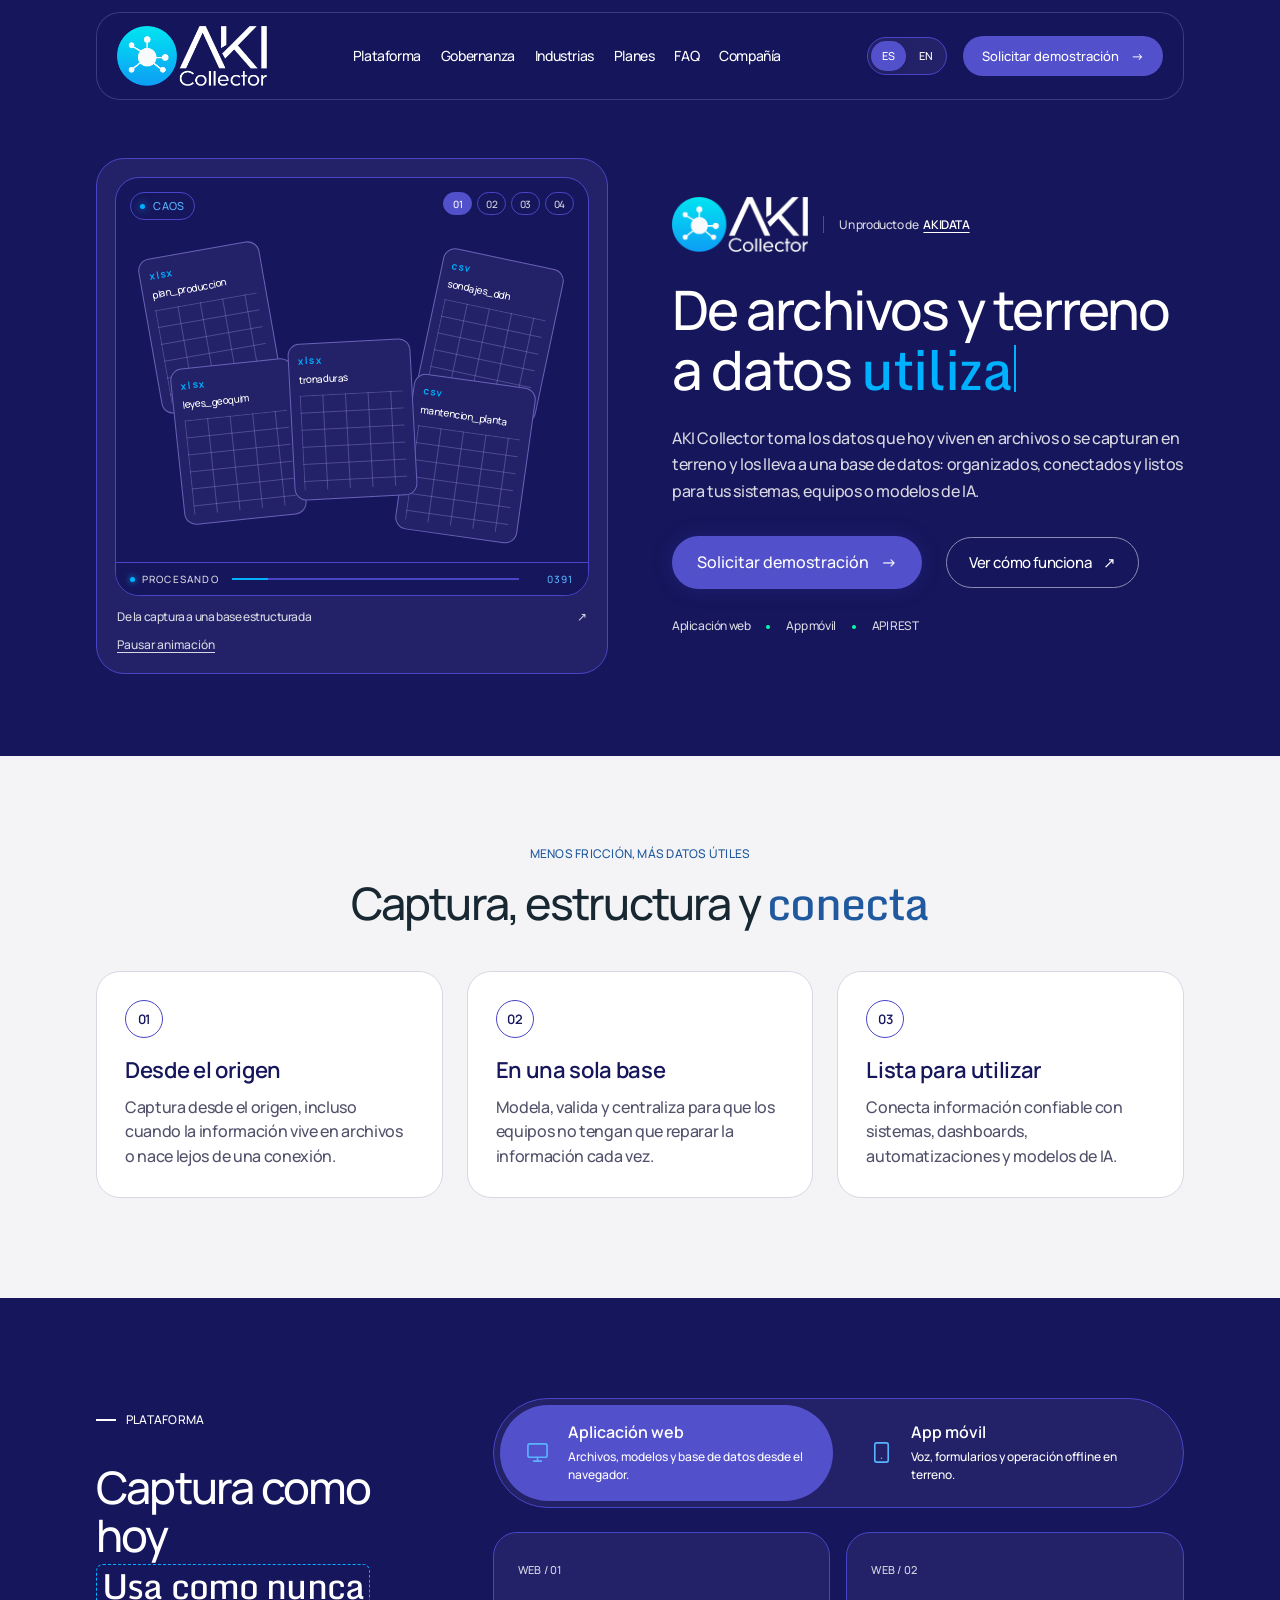
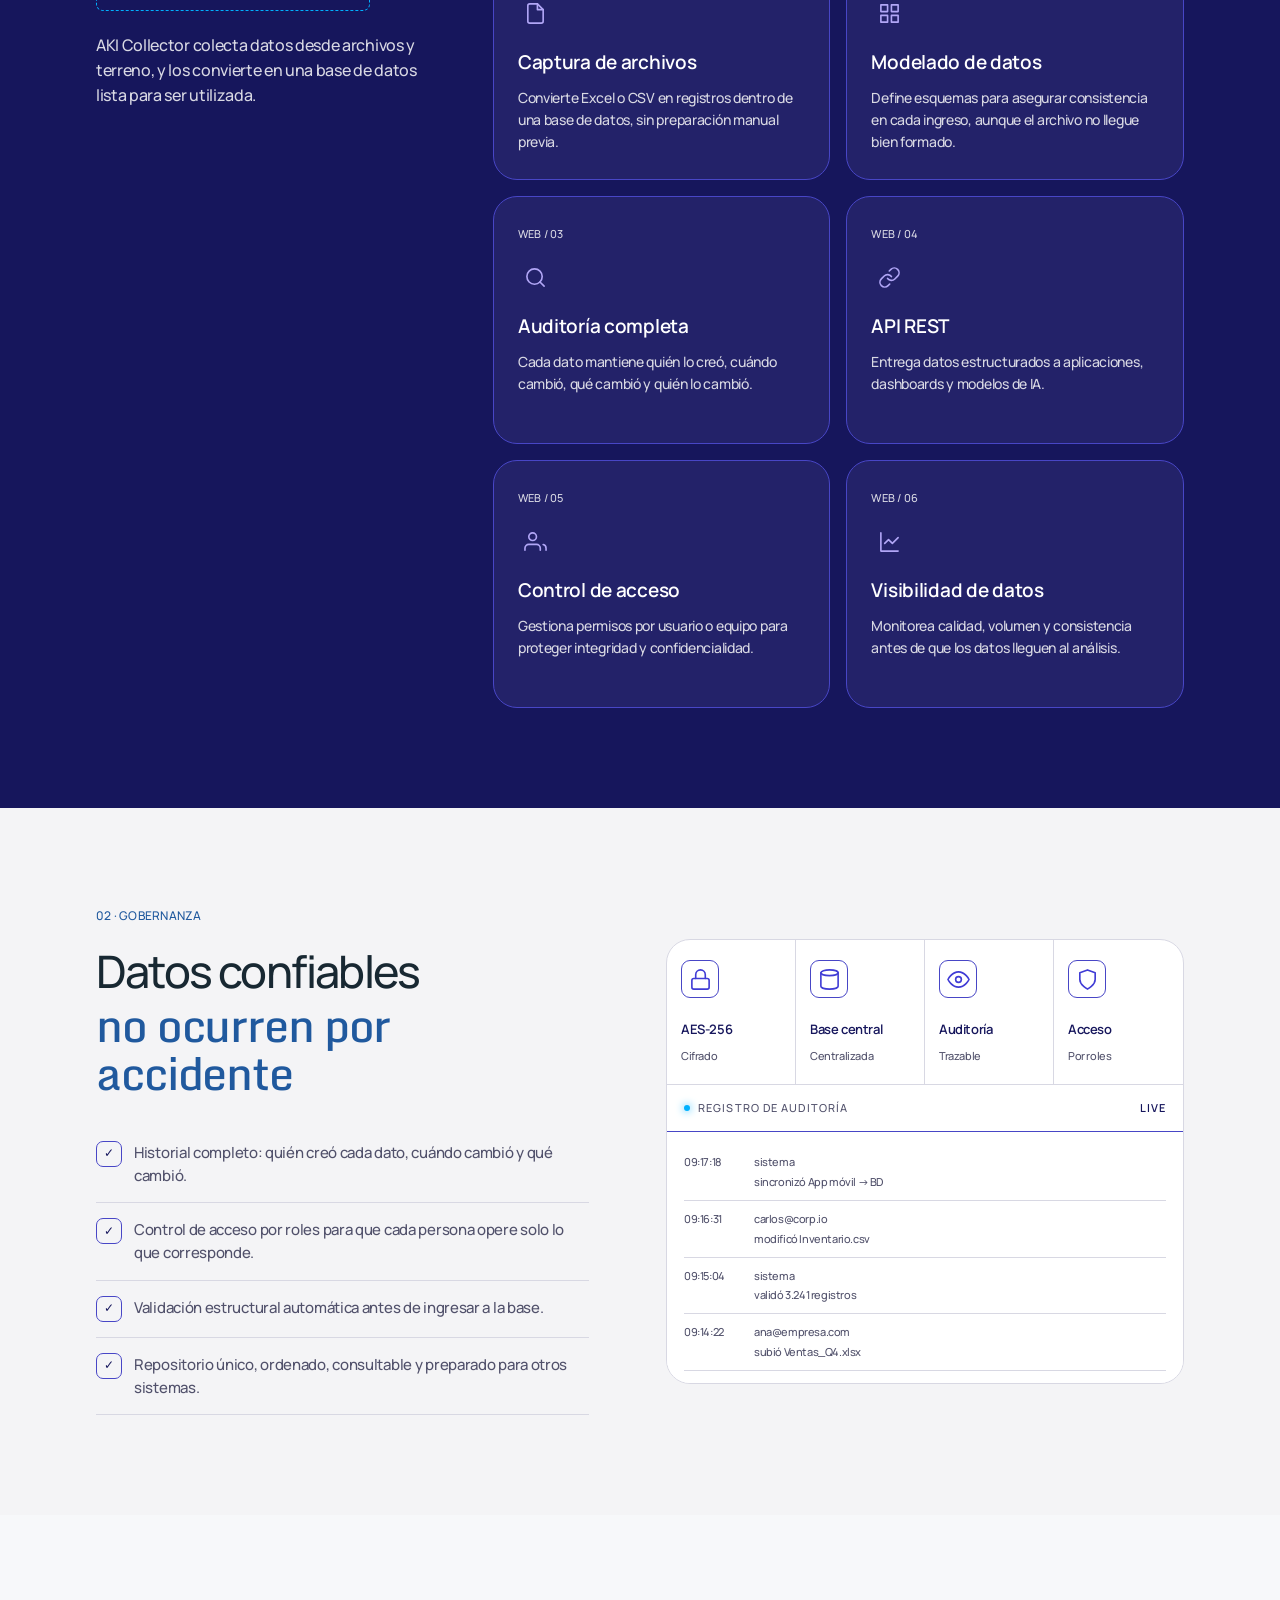
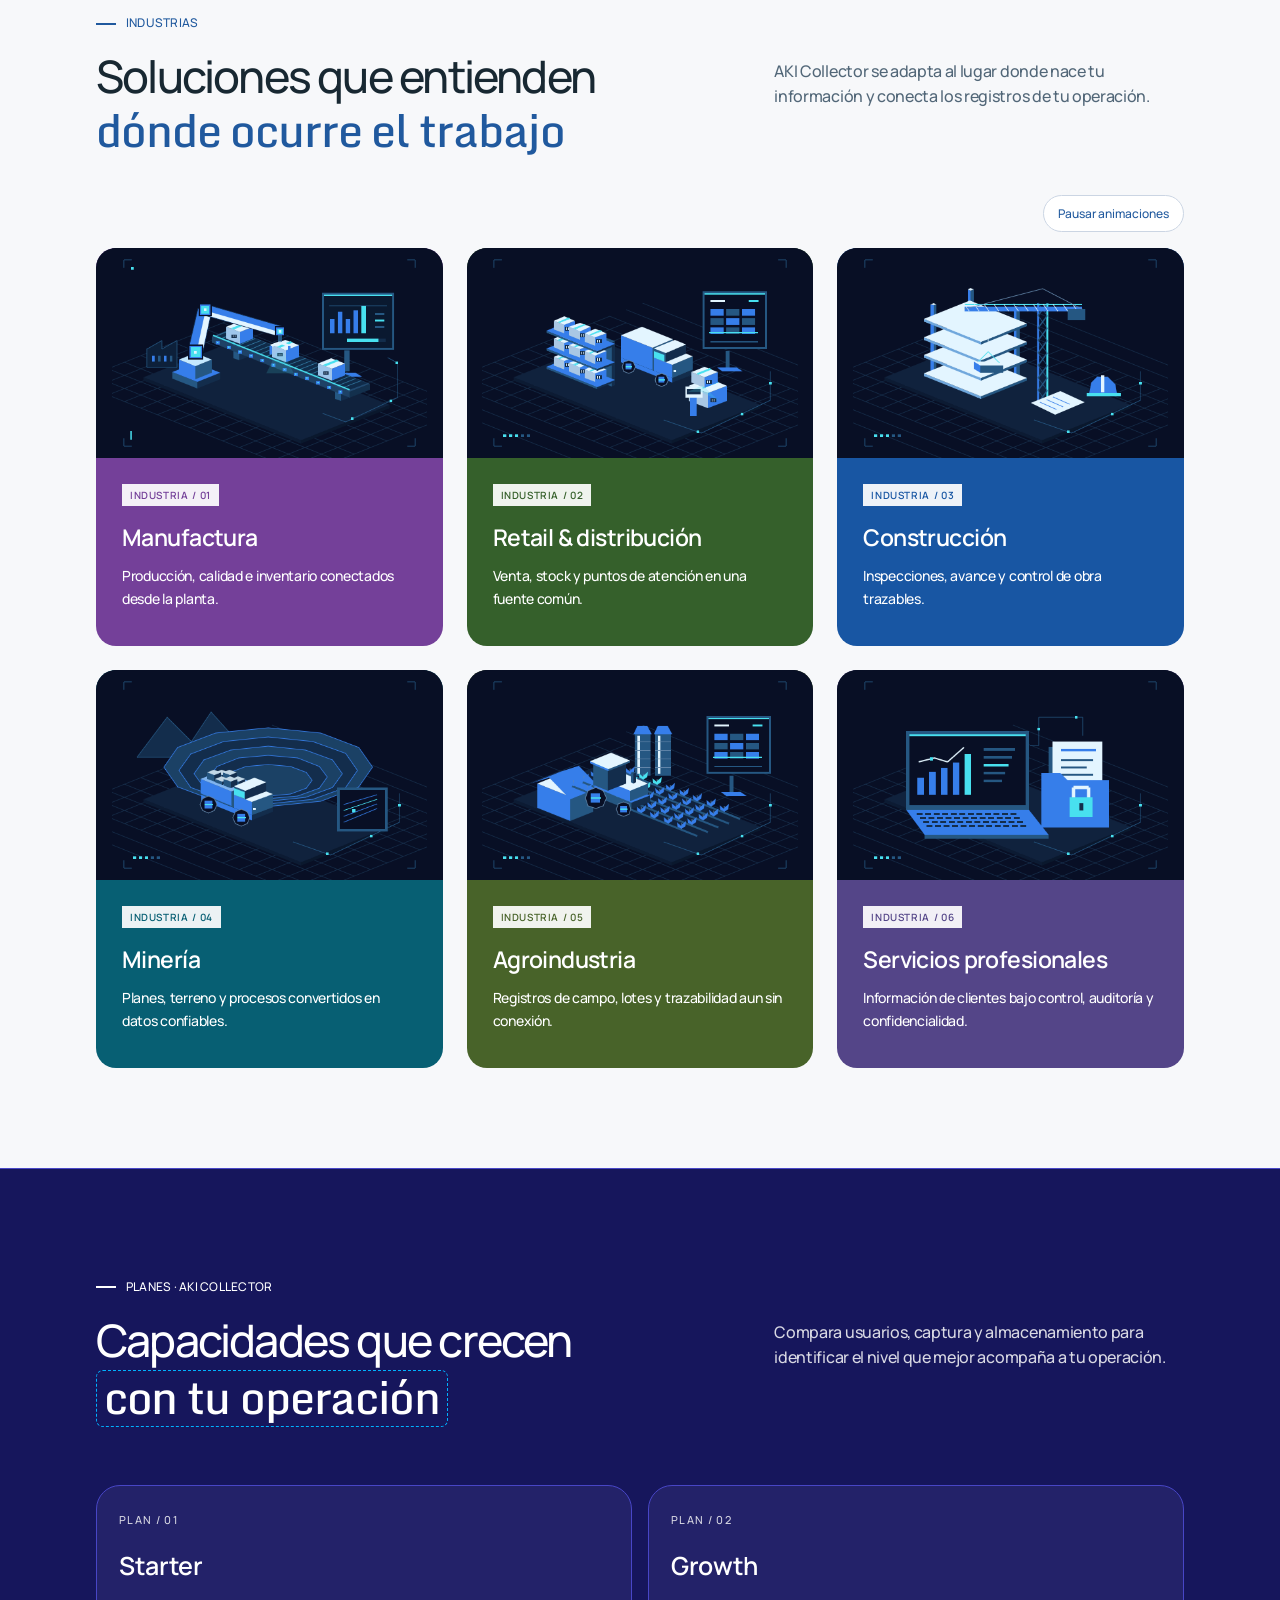
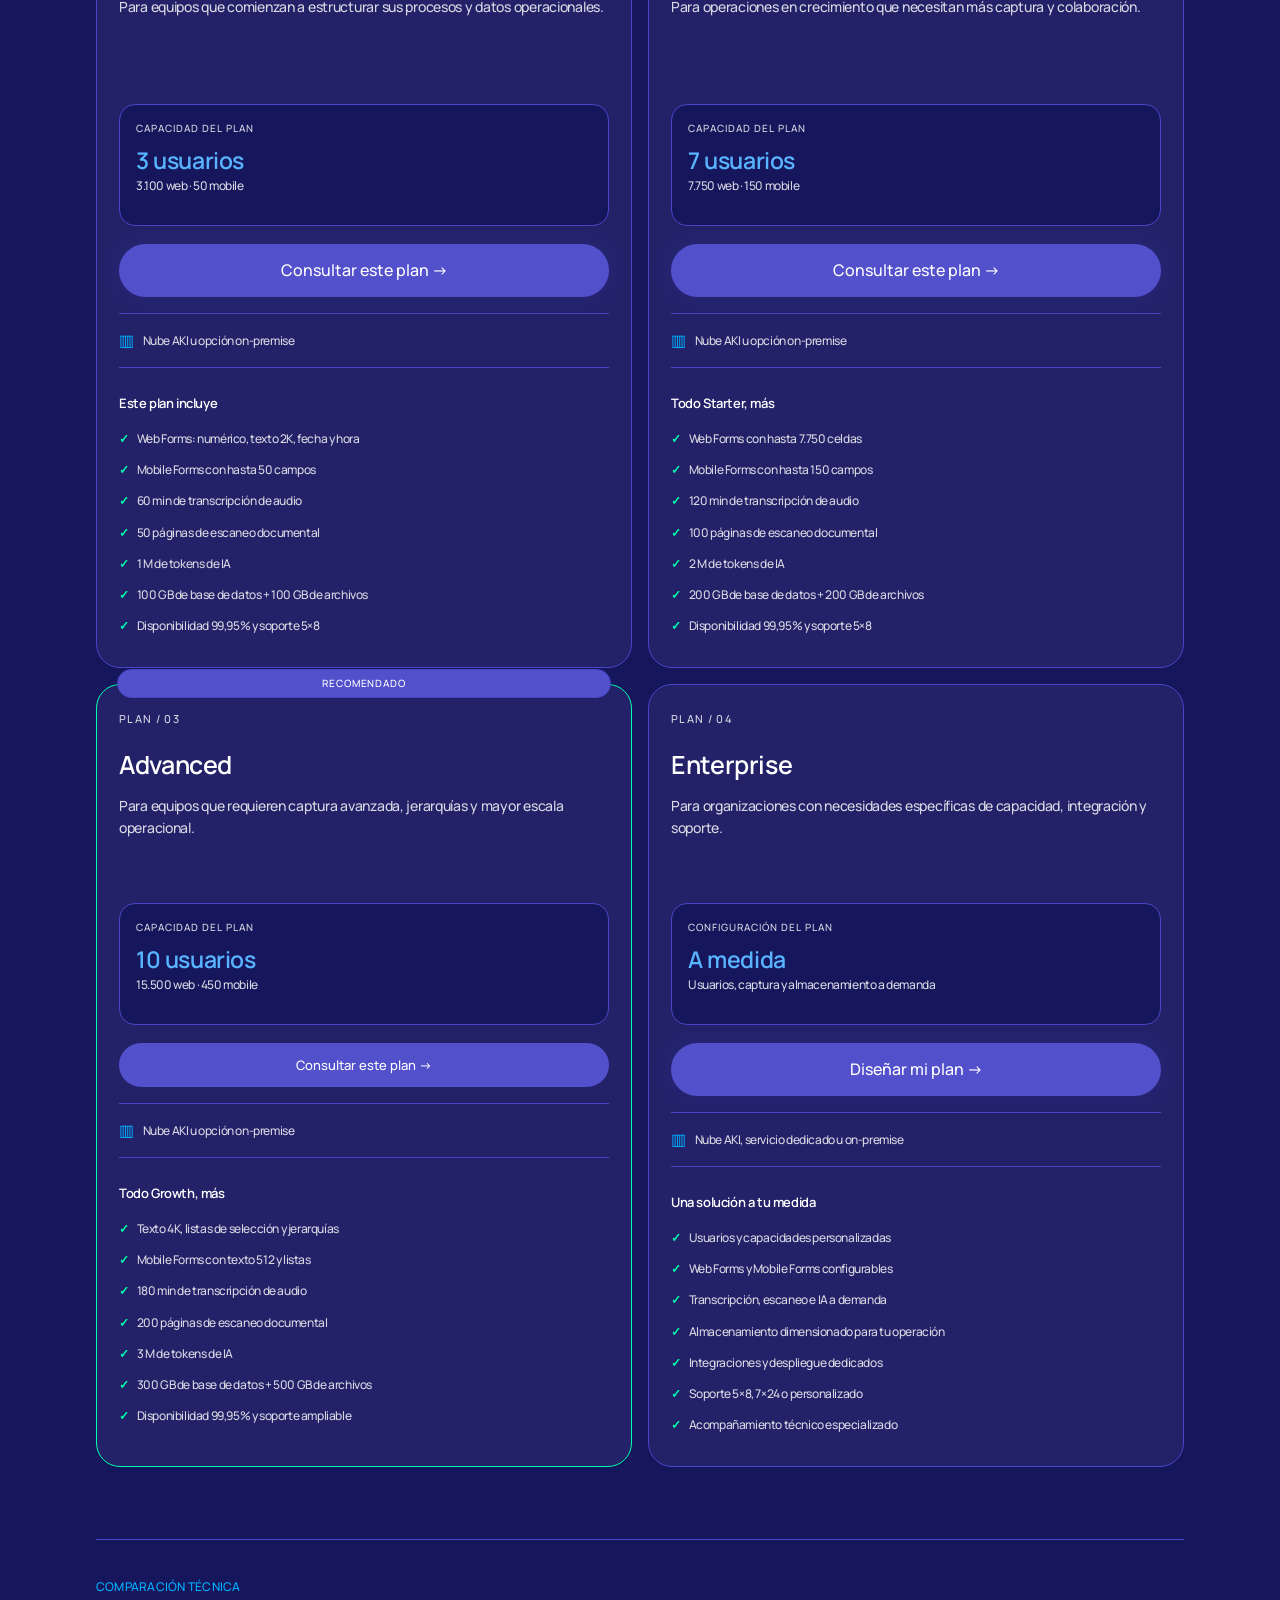
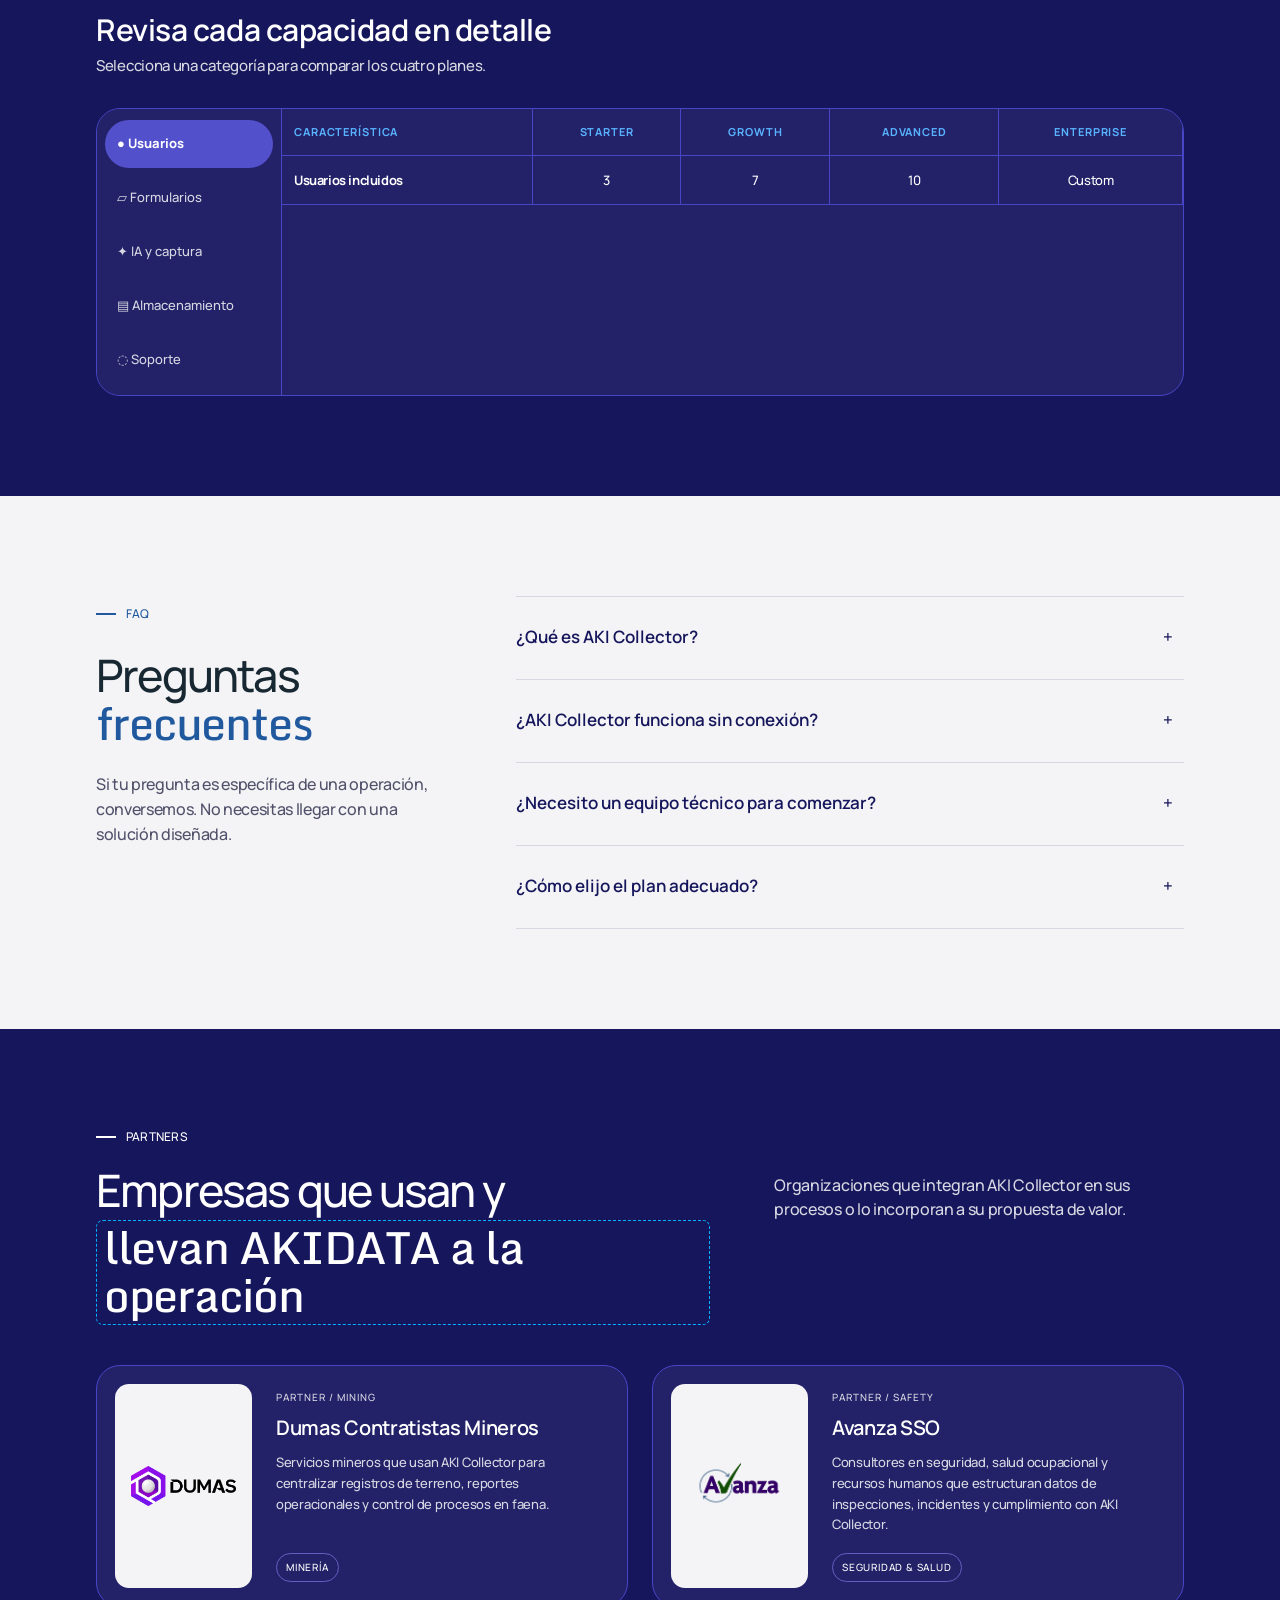
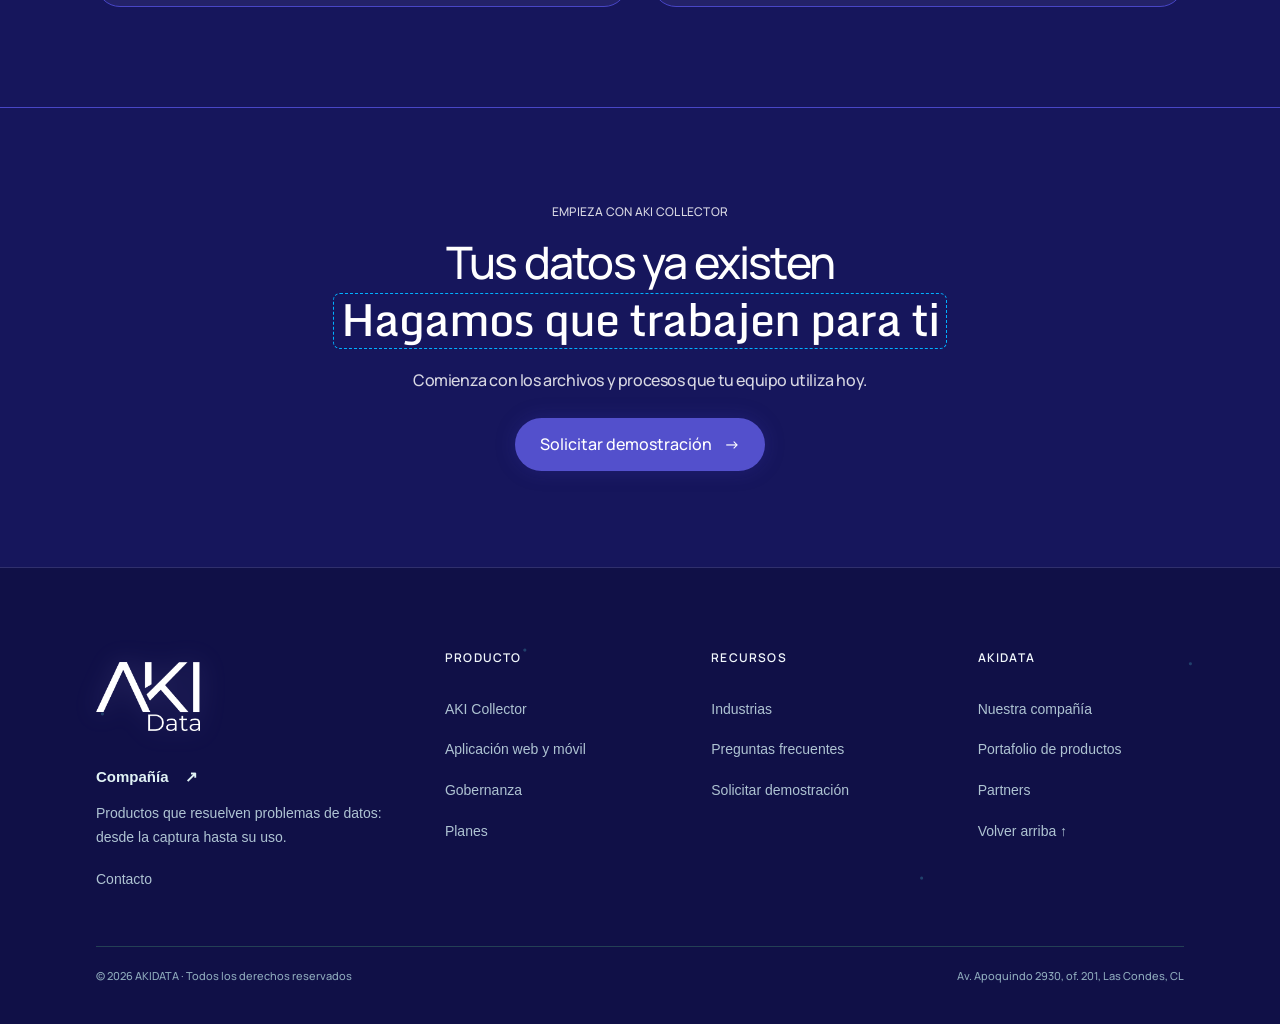
<file: index.html>
<!DOCTYPE html>
<!-- AKIDATA v21 · Product-first · DESIGN 4 / Impilo adaptation -->
<html lang="es" data-lang="es" data-theme="mixed" data-version="v21"><head><meta charset="UTF-8"/><meta name="viewport" content="width=device-width,initial-scale=1"/><title>AKI Collector — De archivos y terreno a datos utilizables</title><meta name="description" content="AKI Collector convierte archivos y registros de terreno en una base de datos estructurada. Aplicación web y móvil, captura offline, gobernanza y planes para tu operación."/><meta name="theme-color" content="#16165c"/><meta property="og:title" content="AKI Collector · AKIDATA"/><meta property="og:type" content="website"/><meta property="og:image" content="./assets/akidata-og.png"/><link rel="icon" href="./assets/collector-favicon.svg"/><link rel="stylesheet" href="./assets/site-base.css"/><link rel="stylesheet" href="./assets/site-v18.css"/><link rel="stylesheet" href="./assets/site-v19.css"/><link rel="stylesheet" href="./assets/site-v20.css"/><link rel="stylesheet" href="./assets/site-v21.css"/><link rel="stylesheet" href="./assets/industry-motion.css"/></head>
<body class="product-page"><a class="skip-link" href="#mainContent"><span class="es">Saltar al contenido</span><span class="en">Skip to content</span></a><nav class="site-nav" id="siteNav" aria-label="Navegación principal / Main navigation">
  <a class="product-brand" href="#home" aria-label="AKI Collector · Inicio / Home"><img src="./assets/logo-white.png" alt="AKI Collector" width="150" height="62"/></a>
  <ul class="nav-links">
    <li><a class="nav-link" href="#platform"><span class="es">Plataforma</span><span class="en">Platform</span></a></li>
    <li><a class="nav-link" href="#governance"><span class="es">Gobernanza</span><span class="en">Governance</span></a></li>
    <li><a class="nav-link" href="#industries"><span class="es">Industrias</span><span class="en">Industries</span></a></li>
    <li><a class="nav-link" href="#plans"><span class="es">Planes</span><span class="en">Plans</span></a></li>
    <li><a class="nav-link" href="#faq">FAQ</a></li>
    <li><a class="nav-link" href="./company.html"><span class="es">Compañía</span><span class="en">Company</span></a></li>
  </ul>
  <div class="nav-actions"><div class="lang-toggle" aria-label="Idioma / Language"><button type="button" data-set-lang="es" aria-pressed="true">ES</button><button type="button" data-set-lang="en" aria-pressed="false">EN</button></div><button class="button button-green" type="button" data-open-contact><span class="es">Solicitar demostración</span><span class="en">Request a demo</span> <span aria-hidden="true">→</span></button><button class="mobile-toggle" id="mobileToggle" type="button" aria-expanded="false" aria-controls="mobileMenu" aria-label="Abrir menú / Open menu"><span></span><span></span></button></div>
  <span class="nav-progress" aria-hidden="true"><span id="navProgress"></span></span>
</nav>
<div class="mobile-menu" id="mobileMenu" hidden><div class="mobile-menu-head"><img src="./assets/logo-white.png" alt="AKI Collector"/><button type="button" id="mobileClose" aria-label="Cerrar menú / Close menu">×</button></div><div class="mobile-menu-links"><a href="#platform"><span class="es">Plataforma</span><span class="en">Platform</span> →</a><a href="#governance"><span class="es">Gobernanza</span><span class="en">Governance</span> →</a><a href="#industries"><span class="es">Industrias</span><span class="en">Industries</span> →</a><a href="#plans"><span class="es">Planes</span><span class="en">Plans</span> →</a><a href="#faq"><span class="es">FAQ</span><span class="en">FAQ</span> →</a><a href="./company.html"><span class="es">Compañía · AKIDATA</span><span class="en">Company · AKIDATA</span> →</a><a href="#partners">Partners →</a></div><button class="button button-green" type="button" data-open-contact><span class="es">Solicitar demostración</span><span class="en">Request a demo</span> <span aria-hidden="true">→</span></button></div><main id="mainContent"><section class="product-hero dark-section" id="home"><div class="page-wide hero-layout"><div class="hero-message"><div class="product-signature"><img src="./assets/logo-white.png" alt="AKI Collector"/><span><span class="es">Un producto de</span><span class="en">A product by</span> <a href="./company.html">AKIDATA</a></span></div><h1><span class="es">De archivos y terreno <em>a datos <span class="typewriter-word is-resting" data-word="utilizables"><span class="typewriter-reserve" aria-hidden="true">utilizables</span><span class="typewriter-output" aria-hidden="true">utilizables</span><span class="typewriter-accessible">utilizables</span></span></em></span><span class="en">From files and field work <em>to <span class="typewriter-word is-resting" data-word="usable"><span class="typewriter-reserve" aria-hidden="true">usable</span><span class="typewriter-output" aria-hidden="true">usable</span><span class="typewriter-accessible">usable</span></span> data</em></span></h1><p><span class="es">AKI Collector toma los datos que hoy viven en archivos o se capturan en terreno y los lleva a una base de datos: organizados, conectados y listos para tus sistemas, equipos o modelos de IA.</span><span class="en">AKI Collector takes data that lives in files or is captured in the field and moves it into a database: organized, connected, and ready for your systems, teams, or AI models.</span></p><div class="hero-actions"><button class="button button-green" type="button" data-open-contact><span class="es">Solicitar demostración</span><span class="en">Request a demo</span> <span aria-hidden="true">→</span></button><a class="text-link" href="#platform"><span class="es">Ver cómo funciona</span><span class="en">See how it works</span> <span aria-hidden="true">↗</span></a></div><div class="hero-capabilities"><span><span class="es">Aplicación web</span><span class="en">Web application</span></span><span><span class="es">App móvil</span><span class="en">Mobile app</span></span><span>API REST</span></div></div><div class="product-showcase"><div class="hero-anim reveal" id="heroAnim" aria-hidden="true">
          <div class="ha-frame">
            <div class="ha-tag"><span class="dot"></span><span id="haTagText">caos</span></div>
            <div class="ha-timeline"><div class="ha-tl-step" data-step="0"><span>01</span></div><div class="ha-tl-step" data-step="1"><span>02</span></div><div class="ha-tl-step" data-step="2"><span>03</span></div><div class="ha-tl-step" data-step="3"><span>04</span></div></div>
            <div class="ha-stage phase-0">
              <div class="ha-files"><div class="ha-file f1"><span class="ha-file-ext">xlsx</span><span class="ha-file-name">plan_produccion</span><div class="ha-file-grid"></div></div><div class="ha-file f2"><span class="ha-file-ext">csv</span><span class="ha-file-name">sondajes_ddh</span><div class="ha-file-grid"></div></div><div class="ha-file f3"><span class="ha-file-ext">xlsx</span><span class="ha-file-name">leyes_geoquim</span><div class="ha-file-grid"></div></div><div class="ha-file f4"><span class="ha-file-ext">csv</span><span class="ha-file-name">mantencion_planta</span><div class="ha-file-grid"></div></div><div class="ha-file f5"><span class="ha-file-ext">xlsx</span><span class="ha-file-name">tronaduras</span><div class="ha-file-grid"></div></div></div>
              <div class="ha-cells"></div>
              <div class="ha-table"><div class="ha-table-head"><div>id</div><div>registro</div><div>valor</div><div>área</div></div><div class="ha-table-body" id="haTableBody"></div><div class="ha-scan"></div></div>
              <div class="ha-core"></div>
            </div>
            <div class="ha-status"><div class="ha-status-left"><span class="ha-dot"></span><span class="ha-mono"><span class="es">procesando</span><span class="en">processing</span></span></div><div class="ha-progress"><div class="ha-progress-fill" id="haProg"></div></div><div class="ha-mono ha-status-right" id="haCount">0000</div></div>
          </div>
        </div>
<div class="showcase-caption"><span class="es">De la captura a una base estructurada</span><span class="en">From capture to a structured database</span> <span aria-hidden="true">↗</span></div><button type="button" class="animation-toggle" id="animationToggle" aria-pressed="false"><span class="es">Pausar animación</span><span class="en">Pause animation</span></button></div></div></section>
<section class="section light-section outcomes-section" id="solutions"><div class="page-wide"><header class="center-heading"><span class="eyebrow"><span class="es">MENOS FRICCIÓN, MÁS DATOS ÚTILES</span><span class="en">LESS FRICTION, MORE USEFUL DATA</span></span><h2><span class="es">Captura, estructura y <em>conecta</em></span><span class="en">Capture, structure, and <em>connect</em></span></h2></header><div class="outcomes-grid"><article><span class="outcome-number">01</span><h3><span class="es">Desde el origen</span><span class="en">At the source</span></h3><p><span class="es">Captura desde el origen, incluso cuando la información vive en archivos o nace lejos de una conexión.</span><span class="en">Capture at the source, even when information lives in files or begins far from a connection.</span></p></article><article><span class="outcome-number">02</span><h3><span class="es">En una sola base</span><span class="en">In one database</span></h3><p><span class="es">Modela, valida y centraliza para que los equipos no tengan que reparar la información cada vez.</span><span class="en">Model, validate, and centralize so teams do not have to repair information every time.</span></p></article><article><span class="outcome-number">03</span><h3><span class="es">Lista para utilizar</span><span class="en">Ready to use</span></h3><p><span class="es">Conecta información confiable con sistemas, dashboards, automatizaciones y modelos de IA.</span><span class="en">Connect trusted information with systems, dashboards, automation, and AI models.</span></p></article></div></div></section>
<section class="section light-section platform-section" id="platform">
      <div class="page-wide platform-layout">
        <header class="platform-heading platform-sticky reveal"><div class="section-number"><span></span><b>01</b><small class="es">PLATAFORMA</small><small class="en">PLATFORM</small></div><h2 class="es">Captura como hoy <em>Usa como nunca</em></h2><h2 class="en">Capture as today <em>Use like never before</em></h2><p class="es">AKI Collector colecta datos desde archivos y terreno, y los convierte en una base de datos lista para ser utilizada.</p><p class="en">AKI Collector collects data from files and the field, and converts it into a database ready to be used.</p></header>

        <div class="platform-content">
        <div class="platform-tabs reveal" role="tablist" aria-label="Aplicaciones / Applications">
          <button class="platform-tab active" id="platformTabWeb" type="button" role="tab" aria-selected="true" aria-controls="panel-web" data-platform-tab="web"><span class="icon-box"><svg viewBox="0 0 24 24"><rect x="2" y="3" width="20" height="14" rx="2"/><path d="M8 21h8M12 17v4"/></svg></span><span><strong class="es">Aplicación web</strong><strong class="en">Web application</strong><small class="es">Archivos, modelos y base de datos desde el navegador.</small><small class="en">Files, models, and database from the browser.</small></span><b aria-hidden="true">→</b></button>
          <button class="platform-tab" id="platformTabMobile" type="button" role="tab" aria-selected="false" aria-controls="panel-mobile" data-platform-tab="mobile" tabindex="-1"><span class="icon-box"><svg viewBox="0 0 24 24"><rect x="5" y="2" width="14" height="20" rx="2"/><line x1="12" y1="18" x2="12.01" y2="18"/></svg></span><span><strong class="es">App móvil</strong><strong class="en">Mobile app</strong><small class="es">Voz, formularios y operación offline en terreno.</small><small class="en">Voice, forms, and offline field operation.</small></span><b aria-hidden="true">→</b></button>
        </div>

        <div class="feature-panel feature-grid" id="panel-web" role="tabpanel" aria-labelledby="platformTabWeb">
          <article class="feature-card reveal"><span class="feature-code">WEB / 01</span><div class="feature-icon"><svg viewBox="0 0 24 24"><path d="M14 2H6a2 2 0 00-2 2v16a2 2 0 002 2h12a2 2 0 002-2V8z"/><polyline points="14 2 14 8 20 8"/></svg></div><h3 class="es">Captura de archivos</h3><h3 class="en">File capture</h3><p class="es">Convierte Excel o CSV en registros dentro de una base de datos, sin preparación manual previa.</p><p class="en">Turn Excel or CSV files into database records without prior manual preparation.</p></article>
          <article class="feature-card reveal"><span class="feature-code">WEB / 02</span><div class="feature-icon"><svg viewBox="0 0 24 24"><rect x="3" y="3" width="7" height="7"/><rect x="14" y="3" width="7" height="7"/><rect x="14" y="14" width="7" height="7"/><rect x="3" y="14" width="7" height="7"/></svg></div><h3 class="es">Modelado de datos</h3><h3 class="en">Data modeling</h3><p class="es">Define esquemas para asegurar consistencia en cada ingreso, aunque el archivo no llegue bien formado.</p><p class="en">Define schemas to ensure consistency in every input, even when files arrive poorly formed.</p></article>
          <article class="feature-card reveal"><span class="feature-code">WEB / 03</span><div class="feature-icon"><svg viewBox="0 0 24 24"><circle cx="11" cy="11" r="8"/><line x1="21" y1="21" x2="16.65" y2="16.65"/></svg></div><h3 class="es">Auditoría completa</h3><h3 class="en">Full audit trail</h3><p class="es">Cada dato mantiene quién lo creó, cuándo cambió, qué cambió y quién lo cambió.</p><p class="en">Every data point keeps who created it, when it changed, what changed, and who changed it.</p></article>
          <article class="feature-card reveal"><span class="feature-code">WEB / 04</span><div class="feature-icon"><svg viewBox="0 0 24 24"><path d="M10 13a5 5 0 007.54.54l3-3a5 5 0 00-7.07-7.07l-1.72 1.71"/><path d="M14 11a5 5 0 00-7.54-.54l-3 3a5 5 0 007.07 7.07l1.71-1.71"/></svg></div><h3>API REST</h3><p class="es">Entrega datos estructurados a aplicaciones, dashboards y modelos de IA.</p><p class="en">Deliver structured data to applications, dashboards, and AI models.</p></article>
          <article class="feature-card reveal"><span class="feature-code">WEB / 05</span><div class="feature-icon"><svg viewBox="0 0 24 24"><path d="M17 21v-2a4 4 0 00-4-4H5a4 4 0 00-4 4v2"/><circle cx="9" cy="7" r="4"/><path d="M23 21v-2a4 4 0 00-3-3.87"/></svg></div><h3 class="es">Control de acceso</h3><h3 class="en">Access control</h3><p class="es">Gestiona permisos por usuario o equipo para proteger integridad y confidencialidad.</p><p class="en">Manage permissions by user or team to protect integrity and confidentiality.</p></article>
          <article class="feature-card reveal"><span class="feature-code">WEB / 06</span><div class="feature-icon"><svg viewBox="0 0 24 24"><path d="M3 3v19h18"/><path d="M7 14l4-4 4 4 6-6"/></svg></div><h3 class="es">Visibilidad de datos</h3><h3 class="en">Data visibility</h3><p class="es">Monitorea calidad, volumen y consistencia antes de que los datos lleguen al análisis.</p><p class="en">Monitor quality, volume, and consistency before data reaches analytics.</p></article>
        </div>

        <div class="feature-panel feature-grid" id="panel-mobile" role="tabpanel" aria-labelledby="platformTabMobile" hidden>
          <article class="feature-card"><span class="feature-code">MOB / 01</span><div class="feature-icon"><svg viewBox="0 0 24 24"><path d="M12 2a3 3 0 00-3 3v7a3 3 0 006 0V5a3 3 0 00-3-3z"/><path d="M19 10v2a7 7 0 01-14 0v-2M12 19v4M8 23h8"/></svg></div><h3 class="es">Captura en terreno</h3><h3 class="en">Field capture</h3><p class="es">Registra datos directamente desde el origen de la operación y evita pérdida o retraso.</p><p class="en">Record data directly at the operational source and avoid loss or delay.</p></article>
          <article class="feature-card"><span class="feature-code">MOB / 02</span><div class="feature-icon"><svg viewBox="0 0 24 24"><path d="M12 2a3 3 0 00-3 3v7a3 3 0 006 0V5a3 3 0 00-3-3z"/><path d="M19 10v2a7 7 0 01-14 0v-2"/></svg></div><h3 class="es">Entrada por voz con IA</h3><h3 class="en">AI voice input</h3><p class="es">Describe lo que ocurre y AKI lo transforma en datos estructurados según el esquema.</p><p class="en">Describe what happens and AKI turns it into structured data according to the schema.</p></article>
          <article class="feature-card"><span class="feature-code">MOB / 03</span><div class="feature-icon"><svg viewBox="0 0 24 24"><path d="M1 9l2-2 2 2M5 7v3a4 4 0 004 4h6M23 15l-2 2-2-2M19 17v-3a4 4 0 00-4-4H9"/></svg></div><h3 class="es">Operación offline</h3><h3 class="en">Offline operation</h3><p class="es">Captura sin conexión y sincroniza cuando vuelve la señal, incluso en zonas remotas.</p><p class="en">Capture without a connection and sync when the signal returns, even in remote areas.</p></article>
          <article class="feature-card"><span class="feature-code">MOB / 04</span><div class="feature-icon"><svg viewBox="0 0 24 24"><path d="M22 11.08V12a10 10 0 11-5.93-9.14"/><polyline points="22 4 12 14.01 9 11.01"/></svg></div><h3 class="es">Validación en origen</h3><h3 class="en">Source validation</h3><p class="es">Evita que errores o inconsistencias lleguen a la base de datos central.</p><p class="en">Prevent errors or inconsistencies from reaching the central database.</p></article>
          <article class="feature-card"><span class="feature-code">MOB / 05</span><div class="feature-icon"><svg viewBox="0 0 24 24"><path d="M18 8A6 6 0 006 8c0 7-3 9-3 9h18s-3-2-3-9"/><path d="M13.73 21a2 2 0 01-3.46 0"/></svg></div><h3 class="es">Sincronización automática</h3><h3 class="en">Automatic sync</h3><p class="es">Envía los registros al sistema central cuando hay conexión, sin pasos manuales.</p><p class="en">Send records to the central system when connected, without manual steps.</p></article>
          <article class="feature-card"><span class="feature-code">MOB / 06</span><div class="feature-icon"><svg viewBox="0 0 24 24"><path d="M21 16V8a2 2 0 00-1-1.73l-7-4a2 2 0 00-2 0l-7 4A2 2 0 003 8v8a2 2 0 001 1.73l7 4a2 2 0 002 0l7-4A2 2 0 0021 16z"/><line x1="12" y1="22" x2="12" y2="12"/></svg></div><h3 class="es">Contexto de captura</h3><h3 class="en">Capture context</h3><p class="es">Agrega imágenes, archivos o ubicación GPS para conservar la situación completa.</p><p class="en">Add images, files, or GPS location to preserve the complete situation.</p></article>
        </div>
        </div>
      </div>
    </section>
<section class="section dark-section governance-section" id="governance">
      <div class="page-wide governance-grid">
        <div class="governance-copy reveal"><span class="section-dark-number"><span class="es">02 · GOBERNANZA</span><span class="en">02 · GOVERNANCE</span></span><h2 class="es">Datos confiables <em>no ocurren por accidente</em></h2><h2 class="en">Reliable data <em>does not happen by accident</em></h2><ul class="governance-list"><li><span>✓</span><p class="es">Historial completo: quién creó cada dato, cuándo cambió y qué cambió.</p><p class="en">Complete history: who created each data point, when it changed, and what changed.</p></li><li><span>✓</span><p class="es">Control de acceso por roles para que cada persona opere solo lo que corresponde.</p><p class="en">Role-based access so each person only operates what they are assigned.</p></li><li><span>✓</span><p class="es">Validación estructural automática antes de ingresar a la base.</p><p class="en">Automatic structural validation before entering the database.</p></li><li><span>✓</span><p class="es">Repositorio único, ordenado, consultable y preparado para otros sistemas.</p><p class="en">A single, ordered, queryable repository ready for other systems.</p></li></ul></div>
        <div class="governance-console reveal">
          <div class="trust-grid"><div><span class="trust-icon"><svg viewBox="0 0 24 24"><rect x="3" y="11" width="18" height="11" rx="2"/><path d="M7 11V7a5 5 0 0110 0v4"/></svg></span><strong>AES-256</strong><small class="es">Cifrado</small><small class="en">Encrypted</small></div><div><span class="trust-icon"><svg viewBox="0 0 24 24"><ellipse cx="12" cy="5" rx="9" ry="3"/><path d="M3 5v14c0 1.66 4 3 9 3s9-1.34 9-3V5"/></svg></span><strong class="es">Base central</strong><strong class="en">Central database</strong><small class="es">Centralizada</small><small class="en">Centralized</small></div><div><span class="trust-icon"><svg viewBox="0 0 24 24"><path d="M1 12s4-8 11-8 11 8 11 8-4 8-11 8-11-8-11-8z"/><circle cx="12" cy="12" r="3"/></svg></span><strong class="es">Auditoría</strong><strong class="en">Audit</strong><small class="es">Trazable</small><small class="en">Traceable</small></div><div><span class="trust-icon"><svg viewBox="0 0 24 24"><path d="M12 22s8-4 8-10V5l-8-3-8 3v7c0 6 8 10 8 10z"/></svg></span><strong class="es">Acceso</strong><strong class="en">Access</strong><small class="es">Por roles</small><small class="en">Role-based</small></div></div>
          <div class="audit-box"><div class="audit-head"><span><i></i><span class="es">Registro de auditoría</span><span class="en">Audit trail</span></span><b>LIVE</b></div><div class="audit-feed" id="auditFeed"></div></div>
        </div>
      </div>
    </section>
<section class="section light-section industries-section" id="industries">
      <div class="page-wide">
        <header class="section-header left-header scroll-drift reveal">
          <div class="section-number"><span></span><b>03</b><small class="es">INDUSTRIAS</small><small class="en">INDUSTRIES</small></div>
          <h2 class="es">Soluciones que entienden <em>dónde ocurre el trabajo</em></h2>
          <h2 class="en">Solutions that understand <em>where the work happens</em></h2>
          <p class="es">AKI Collector se adapta al lugar donde nace tu información y conecta los registros de tu operación.</p>
          <p class="en">AKI Collector adapts to where your information originates and connects your operational records.</p>
        </header>

        <div class="industry-motion-toolbar" hidden><button class="industry-motion-toggle" type="button" aria-pressed="false" aria-controls="industryCards"><span class="motion-pause"><span class="es">Pausar animaciones</span><span class="en">Pause animations</span></span><span class="motion-start"><span class="es">Reproducir animaciones</span><span class="en">Play animations</span></span></button></div>
        <div class="industry-table-scene reveal">
          <div class="industry-stories" id="industryCards">
            <article class="industry-story industry-manufacturing"><div class="industry-media"><img src="./assets/industry-manufacturing-pixel.webp" data-industry-poster="./assets/industry-manufacturing-pixel.webp" data-industry-motion="./assets/industry-manufacturing-pixel.gif" alt="" width="960" height="640" loading="lazy" decoding="async"/></div><div class="industry-story-body"><span class="industry-label"><span class="es">INDUSTRIA</span><span class="en">INDUSTRY</span> / 01</span><h3 class="es">Manufactura</h3><h3 class="en">Manufacturing</h3><p class="es">Producción, calidad e inventario conectados desde la planta.</p><p class="en">Production, quality, and inventory connected from the plant.</p></div></article>
            <article class="industry-story industry-retail"><div class="industry-media"><img src="./assets/industry-retail-pixel.webp" data-industry-poster="./assets/industry-retail-pixel.webp" data-industry-motion="./assets/industry-retail-pixel.gif" alt="" width="960" height="640" loading="lazy" decoding="async"/></div><div class="industry-story-body"><span class="industry-label"><span class="es">INDUSTRIA</span><span class="en">INDUSTRY</span> / 02</span><h3>Retail &amp; <span class="es">distribución</span><span class="en">distribution</span></h3><p class="es">Venta, stock y puntos de atención en una fuente común.</p><p class="en">Sales, stock, and service points in one common source.</p></div></article>
            <article class="industry-story industry-construction"><div class="industry-media"><img src="./assets/industry-construction-pixel.webp" data-industry-poster="./assets/industry-construction-pixel.webp" data-industry-motion="./assets/industry-construction-pixel.gif" alt="" width="960" height="640" loading="lazy" decoding="async"/></div><div class="industry-story-body"><span class="industry-label"><span class="es">INDUSTRIA</span><span class="en">INDUSTRY</span> / 03</span><h3 class="es">Construcción</h3><h3 class="en">Construction</h3><p class="es">Inspecciones, avance y control de obra trazables.</p><p class="en">Traceable inspections, progress, and site control.</p></div></article>
            <article class="industry-story industry-mining"><div class="industry-media"><img src="./assets/industry-mining-pixel.webp" data-industry-poster="./assets/industry-mining-pixel.webp" data-industry-motion="./assets/industry-mining-pixel.gif" alt="" width="960" height="640" loading="lazy" decoding="async"/></div><div class="industry-story-body"><span class="industry-label"><span class="es">INDUSTRIA</span><span class="en">INDUSTRY</span> / 04</span><h3 class="es">Minería</h3><h3 class="en">Mining</h3><p class="es">Planes, terreno y procesos convertidos en datos confiables.</p><p class="en">Plans, field work, and processes turned into trusted data.</p></div></article>
            <article class="industry-story industry-agriculture"><div class="industry-media"><img src="./assets/industry-agriculture-pixel.webp" data-industry-poster="./assets/industry-agriculture-pixel.webp" data-industry-motion="./assets/industry-agriculture-pixel.gif" alt="" width="960" height="640" loading="lazy" decoding="async"/></div><div class="industry-story-body"><span class="industry-label"><span class="es">INDUSTRIA</span><span class="en">INDUSTRY</span> / 05</span><h3 class="es">Agroindustria</h3><h3 class="en">Agribusiness</h3><p class="es">Registros de campo, lotes y trazabilidad aun sin conexión.</p><p class="en">Field records, lots, and traceability even without connectivity.</p></div></article>
            <article class="industry-story industry-services"><div class="industry-media"><img src="./assets/industry-services-pixel.webp" data-industry-poster="./assets/industry-services-pixel.webp" data-industry-motion="./assets/industry-services-pixel.gif" alt="" width="960" height="640" loading="lazy" decoding="async"/></div><div class="industry-story-body"><span class="industry-label"><span class="es">INDUSTRIA</span><span class="en">INDUSTRY</span> / 06</span><h3 class="es">Servicios profesionales</h3><h3 class="en">Professional services</h3><p class="es">Información de clientes bajo control, auditoría y confidencialidad.</p><p class="en">Client information under control, audit, and confidentiality.</p></div></article>
          </div>
        </div>
      </div>
    </section>
<section class="section dark-section plans-section" id="plans">
      <div class="page-wide">
        <header class="section-header plans-heading scroll-drift reveal"><div class="section-number"><span></span><b>04</b><small class="es">PLANES · AKI COLLECTOR</small><small class="en">PLANS · AKI COLLECTOR</small></div><h2 class="es">Capacidades que crecen <em>con tu operación</em></h2><h2 class="en">Capabilities that grow <em>with your operation</em></h2><p class="es">Compara usuarios, captura y almacenamiento para identificar el nivel que mejor acompaña a tu operación.</p><p class="en">Compare users, capture, and storage to identify the level that best supports your operation.</p></header>
        <div class="plan-grid">
          <article class="plan-card reveal"><span class="plan-code">PLAN / 01</span><h3>Starter</h3><p class="es">Para equipos que comienzan a estructurar sus procesos y datos operacionales.</p><p class="en">For teams starting to structure their operational processes and data.</p><div class="plan-capacity"><small class="es">CAPACIDAD DEL PLAN</small><small class="en">PLAN CAPACITY</small><strong><span class="es">3 usuarios</span><span class="en">3 users</span></strong><span>3.100 web · 50 mobile</span></div><button type="button" class="plan-button" data-open-contact><span class="es">Consultar este plan</span><span class="en">Ask about this plan</span> →</button><div class="plan-deployment"><span aria-hidden="true">▥</span><span class="es">Nube AKI u opción on-premise</span><span class="en">AKI cloud or on-premise option</span></div><h4 class="es">Este plan incluye</h4><h4 class="en">This plan includes</h4><ul><li><span class="es">Web Forms: numérico, texto 2K, fecha y hora</span><span class="en">Web Forms: numeric, 2K text, date and time</span></li><li><span class="es">Mobile Forms con hasta 50 campos</span><span class="en">Mobile Forms with up to 50 fields</span></li><li><span class="es">60 min de transcripción de audio</span><span class="en">60 min of audio transcription</span></li><li><span class="es">50 páginas de escaneo documental</span><span class="en">50 pages of document scanning</span></li><li><span class="es">1 M de tokens de IA</span><span class="en">1 M AI tokens</span></li><li><span class="es">100 GB de base de datos + 100 GB de archivos</span><span class="en">100 GB database + 100 GB files</span></li><li><span class="es">Disponibilidad 99,95% y soporte 5×8</span><span class="en">99.95% availability and 5×8 support</span></li></ul></article>
          <article class="plan-card reveal"><span class="plan-code">PLAN / 02</span><h3>Growth</h3><p class="es">Para operaciones en crecimiento que necesitan más captura y colaboración.</p><p class="en">For growing operations requiring more capture and collaboration.</p><div class="plan-capacity"><small class="es">CAPACIDAD DEL PLAN</small><small class="en">PLAN CAPACITY</small><strong><span class="es">7 usuarios</span><span class="en">7 users</span></strong><span>7.750 web · 150 mobile</span></div><button type="button" class="plan-button" data-open-contact><span class="es">Consultar este plan</span><span class="en">Ask about this plan</span> →</button><div class="plan-deployment"><span aria-hidden="true">▥</span><span class="es">Nube AKI u opción on-premise</span><span class="en">AKI cloud or on-premise option</span></div><h4 class="es">Todo Starter, más</h4><h4 class="en">Everything in Starter, plus</h4><ul><li><span class="es">Web Forms con hasta 7.750 celdas</span><span class="en">Web Forms with up to 7,750 cells</span></li><li><span class="es">Mobile Forms con hasta 150 campos</span><span class="en">Mobile Forms with up to 150 fields</span></li><li><span class="es">120 min de transcripción de audio</span><span class="en">120 min of audio transcription</span></li><li><span class="es">100 páginas de escaneo documental</span><span class="en">100 pages of document scanning</span></li><li><span class="es">2 M de tokens de IA</span><span class="en">2 M AI tokens</span></li><li><span class="es">200 GB de base de datos + 200 GB de archivos</span><span class="en">200 GB database + 200 GB files</span></li><li><span class="es">Disponibilidad 99,95% y soporte 5×8</span><span class="en">99.95% availability and 5×8 support</span></li></ul></article>
          <article class="plan-card plan-featured reveal"><span class="plan-badge es">RECOMENDADO</span><span class="plan-badge en">RECOMMENDED</span><span class="plan-code">PLAN / 03</span><h3>Advanced</h3><p class="es">Para equipos que requieren captura avanzada, jerarquías y mayor escala operacional.</p><p class="en">For teams requiring advanced capture, hierarchies, and greater operational scale.</p><div class="plan-capacity"><small class="es">CAPACIDAD DEL PLAN</small><small class="en">PLAN CAPACITY</small><strong><span class="es">10 usuarios</span><span class="en">10 users</span></strong><span>15.500 web · 450 mobile</span></div><button type="button" class="plan-button" data-open-contact><span class="es">Consultar este plan</span><span class="en">Ask about this plan</span> →</button><div class="plan-deployment"><span aria-hidden="true">▥</span><span class="es">Nube AKI u opción on-premise</span><span class="en">AKI cloud or on-premise option</span></div><h4 class="es">Todo Growth, más</h4><h4 class="en">Everything in Growth, plus</h4><ul><li><span class="es">Texto 4K, listas de selección y jerarquías</span><span class="en">4K text, selection lists, and hierarchies</span></li><li><span class="es">Mobile Forms con texto 512 y listas</span><span class="en">Mobile Forms with 512 text and lists</span></li><li><span class="es">180 min de transcripción de audio</span><span class="en">180 min of audio transcription</span></li><li><span class="es">200 páginas de escaneo documental</span><span class="en">200 pages of document scanning</span></li><li><span class="es">3 M de tokens de IA</span><span class="en">3 M AI tokens</span></li><li><span class="es">300 GB de base de datos + 500 GB de archivos</span><span class="en">300 GB database + 500 GB files</span></li><li><span class="es">Disponibilidad 99,95% y soporte ampliable</span><span class="en">99.95% availability and extendable support</span></li></ul></article>
          <article class="plan-card reveal"><span class="plan-code">PLAN / 04</span><h3>Enterprise</h3><p class="es">Para organizaciones con necesidades específicas de capacidad, integración y soporte.</p><p class="en">For organizations with specific capacity, integration, and support needs.</p><div class="plan-capacity"><small class="es">CONFIGURACIÓN DEL PLAN</small><small class="en">PLAN CONFIGURATION</small><strong><span class="es">A medida</span><span class="en">Custom</span></strong><span class="es">Usuarios, captura y almacenamiento a demanda</span><span class="en">Users, capture, and storage on demand</span></div><button type="button" class="plan-button" data-open-contact><span class="es">Diseñar mi plan</span><span class="en">Design my plan</span> →</button><div class="plan-deployment"><span aria-hidden="true">▥</span><span class="es">Nube AKI, servicio dedicado u on-premise</span><span class="en">AKI cloud, dedicated service, or on-premise</span></div><h4 class="es">Una solución a tu medida</h4><h4 class="en">A solution shaped for you</h4><ul><li><span class="es">Usuarios y capacidades personalizadas</span><span class="en">Custom users and capacities</span></li><li><span class="es">Web Forms y Mobile Forms configurables</span><span class="en">Configurable Web Forms and Mobile Forms</span></li><li><span class="es">Transcripción, escaneo e IA a demanda</span><span class="en">Transcription, scanning, and AI on demand</span></li><li><span class="es">Almacenamiento dimensionado para tu operación</span><span class="en">Storage sized for your operation</span></li><li><span class="es">Integraciones y despliegue dedicados</span><span class="en">Dedicated integrations and deployment</span></li><li><span class="es">Soporte 5×8, 7×24 o personalizado</span><span class="en">5×8, 7×24, or custom support</span></li><li><span class="es">Acompañamiento técnico especializado</span><span class="en">Specialized technical guidance</span></li></ul></article>
        </div>

        <div class="comparison-intro reveal"><span class="mono es">COMPARACIÓN TÉCNICA</span><span class="mono en">TECHNICAL COMPARISON</span><h3 class="es">Revisa cada capacidad en detalle</h3><h3 class="en">Review every capability in detail</h3><p class="es">Selecciona una categoría para comparar los cuatro planes.</p><p class="en">Select a category to compare all four plans.</p></div>
        <div class="plan-comparison reveal">
          <div class="plan-tabs" role="tablist" aria-label="Categorías de planes / Plan categories"><button class="plan-tab active" type="button" role="tab" id="plan-tab-users" aria-selected="true" aria-controls="plan-panel-users" data-plan-tab="users">● <span class="es">Usuarios</span><span class="en">Users</span></button><button class="plan-tab" type="button" role="tab" id="plan-tab-forms" aria-selected="false" aria-controls="plan-panel-forms" data-plan-tab="forms" tabindex="-1">▱ <span class="es">Formularios</span><span class="en">Forms</span></button><button class="plan-tab" type="button" role="tab" id="plan-tab-ai" aria-selected="false" aria-controls="plan-panel-ai" data-plan-tab="ai" tabindex="-1">✦ <span class="es">IA y captura</span><span class="en">AI &amp; capture</span></button><button class="plan-tab" type="button" role="tab" id="plan-tab-storage" aria-selected="false" aria-controls="plan-panel-storage" data-plan-tab="storage" tabindex="-1">▤ <span class="es">Almacenamiento</span><span class="en">Storage</span></button><button class="plan-tab" type="button" role="tab" id="plan-tab-support" aria-selected="false" aria-controls="plan-panel-support" data-plan-tab="support" tabindex="-1">◌ <span class="es">Soporte</span><span class="en">Support</span></button></div>
          <div class="plan-panel" id="plan-panel-users" role="tabpanel" aria-labelledby="plan-tab-users"><div class="table-scroll"><table><thead><tr><th><span class="es">Característica</span><span class="en">Feature</span></th><th>Starter</th><th>Growth</th><th>Advanced</th><th>Enterprise</th></tr></thead><tbody><tr><th><span class="es">Usuarios incluidos</span><span class="en">Included users</span></th><td>3</td><td>7</td><td>10</td><td>Custom</td></tr></tbody></table></div></div>
          <div class="plan-panel" id="plan-panel-forms" role="tabpanel" aria-labelledby="plan-tab-forms" hidden><div class="table-scroll"><table><thead><tr><th><span class="es">Característica</span><span class="en">Feature</span></th><th>Starter</th><th>Growth</th><th>Advanced</th><th>Enterprise</th></tr></thead><tbody><tr class="table-group"><th colspan="5">Web Forms</th></tr><tr><th><span class="es">Máximo de celdas</span><span class="en">Maximum cells</span></th><td>3.100</td><td>7.750</td><td>15.500</td><td>Custom</td></tr><tr><th><span class="es">Texto 2K</span><span class="en">2K text</span></th><td>✓</td><td>✓</td><td>✓</td><td>Custom</td></tr><tr><th><span class="es">Texto 4K y listas</span><span class="en">4K text and lists</span></th><td>—</td><td>—</td><td>✓</td><td>Custom</td></tr><tr class="table-group"><th colspan="5">Mobile Forms</th></tr><tr><th><span class="es">Máximo de campos</span><span class="en">Maximum fields</span></th><td>50</td><td>150</td><td>450</td><td>Custom</td></tr><tr><th><span class="es">Texto 512 y listas</span><span class="en">512 text and lists</span></th><td>—</td><td>—</td><td>✓</td><td>Custom</td></tr></tbody></table></div></div>
          <div class="plan-panel" id="plan-panel-ai" role="tabpanel" aria-labelledby="plan-tab-ai" hidden><div class="table-scroll"><table><thead><tr><th><span class="es">Característica</span><span class="en">Feature</span></th><th>Starter</th><th>Growth</th><th>Advanced</th><th>Enterprise</th></tr></thead><tbody><tr><th><span class="es">Transcripción de audio</span><span class="en">Audio transcription</span></th><td>60 min</td><td>120 min</td><td>180 min</td><td>Custom</td></tr><tr><th><span class="es">Escaneo de documentos</span><span class="en">Document scanning</span></th><td>50</td><td>100</td><td>200</td><td>Custom</td></tr><tr><th><span class="es">Capacidad de IA</span><span class="en">AI capacity</span></th><td>1 M</td><td>2 M</td><td>3 M</td><td>Custom</td></tr></tbody></table></div></div>
          <div class="plan-panel" id="plan-panel-storage" role="tabpanel" aria-labelledby="plan-tab-storage" hidden><div class="table-scroll"><table><thead><tr><th><span class="es">Característica</span><span class="en">Feature</span></th><th>Starter</th><th>Growth</th><th>Advanced</th><th>Enterprise</th></tr></thead><tbody><tr><th><span class="es">Base de datos</span><span class="en">Database</span></th><td>100 GB</td><td>200 GB</td><td>300 GB</td><td>Custom</td></tr><tr><th><span class="es">Archivos subidos</span><span class="en">Uploaded files</span></th><td>100 GB</td><td>200 GB</td><td>500 GB</td><td>Custom</td></tr></tbody></table></div></div>
          <div class="plan-panel" id="plan-panel-support" role="tabpanel" aria-labelledby="plan-tab-support" hidden><div class="table-scroll"><table><thead><tr><th><span class="es">Característica</span><span class="en">Feature</span></th><th>Starter</th><th>Growth</th><th>Advanced</th><th>Enterprise</th></tr></thead><tbody><tr><th><span class="es">Disponibilidad</span><span class="en">Availability</span></th><td>99,95%</td><td>99,95%</td><td>99,95%</td><td>Custom</td></tr><tr><th><span class="es">Nube AKI u on-premise</span><span class="en">AKI cloud or on-premise</span></th><td>✓</td><td>✓</td><td>✓</td><td>Custom</td></tr><tr><th><span class="es">Soporte 5x8</span><span class="en">5x8 support</span></th><td>✓</td><td>✓</td><td>✓</td><td>Custom</td></tr><tr><th><span class="es">Soporte 7x24</span><span class="en">7x24 support</span></th><td>Custom</td><td>Custom</td><td>Custom</td><td>Custom</td></tr></tbody></table></div></div>
        </div>
      </div>
    </section>
<section class="section light-section faq-section" id="faq">
      <div class="page-wide faq-grid">
        <header class="faq-heading left-header reveal"><div class="section-number"><span></span><b>05</b><small>FAQ</small></div><h2 class="es">Preguntas <em>frecuentes</em></h2><h2 class="en">Frequently asked <em>questions</em></h2><p class="es">Si tu pregunta es específica de una operación, conversemos. No necesitas llegar con una solución diseñada.</p><p class="en">If your question is specific to an operation, let's talk. You do not need to arrive with a solution already designed.</p></header>
        <div class="faq-list reveal">
          
          <article class="faq-item"><button type="button" aria-expanded="false"><span class="es">¿Qué es AKI Collector?</span><span class="en">What is AKI Collector?</span><b>+</b></button><div class="faq-answer" hidden><p class="es">Es el producto disponible de AKIDATA: captura datos desde archivos y terreno, los estructura y los deja listos para sistemas, dashboards o IA.</p><p class="en">It is AKIDATA's available product: it captures data from files and the field, structures it, and makes it ready for systems, dashboards, or AI.</p></div></article>
          <article class="faq-item"><button type="button" aria-expanded="false"><span class="es">¿AKI Collector funciona sin conexión?</span><span class="en">Does AKI Collector work offline?</span><b>+</b></button><div class="faq-answer" hidden><p class="es">Sí. La app móvil permite capturar sin conexión y sincronizar los registros cuando vuelve la señal.</p><p class="en">Yes. The mobile app can capture without a connection and sync records when the signal returns.</p></div></article>
          <article class="faq-item"><button type="button" aria-expanded="false"><span class="es">¿Necesito un equipo técnico para comenzar?</span><span class="en">Do I need a technical team to begin?</span><b>+</b></button><div class="faq-answer" hidden><p class="es">No necesariamente. Puedes comenzar con un flujo concreto basado en archivos o captura en terreno y definir la integración junto al equipo AKIDATA.</p><p class="en">Not necessarily. You can start with a specific file or field-capture flow and define the integration with the AKIDATA team.</p></div></article>
          <article class="faq-item"><button type="button" aria-expanded="false"><span class="es">¿Cómo elijo el plan adecuado?</span><span class="en">How do I choose the right plan?</span><b>+</b></button><div class="faq-answer" hidden><p class="es">Compara usuarios, formularios, captura, almacenamiento y soporte. El equipo AKIDATA puede revisar contigo el flujo operacional para orientar la elección.</p><p class="en">Compare users, forms, capture, storage, and support. The AKIDATA team can review your operational flow with you to guide the choice.</p></div></article>
        </div>
      </div>
    </section>
<section class="section light-section partners-section" id="partners">
      <div class="page-wide">
        <header class="section-header left-header scroll-drift reveal">
          <div class="section-number"><span></span><b>06</b><small>PARTNERS</small></div>
          <h2 class="es">Empresas que usan y <em>llevan AKIDATA a la operación</em></h2>
          <h2 class="en">Companies that use and <em>bring AKIDATA into operations</em></h2>
          <p class="es">Organizaciones que integran AKI Collector en sus procesos o lo incorporan a su propuesta de valor.</p>
          <p class="en">Organizations that integrate AKI Collector into their processes or include it in their value proposition.</p>
        </header>
        <div class="partners-grid">
          <article class="partner-card reveal">
            <div class="partner-logo"><img src="./assets/a.1.logotipo oficial DUMAS.png" alt="Dumas Contracting"/></div>
            <div class="partner-body"><span class="partner-code">PARTNER / MINING</span><h3 class="es">Dumas Contratistas Mineros</h3><h3 class="en">Dumas Mining Contractors</h3><p class="es">Servicios mineros que usan AKI Collector para centralizar registros de terreno, reportes operacionales y control de procesos en faena.</p><p class="en">Mining services that use AKI Collector to centralize field records, operational reports, and on-site process control.</p><span class="partner-tag es">Minería</span><span class="partner-tag en">Mining</span></div>
          </article>
          <article class="partner-card reveal">
            <div class="partner-logo"><img src="./assets/Avanza SSO.png" alt="Avanza SSO"/></div>
            <div class="partner-body"><span class="partner-code">PARTNER / SAFETY</span><h3>Avanza SSO</h3><p class="es">Consultores en seguridad, salud ocupacional y recursos humanos que estructuran datos de inspecciones, incidentes y cumplimiento con AKI Collector.</p><p class="en">Safety, occupational health, and HR consultants who structure inspection, incident, and compliance data with AKI Collector.</p><span class="partner-tag es">Seguridad &amp; Salud</span><span class="partner-tag en">Safety &amp; Health</span></div>
          </article>
        </div>
      </div>
    </section>
<section class="final-cta dark-section"><div class="page-wide closing-content"><span class="eyebrow"><span class="es">EMPIEZA CON AKI COLLECTOR</span><span class="en">START WITH AKI COLLECTOR</span></span><h2><span class="es">Tus datos ya existen <em>Hagamos que trabajen para ti</em></span><span class="en">Your data already exists <em>Make it work for you</em></span></h2><p><span class="es">Comienza con los archivos y procesos que tu equipo utiliza hoy.</span><span class="en">Start with the files and processes your team uses today.</span></p><button class="button button-green" type="button" data-open-contact><span class="es">Solicitar demostración</span><span class="en">Request a demo</span> <span aria-hidden="true">→</span></button></div></section></main><footer class="site-footer"><div class="page-wide footer-grid"><div class="footer-brand"><a class="company-lockup" href="./company.html"><img src="./assets/akidata-wordmark-white.png" alt="AKIDATA"/><strong>AKIDATA</strong></a><a class="company-link" href="./company.html"><span class="es">Compañía</span><span class="en">Company</span> <span aria-hidden="true">↗</span></a><p><span class="es">Productos que resuelven problemas de datos: desde la captura hasta su uso.</span><span class="en">Products that solve data problems, from capture through use.</span></p><button type="button" data-open-contact><span class="es">Contacto</span><span class="en">Contact</span></button></div><div class="footer-column"><h3><span class="es">Producto</span><span class="en">Product</span></h3><a href="#home">AKI Collector</a><a href="#platform"><span class="es">Aplicación web y móvil</span><span class="en">Web and mobile app</span></a><a href="#governance"><span class="es">Gobernanza</span><span class="en">Governance</span></a><a href="#plans"><span class="es">Planes</span><span class="en">Plans</span></a></div><div class="footer-column"><h3><span class="es">Recursos</span><span class="en">Resources</span></h3><a href="#industries"><span class="es">Industrias</span><span class="en">Industries</span></a><a href="#faq"><span class="es">Preguntas frecuentes</span><span class="en">Frequently asked questions</span></a><button type="button" data-open-contact><span class="es">Solicitar demostración</span><span class="en">Request a demo</span></button></div><div class="footer-column"><h3>AKIDATA</h3><a href="./company.html"><span class="es">Nuestra compañía</span><span class="en">Our company</span></a><a href="./company.html#products"><span class="es">Portafolio de productos</span><span class="en">Product portfolio</span></a><a href="#partners">Partners</a><a href="#home"><span class="es">Volver arriba</span><span class="en">Back to top</span> ↑</a></div></div><div class="page-wide footer-bottom"><span>© <span id="currentYear"></span> AKIDATA · <span class="es">Todos los derechos reservados</span><span class="en">All rights reserved</span></span><span>Av. Apoquindo 2930, of. 201, Las Condes, CL</span></div></footer><div class="modal-backdrop" id="contactModal" role="dialog" aria-modal="true" aria-hidden="true" aria-labelledby="contactTitleEs">
    <div class="contact-modal"><button class="modal-close" id="modalClose" type="button" aria-label="Cerrar / Close">×</button><div class="modal-intro"><img src="./assets/akidata-logo.png" alt="AKIDATA"/><span class="mono">AKIDATA / CONTACT</span><h2 class="es" id="contactTitleEs">¿Dónde se detienen tus datos?</h2><h2 class="en" id="contactTitleEn">Where does your data get stuck?</h2><p class="es">Describe el proceso, los archivos o la captura que quieres mejorar.</p><p class="en">Describe the process, files, or capture you want to improve.</p></div><form class="contact-form" id="contactForm"><div class="form-row"><label><span class="es">Nombre</span><span class="en">Name</span><input name="name" type="text" autocomplete="name" required/></label><label><span class="es">Empresa</span><span class="en">Company</span><input name="company" type="text" autocomplete="organization" required/></label></div><label>Correo / Email<input name="email" type="email" autocomplete="email" required/></label><label><span class="es">Área</span><span class="en">Area</span><select name="area"><option>Operaciones / Operations</option><option>Datos / Data</option><option>Tecnología / Technology</option><option>Otra / Other</option></select></label><label><span class="es">¿Qué problema quieres resolver?</span><span class="en">What problem do you want to solve?</span><textarea name="challenge" rows="5" required></textarea></label><button class="button button-green" type="submit"><span class="es">Enviar consulta</span><span class="en">Send inquiry</span> →</button><p class="form-status" id="formStatus" role="status" aria-live="polite"></p></form></div>
  </div><script src="./assets/site-v19.js"></script><script src="./assets/site-v21.js" defer></script><script src="./assets/industry-motion.js" defer></script></body></html>
</file>
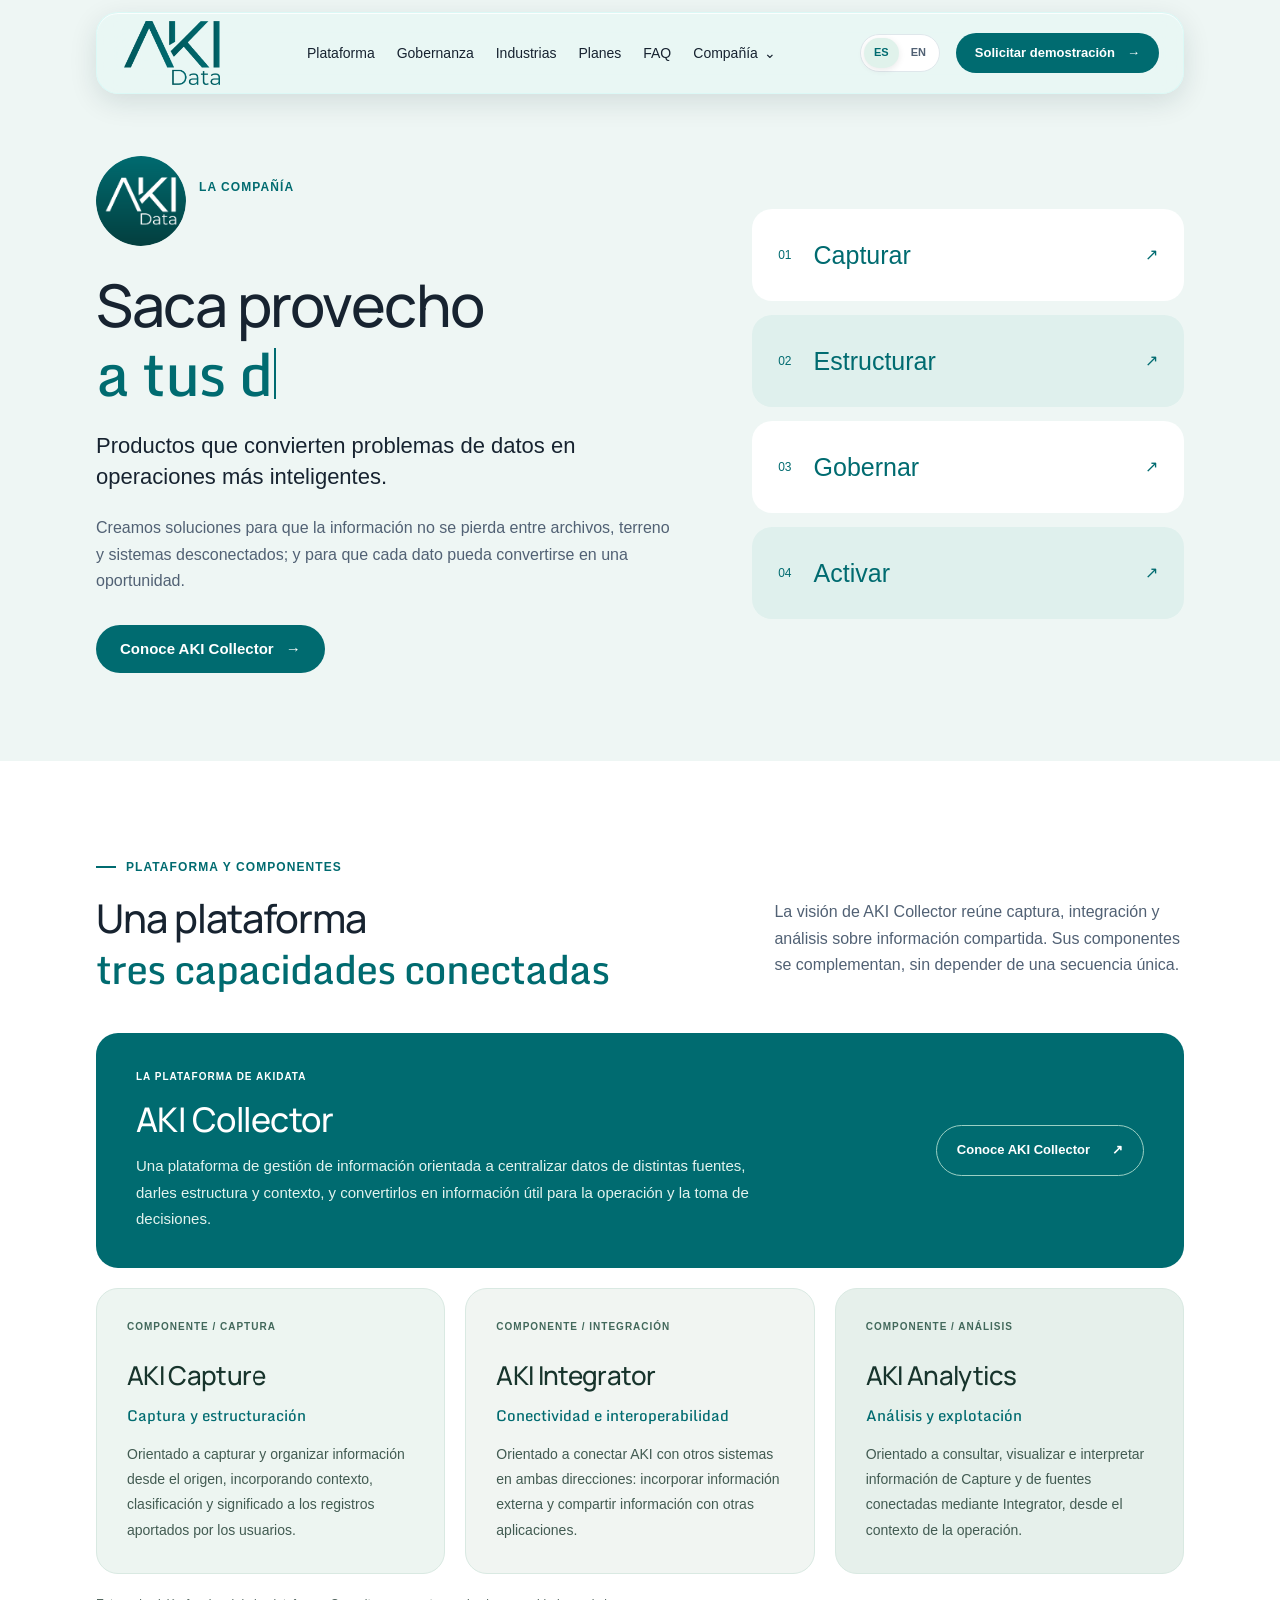
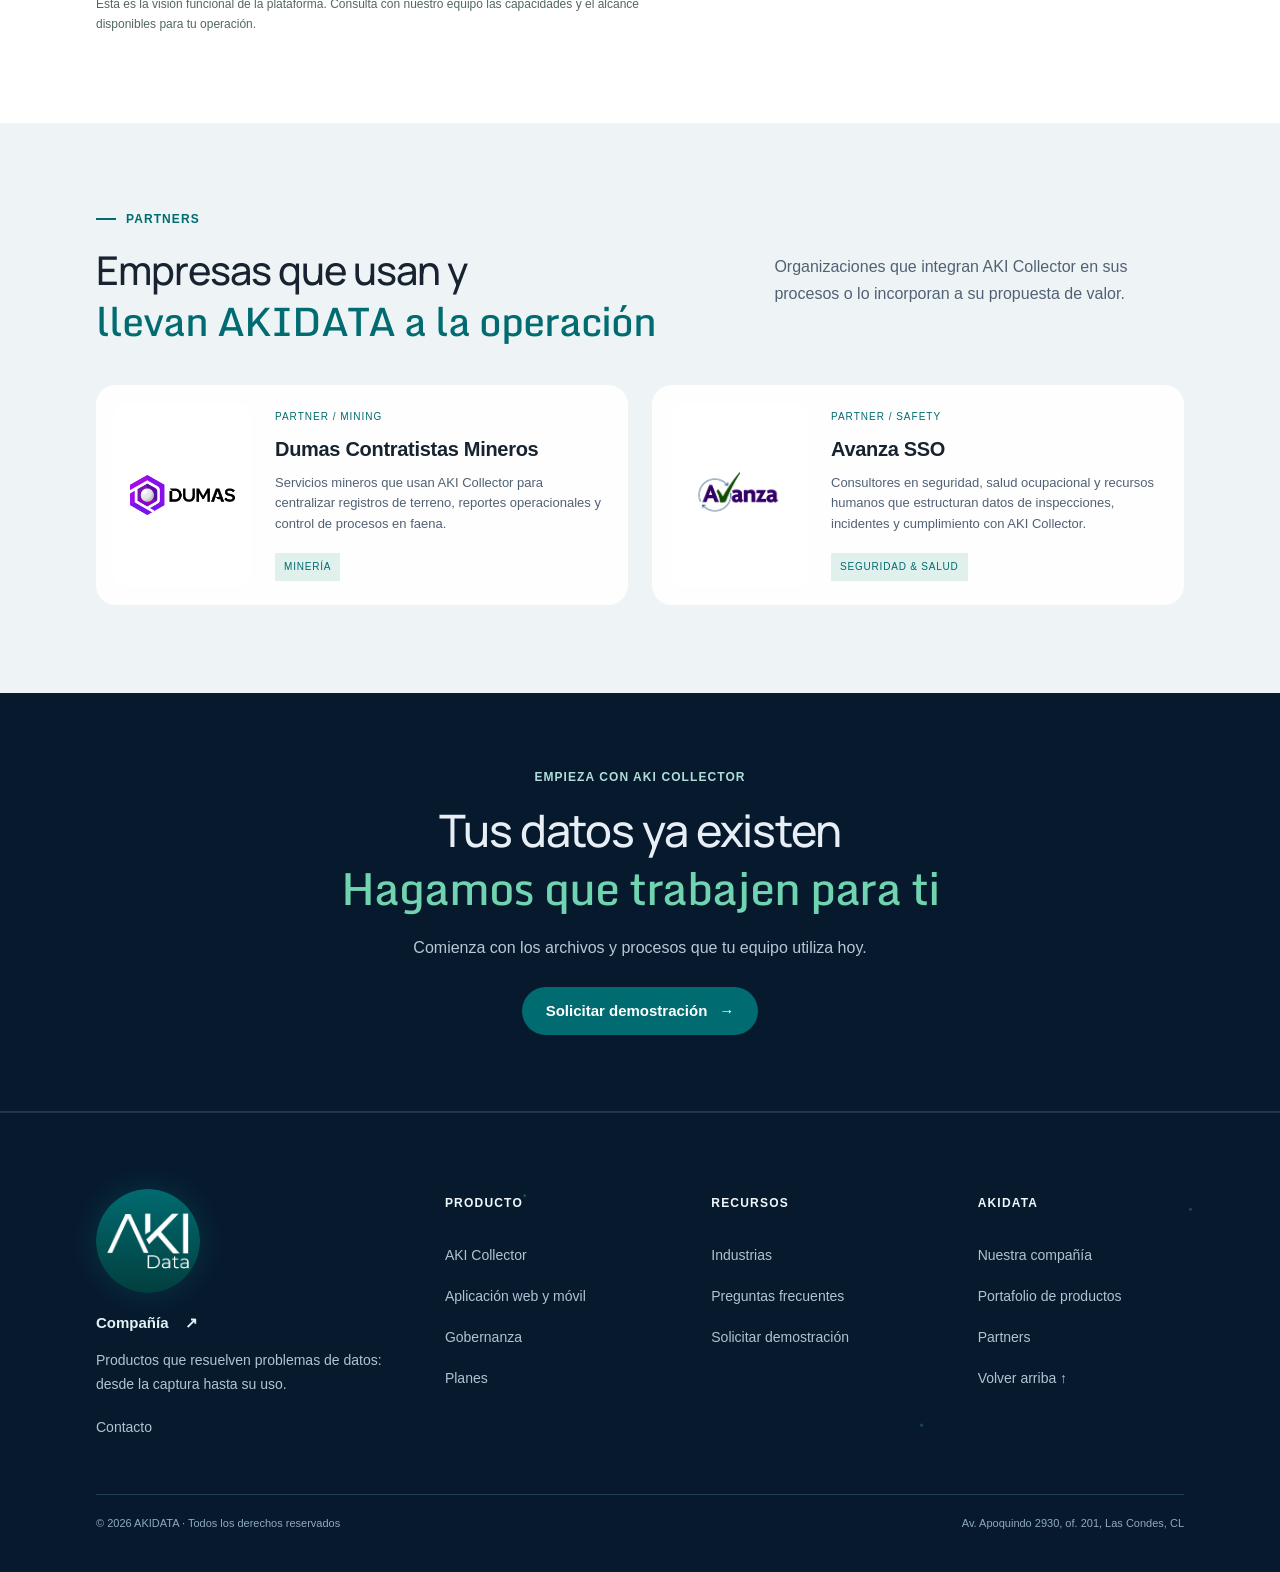
<file: company.html>
<!DOCTYPE html>
<!-- AKIDATA v21 · Product-first · DESIGN.md adaptation -->
<html lang="es" data-lang="es" data-theme="mixed" data-version="v21"><head><meta charset="UTF-8"/><meta name="viewport" content="width=device-width,initial-scale=1"/><title>AKIDATA — Productos que resuelven problemas de datos</title><meta name="description" content="Conoce AKIDATA, la compañía detrás de AKI Collector. Productos para capturar, estructurar, gobernar y activar información."/><meta name="theme-color" content="#ffffff"/><meta property="og:title" content="AKIDATA"/><meta property="og:type" content="website"/><meta property="og:image" content="./assets/akidata-og.png"/><link rel="icon" href="./assets/akidata-logo.png"/><link rel="stylesheet" href="./assets/site-base.css"/><link rel="stylesheet" href="./assets/site-v18.css"/><link rel="stylesheet" href="./assets/site-v20.css"/><link rel="stylesheet" href="./assets/site-v21.css"/></head>
<body class="company-page"><a class="skip-link" href="#mainContent"><span class="es">Saltar al contenido</span><span class="en">Skip to content</span></a><nav class="site-nav" id="siteNav" aria-label="Navegación principal / Main navigation">
  <a class="product-brand" href="#home" aria-label="AKIDATA · Inicio / Home"><img src="./assets/akidata-wordmark.png" alt="AKIDATA" width="90" height="60"/></a>
  <ul class="nav-links">
    <li><a class="nav-link" href="./index.html#platform"><span class="es">Plataforma</span><span class="en">Platform</span></a></li>
    <li><a class="nav-link" href="./index.html#governance"><span class="es">Gobernanza</span><span class="en">Governance</span></a></li>
    <li><a class="nav-link" href="./index.html#industries"><span class="es">Industrias</span><span class="en">Industries</span></a></li>
    <li><a class="nav-link" href="./index.html#plans"><span class="es">Planes</span><span class="en">Plans</span></a></li>
    <li><a class="nav-link" href="./index.html#faq">FAQ</a></li>
    <li><button class="nav-link" id="productMenuTrigger" type="button" aria-expanded="false" aria-controls="productMenu"><span class="es">Compañía</span><span class="en">Company</span> <span aria-hidden="true">⌄</span></button></li>
  </ul>
  <div class="nav-actions"><div class="lang-toggle" aria-label="Idioma / Language"><button type="button" data-set-lang="es" aria-pressed="true">ES</button><button type="button" data-set-lang="en" aria-pressed="false">EN</button></div><button class="button button-green" type="button" data-open-contact><span class="es">Solicitar demostración</span><span class="en">Request a demo</span> <span aria-hidden="true">→</span></button><button class="mobile-toggle" id="mobileToggle" type="button" aria-expanded="false" aria-controls="mobileMenu" aria-label="Abrir menú / Open menu"><span></span><span></span></button></div>
  <div class="product-menu" id="productMenu" hidden><div class="company-menu-brand"><img src="./assets/akidata-logo.png" alt="AKIDATA"/><strong>AKIDATA</strong></div><a href="./company.html"><span class="es">Conoce la compañía</span><span class="en">About the company</span> <span aria-hidden="true">→</span></a><a href="./company.html#products"><span class="es">Nuestros productos</span><span class="en">Our products</span></a><a href="#partners">Partners</a></div>
  <span class="nav-progress" aria-hidden="true"><span id="navProgress"></span></span>
</nav>
<div class="mobile-menu" id="mobileMenu" hidden><div class="mobile-menu-head"><img src="./assets/akidata-wordmark.png" alt="AKIDATA"/><button type="button" id="mobileClose" aria-label="Cerrar menú / Close menu">×</button></div><div class="mobile-menu-links"><a href="./index.html#platform"><span class="es">Plataforma</span><span class="en">Platform</span> →</a><a href="./index.html#governance"><span class="es">Gobernanza</span><span class="en">Governance</span> →</a><a href="./index.html#industries"><span class="es">Industrias</span><span class="en">Industries</span> →</a><a href="./index.html#plans"><span class="es">Planes</span><span class="en">Plans</span> →</a><a href="./index.html#faq"><span class="es">FAQ</span><span class="en">FAQ</span> →</a><a href="./company.html"><span class="es">Compañía · AKIDATA</span><span class="en">Company · AKIDATA</span> →</a><a href="#partners">Partners →</a></div><button class="button button-green" type="button" data-open-contact><span class="es">Solicitar demostración</span><span class="en">Request a demo</span> <span aria-hidden="true">→</span></button></div><main id="mainContent"><section class="section light-section company-hero" id="home"><div class="page-wide company-intro"><div><div class="company-lockup"><img src="./assets/akidata-logo.png" alt="AKIDATA"/><span class="eyebrow"><span class="es">LA COMPAÑÍA</span><span class="en">THE COMPANY</span></span></div><h1><span class="es">Saca provecho <em>a tus <span class="typewriter-word is-resting" data-word="datos"><span class="typewriter-reserve" aria-hidden="true">datos</span><span class="typewriter-output" aria-hidden="true">datos</span><span class="typewriter-accessible">datos</span></span></em></span><span class="en">Get more <em>from your <span class="typewriter-word is-resting" data-word="data"><span class="typewriter-reserve" aria-hidden="true">data</span><span class="typewriter-output" aria-hidden="true">data</span><span class="typewriter-accessible">data</span></span></em></span></h1><p class="company-subtitle"><span class="es">Productos que convierten problemas de datos en operaciones más inteligentes.</span><span class="en">Products that turn data problems into smarter operations.</span></p><p><span class="es">Creamos soluciones para que la información no se pierda entre archivos, terreno y sistemas desconectados; y para que cada dato pueda convertirse en una oportunidad.</span><span class="en">We create solutions so information is not lost between files, field work, and disconnected systems; and so every data point can become an opportunity.</span></p><a class="button button-green" href="./index.html"><span class="es">Conoce AKI Collector</span><span class="en">Explore AKI Collector</span> →</a></div><div class="company-principles" aria-label="Ciclo del dato / Data lifecycle"><div><span>01</span><strong><span class="es">Capturar</span><span class="en">Capture</span></strong><b aria-hidden="true">↗</b></div><div><span>02</span><strong><span class="es">Estructurar</span><span class="en">Structure</span></strong><b aria-hidden="true">↗</b></div><div><span>03</span><strong><span class="es">Gobernar</span><span class="en">Govern</span></strong><b aria-hidden="true">↗</b></div><div><span>04</span><strong><span class="es">Activar</span><span class="en">Activate</span></strong><b aria-hidden="true">↗</b></div></div></div></section>
<section class="section light-section products-section" id="products">
      <div class="page-wide">
        <header class="section-header scroll-drift reveal">
          <div class="section-number"><span></span><b>01</b><small class="es">PLATAFORMA Y COMPONENTES</small><small class="en">PLATFORM AND COMPONENTS</small></div>
          <h2 class="es">Una plataforma <em>tres capacidades conectadas</em></h2>
          <h2 class="en">One platform <em>three connected capabilities</em></h2>
          <p class="es">La visión de AKI Collector reúne captura, integración y análisis sobre información compartida. Sus componentes se complementan, sin depender de una secuencia única.</p>
          <p class="en">The vision for AKI Collector brings capture, integration, and analysis together around shared information. Its components complement each other, without a fixed sequence.</p>
        </header>
        <article class="suite-overview reveal">
          <div><span class="suite-label"><span class="es">LA PLATAFORMA DE AKIDATA</span><span class="en">THE AKIDATA PLATFORM</span></span><h3>AKI Collector</h3><p class="es">Una plataforma de gestión de información orientada a centralizar datos de distintas fuentes, darles estructura y contexto, y convertirlos en información útil para la operación y la toma de decisiones.</p><p class="en">An information management platform designed to centralize data from different sources, add structure and context, and turn it into useful information for operations and decision-making.</p></div>
          <a class="suite-link" href="./index.html"><span class="es">Conoce AKI Collector</span><span class="en">Explore AKI Collector</span><span aria-hidden="true">↗</span></a>
        </article>
        <div class="suite-components">
          <article class="suite-component reveal">
            <span class="suite-label"><span class="es">COMPONENTE / CAPTURA</span><span class="en">COMPONENT / CAPTURE</span></span>
            <h3>AKI Capture</h3><h4 class="es">Captura y estructuración</h4><h4 class="en">Capture and structuring</h4>
            <p class="es">Orientado a capturar y organizar información desde el origen, incorporando contexto, clasificación y significado a los registros aportados por los usuarios.</p><p class="en">Focused on capturing and organizing information at its source, adding context, classification, and meaning to user-provided records.</p>
          </article>
          <article class="suite-component reveal">
            <span class="suite-label"><span class="es">COMPONENTE / INTEGRACIÓN</span><span class="en">COMPONENT / INTEGRATION</span></span>
            <h3>AKI Integrator</h3><h4 class="es">Conectividad e interoperabilidad</h4><h4 class="en">Connectivity and interoperability</h4>
            <p class="es">Orientado a conectar AKI con otros sistemas en ambas direcciones: incorporar información externa y compartir información con otras aplicaciones.</p><p class="en">Focused on connecting AKI with other systems in both directions: bringing external information in and sharing information with other applications.</p>
          </article>
          <article class="suite-component reveal">
            <span class="suite-label"><span class="es">COMPONENTE / ANÁLISIS</span><span class="en">COMPONENT / ANALYSIS</span></span>
            <h3>AKI Analytics</h3><h4 class="es">Análisis y explotación</h4><h4 class="en">Analysis and insights</h4>
            <p class="es">Orientado a consultar, visualizar e interpretar información de Capture y de fuentes conectadas mediante Integrator, desde el contexto de la operación.</p><p class="en">Focused on querying, visualizing, and interpreting information from Capture and sources connected through Integrator, within the context of operations.</p>
          </article>
        </div>
        <p class="suite-note es">Esta es la visión funcional de la plataforma. Consulta con nuestro equipo las capacidades y el alcance disponibles para tu operación.</p>
        <p class="suite-note en">This describes the platform’s functional vision. Ask our team about the capabilities and scope available for your operation.</p>
      </div>
    </section>
<section class="section light-section partners-section" id="partners">
      <div class="page-wide">
        <header class="section-header left-header scroll-drift reveal">
          <div class="section-number"><span></span><b>02</b><small>PARTNERS</small></div>
          <h2 class="es">Empresas que usan y <em>llevan AKIDATA a la operación</em></h2>
          <h2 class="en">Companies that use and <em>bring AKIDATA into operations</em></h2>
          <p class="es">Organizaciones que integran AKI Collector en sus procesos o lo incorporan a su propuesta de valor.</p>
          <p class="en">Organizations that integrate AKI Collector into their processes or include it in their value proposition.</p>
        </header>
        <div class="partners-grid">
          <article class="partner-card reveal">
            <div class="partner-logo"><img src="./assets/a.1.logotipo oficial DUMAS.png" alt="Dumas Contracting"/></div>
            <div class="partner-body"><span class="partner-code">PARTNER / MINING</span><h3 class="es">Dumas Contratistas Mineros</h3><h3 class="en">Dumas Mining Contractors</h3><p class="es">Servicios mineros que usan AKI Collector para centralizar registros de terreno, reportes operacionales y control de procesos en faena.</p><p class="en">Mining services that use AKI Collector to centralize field records, operational reports, and on-site process control.</p><span class="partner-tag es">Minería</span><span class="partner-tag en">Mining</span></div>
          </article>
          <article class="partner-card reveal">
            <div class="partner-logo"><img src="./assets/Avanza SSO.png" alt="Avanza SSO"/></div>
            <div class="partner-body"><span class="partner-code">PARTNER / SAFETY</span><h3>Avanza SSO</h3><p class="es">Consultores en seguridad, salud ocupacional y recursos humanos que estructuran datos de inspecciones, incidentes y cumplimiento con AKI Collector.</p><p class="en">Safety, occupational health, and HR consultants who structure inspection, incident, and compliance data with AKI Collector.</p><span class="partner-tag es">Seguridad &amp; Salud</span><span class="partner-tag en">Safety &amp; Health</span></div>
          </article>
        </div>
      </div>
    </section>
<section class="final-cta dark-section"><div class="page-wide closing-content"><span class="eyebrow"><span class="es">EMPIEZA CON AKI COLLECTOR</span><span class="en">START WITH AKI COLLECTOR</span></span><h2><span class="es">Tus datos ya existen <em>Hagamos que trabajen para ti</em></span><span class="en">Your data already exists <em>Make it work for you</em></span></h2><p><span class="es">Comienza con los archivos y procesos que tu equipo utiliza hoy.</span><span class="en">Start with the files and processes your team uses today.</span></p><button class="button button-green" type="button" data-open-contact><span class="es">Solicitar demostración</span><span class="en">Request a demo</span> <span aria-hidden="true">→</span></button></div></section></main><footer class="site-footer"><div class="page-wide footer-grid"><div class="footer-brand"><a class="company-lockup" href="./company.html"><img src="./assets/akidata-logo.png" alt="AKIDATA"/><strong>AKIDATA</strong></a><a class="company-link" href="./company.html"><span class="es">Compañía</span><span class="en">Company</span> <span aria-hidden="true">↗</span></a><p><span class="es">Productos que resuelven problemas de datos: desde la captura hasta su uso.</span><span class="en">Products that solve data problems, from capture through use.</span></p><button type="button" data-open-contact><span class="es">Contacto</span><span class="en">Contact</span></button></div><div class="footer-column"><h3><span class="es">Producto</span><span class="en">Product</span></h3><a href="./index.html#home">AKI Collector</a><a href="./index.html#platform"><span class="es">Aplicación web y móvil</span><span class="en">Web and mobile app</span></a><a href="./index.html#governance"><span class="es">Gobernanza</span><span class="en">Governance</span></a><a href="./index.html#plans"><span class="es">Planes</span><span class="en">Plans</span></a></div><div class="footer-column"><h3><span class="es">Recursos</span><span class="en">Resources</span></h3><a href="./index.html#industries"><span class="es">Industrias</span><span class="en">Industries</span></a><a href="./index.html#faq"><span class="es">Preguntas frecuentes</span><span class="en">Frequently asked questions</span></a><button type="button" data-open-contact><span class="es">Solicitar demostración</span><span class="en">Request a demo</span></button></div><div class="footer-column"><h3>AKIDATA</h3><a href="./company.html"><span class="es">Nuestra compañía</span><span class="en">Our company</span></a><a href="./company.html#products"><span class="es">Portafolio de productos</span><span class="en">Product portfolio</span></a><a href="#partners">Partners</a><a href="#home"><span class="es">Volver arriba</span><span class="en">Back to top</span> ↑</a></div></div><div class="page-wide footer-bottom"><span>© <span id="currentYear"></span> AKIDATA · <span class="es">Todos los derechos reservados</span><span class="en">All rights reserved</span></span><span>Av. Apoquindo 2930, of. 201, Las Condes, CL</span></div></footer><div class="modal-backdrop" id="contactModal" role="dialog" aria-modal="true" aria-hidden="true" aria-labelledby="contactTitleEs">
    <div class="contact-modal"><button class="modal-close" id="modalClose" type="button" aria-label="Cerrar / Close">×</button><div class="modal-intro"><img src="./assets/akidata-logo.png" alt="AKIDATA"/><span class="mono">AKIDATA / CONTACT</span><h2 class="es" id="contactTitleEs">¿Dónde se detienen tus datos?</h2><h2 class="en" id="contactTitleEn">Where does your data get stuck?</h2><p class="es">Describe el proceso, los archivos o la captura que quieres mejorar.</p><p class="en">Describe the process, files, or capture you want to improve.</p></div><form class="contact-form" id="contactForm"><div class="form-row"><label><span class="es">Nombre</span><span class="en">Name</span><input name="name" type="text" autocomplete="name" required/></label><label><span class="es">Empresa</span><span class="en">Company</span><input name="company" type="text" autocomplete="organization" required/></label></div><label>Correo / Email<input name="email" type="email" autocomplete="email" required/></label><label><span class="es">Área</span><span class="en">Area</span><select name="area"><option>Operaciones / Operations</option><option>Datos / Data</option><option>Tecnología / Technology</option><option>Otra / Other</option></select></label><label><span class="es">¿Qué problema quieres resolver?</span><span class="en">What problem do you want to solve?</span><textarea name="challenge" rows="5" required></textarea></label><button class="button button-green" type="submit"><span class="es">Enviar consulta</span><span class="en">Send inquiry</span> →</button><p class="form-status" id="formStatus" role="status" aria-live="polite"></p></form></div>
  </div><script src="./assets/site-v19.js"></script><script src="./assets/site-v21.js" defer></script></body></html>
</file>
<file: assets/site-base.css>
:root{
  --green:#006b70;
  --green-2:#075f83;
  --green-soft:#dff0ed;
  --green-pale:#f0f7f6;
  --ink:#111d27;
  --ink-soft:#3d4d5b;
  --muted:#687785;
  --line:#d9e0e3;
  --line-green:rgba(0,107,112,.28);
  --paper:#fff;
  --paper-alt:#f5f7f4;
  --cream:#fbf6e8;
  --purple:#7b3fa3;
  --purple-soft:#f0e4f7;
  --blue-card:#145ab7;
  --blue-soft:#e5effc;
  --ochre:#e8a70c;
  --dark:#071a2d;
  --dark-2:#0b2238;
  --dark-ink:#e7eef5;
  --dark-soft:#a6b5c3;
  --dark-line:rgba(104,197,237,.19);
  --cyan:#01e5f1;
  --blue:#0d9df5;
  --font-sans:"Segoe UI",Arial,sans-serif;
  --font-display:Montserrat,Helvetica,"Helvetica Neue",Arial,sans-serif;
  --font-mono:"Cascadia Mono",Consolas,monospace;
  --page-pad:clamp(22px,4vw,72px);
  --shadow:0 22px 65px rgba(21,48,57,.12);
}

*{box-sizing:border-box}
html{scroll-behavior:smooth;scroll-padding-top:100px}
body{margin:0;min-width:320px;background:var(--dark);color:var(--ink);font-family:var(--font-sans);font-size:16px;line-height:1.6;overflow-x:hidden}
body.menu-open,body.modal-open{overflow:hidden}
button,input,select,textarea{font:inherit}
button,a{color:inherit}
button{border:0}
a{text-decoration:none}
img{display:block;max-width:100%}
[hidden]{display:none!important}
.es,.en{display:revert}
[data-lang="es"] .en,[data-lang="en"] .es{display:none!important}
::selection{background:rgba(0,107,112,.2);color:var(--ink)}
:focus-visible{outline:3px solid var(--green);outline-offset:4px}
.page-wide{width:100%;max-width:1780px;margin:0 auto;padding-inline:var(--page-pad)}
.mono,.eyebrow,.section-number,.section-dark-number,.product-kicker,.tile-state,.plan-code,.story-label,.feature-code,.board-title,.board-footer,.ha-mono{font-family:var(--font-mono);text-transform:uppercase;letter-spacing:.12em}
.light-section{position:relative;background:var(--paper);color:var(--ink)}
.dark-section{position:relative;background:rgba(5,8,14,.84);color:var(--dark-ink)}
#bg{position:fixed;z-index:-1;inset:0;width:100%;height:100%;display:block}
.reveal{opacity:0;transform:translateY(24px);transition:opacity .7s ease,transform .7s cubic-bezier(.2,.75,.2,1)}
.reveal.is-visible{opacity:1;transform:none}
.skip-link{position:fixed;left:16px;top:-100px;z-index:500;padding:10px 15px;background:var(--green);color:#fff;border-radius:8px;font-weight:700;transition:top .2s}.skip-link:focus{top:12px}

/* Navigation */
.site-nav{position:fixed;z-index:100;left:50%;top:14px;transform:translateX(-50%);width:min(1420px,calc(100% - 28px));height:66px;padding:0 12px 0 14px;display:grid;grid-template-columns:auto 1fr auto;align-items:center;gap:clamp(24px,4vw,64px);border:1px solid rgba(17,29,39,.13);border-radius:16px;background:rgba(255,255,255,.94);backdrop-filter:blur(22px);box-shadow:0 11px 35px rgba(21,48,57,.1);transition:box-shadow .25s,border-color .25s}
.site-nav.scrolled{border-color:var(--line-green);box-shadow:0 15px 44px rgba(21,48,57,.16)}
.akidata-brand{width:47px;height:47px;display:block;border-radius:50%;overflow:hidden;flex:0 0 auto}.akidata-brand img{width:100%;height:100%;object-fit:cover}
.nav-links{display:flex;align-items:center;justify-content:center;gap:clamp(18px,2.2vw,36px);list-style:none;margin:0;padding:0}.nav-links li{display:flex}
.nav-link{display:inline-flex;align-items:center;gap:7px;padding:10px 0;background:none;color:#4f606c;font-size:.82rem;font-weight:650;white-space:nowrap;cursor:pointer}.nav-link:hover,.nav-link.is-active,.product-menu-trigger[aria-expanded="true"]{color:var(--green)}.product-menu-trigger b{font-size:.8rem;transition:transform .2s}.product-menu-trigger[aria-expanded="true"] b{transform:rotate(180deg)}
.nav-actions{display:flex;align-items:center;gap:9px}.lang-toggle{height:38px;display:flex;align-items:center;padding:3px;border:1px solid var(--line);border-radius:9px;background:#f4f6f5}.lang-toggle button{height:30px;min-width:35px;padding:0 8px;background:transparent;border-radius:6px;color:#87949c;font-size:.68rem;font-weight:750;cursor:pointer}.lang-toggle button[aria-pressed="true"]{background:#fff;color:var(--green);box-shadow:0 2px 7px rgba(0,0,0,.09)}
.button{min-height:45px;padding:0 21px;display:inline-flex;align-items:center;justify-content:center;gap:12px;border:1px solid transparent;border-radius:9px;font-size:.84rem;font-weight:750;cursor:pointer;transition:transform .2s,box-shadow .2s,border-color .2s,background .2s}.button:hover{transform:translateY(-2px)}.button-green{background:var(--green);color:#fff;box-shadow:0 9px 22px rgba(0,107,112,.18)}.button-green:hover{background:#075f83;box-shadow:0 13px 28px rgba(0,107,112,.24)}.button-outline{background:#fff;border-color:#bfc9cd;color:var(--ink)}.button-outline:hover{border-color:var(--green);color:var(--green)}.button-cyan{background:var(--cyan);color:#031017;box-shadow:0 10px 30px rgba(1,229,241,.15)}.button-dark-outline{background:transparent;border-color:var(--dark-line);color:var(--dark-ink)}.button-dark-outline:hover{border-color:var(--cyan);color:var(--cyan)}
.nav-cta{min-height:40px;padding-inline:17px}.mobile-toggle{display:none;width:40px;height:38px;padding:0 11px;border:1px solid var(--line);border-radius:9px;background:#fff;cursor:pointer}.mobile-toggle span{display:block;height:1px;width:100%;margin:5px 0;background:var(--ink)}
.nav-progress{position:absolute;left:16px;right:16px;bottom:-1px;height:1px;overflow:hidden}.nav-progress span{display:block;width:0;height:100%;background:var(--green)}
.product-menu{position:absolute;top:calc(100% + 10px);left:50%;transform:translateX(-50%);width:min(780px,calc(100vw - 40px));display:grid;grid-template-columns:1.15fr .85fr;border:1px solid var(--line);border-radius:14px;background:#fff;box-shadow:0 28px 70px rgba(24,49,58,.17);overflow:hidden}.menu-featured,.menu-sections{padding:27px}.menu-featured{border-right:1px solid var(--line)}.product-menu .mono{display:block;margin-bottom:14px;color:#8b989f;font-size:.54rem}.menu-collector{display:grid;grid-template-columns:48px 1fr auto;align-items:center;gap:14px;padding:14px;border:1px solid var(--line);border-radius:10px;background:var(--green-pale);transition:.2s}.menu-collector:hover{border-color:var(--green);transform:translateY(-2px)}.collector-mark{width:48px;height:48px;border-radius:50%;overflow:hidden;display:block}.collector-mark img{height:48px;width:auto;max-width:none}.menu-collector strong,.menu-collector small{display:block}.menu-collector strong{color:var(--ink);font-size:.92rem}.menu-collector small{margin-top:2px;color:var(--muted);font-size:.7rem;line-height:1.4}.menu-collector>b{color:var(--green)}.menu-sections{display:flex;flex-direction:column}.menu-sections a{display:grid;grid-template-columns:32px 1fr;gap:8px;padding:10px 5px;border-bottom:1px solid var(--line);color:var(--ink-soft);font-size:.76rem}.menu-sections a:hover{color:var(--green)}.menu-sections a b{font-family:var(--font-mono);color:var(--green);font-size:.55rem}
.mobile-menu{position:fixed;z-index:120;inset:0;padding:20px var(--page-pad) 35px;background:#fff;overflow:auto}.mobile-menu-head{height:62px;display:flex;align-items:center;justify-content:space-between;border-bottom:1px solid var(--line)}.mobile-menu-head img{width:46px;height:46px;border-radius:50%}.mobile-menu-head button{background:none;color:var(--ink);font-size:2rem;cursor:pointer}.mobile-menu-links{display:grid;margin:30px 0}.mobile-menu-links a{display:flex;align-items:center;justify-content:space-between;padding:15px 2px;border-bottom:1px solid var(--line);font-family:var(--font-display);font-size:clamp(1.45rem,7vw,2.2rem);font-weight:750}.mobile-menu-links b{font-family:var(--font-mono);color:var(--green);font-size:.6rem}

/* Hero */
.hero{min-height:880px;padding:145px 0 90px;display:flex;align-items:center;border-bottom:1px solid var(--line);overflow:hidden}.hero-grid{display:grid;grid-template-columns:minmax(0,1.03fr) minmax(540px,.97fr);gap:clamp(55px,8vw,145px);align-items:center}.hero-copy{max-width:830px}.eyebrow{display:flex;align-items:center;gap:12px;margin-bottom:28px;color:var(--green);font-size:.62rem}.eyebrow>span{width:42px;height:1px;background:var(--green)}
.hero h1{max-width:11ch;margin:0;font-family:var(--font-display);font-size:clamp(3.4rem,6.1vw,6.6rem);line-height:.91;letter-spacing:-.065em;font-weight:780}.hero h1 em,.section-header h2 em,.story-heading h2 em,.faq-heading h2 em{color:var(--green);font-style:normal;font-weight:500}.hero-subtitle{max-width:680px;margin:30px 0 0;color:var(--ink);font-family:var(--font-display);font-size:clamp(1.25rem,1.65vw,1.75rem);line-height:1.32;font-weight:650}.hero-copyline{max-width:720px;margin:20px 0 0;color:var(--muted);font-size:1rem;line-height:1.75}.hero-actions{display:flex;gap:10px;flex-wrap:wrap;margin-top:32px}
.hero-board{min-height:610px;border:1px solid var(--line);background:var(--paper-alt);box-shadow:var(--shadow);display:flex;flex-direction:column}.board-title,.board-footer{height:48px;display:flex;align-items:center;justify-content:space-between;padding:0 17px;color:#7e8c94;font-size:.53rem}.board-title{border-bottom:1px solid var(--line)}.board-footer{border-top:1px solid var(--line)}.board-footer i{flex:1;height:2px;margin:0 16px;background:var(--green)}.board-grid{flex:1;display:grid;grid-template-columns:1.12fr .88fr;grid-template-rows:1fr .52fr;gap:12px;padding:12px}.board-card{position:relative;border:1px solid var(--line);overflow:hidden}.board-product{grid-row:1/3;padding:28px;background:var(--green);color:#fff;display:flex;flex-direction:column;align-items:flex-start;justify-content:flex-end}.status-pill{display:inline-flex;align-items:center;gap:8px;padding:6px 9px;border-radius:999px;background:rgba(255,255,255,.16);font-family:var(--font-mono);font-size:.48rem;letter-spacing:.1em}.status-pill i{width:6px;height:6px;border-radius:50%;background:currentColor;box-shadow:0 0 8px currentColor}.board-product strong{margin:60px 0 13px;font-family:var(--font-display);font-size:clamp(2.6rem,4vw,4.4rem);line-height:.88;letter-spacing:-.05em}.board-product strong em{font-style:normal;font-weight:400;color:#c9f3f2}.board-product small{font-family:var(--font-mono);font-size:.55rem;letter-spacing:.1em}.board-product>b{position:absolute;right:25px;top:25px;font-size:1.2rem}.board-map{background:var(--green-soft);display:grid;place-items:center}.map-core{position:relative;z-index:2;width:86px;height:86px;display:grid;place-items:center;border-radius:50%;background:var(--green);color:#fff;font-family:var(--font-display);font-size:1.35rem;font-weight:800}.map-line{position:absolute;left:50%;top:50%;height:1px;width:34%;background:var(--green);transform-origin:left}.l1{transform:rotate(-55deg)}.l2{transform:rotate(25deg)}.l3{transform:rotate(145deg)}.map-node{position:absolute;width:34px;height:34px;display:grid;place-items:center;border-radius:50%;border:1px solid var(--green);background:#fff;color:var(--green);font-family:var(--font-mono);font-size:.5rem}.n1{right:16%;top:15%}.n2{right:9%;bottom:17%}.n3{left:12%;bottom:22%}.board-map small{position:absolute;left:14px;bottom:12px;font-family:var(--font-mono);color:var(--green);font-size:.48rem;letter-spacing:.1em}.board-note{padding:22px;background:#ece3f5}.board-note .mono{color:var(--purple);font-size:.5rem}.board-note p{max-width:290px;margin:13px 0 0;font-family:var(--font-display);font-size:1.35rem;line-height:1.12;font-weight:700}

/* Shared sections */
.section{padding:clamp(95px,9.5vw,165px) 0;border-bottom:1px solid var(--line)}.section-header{display:grid;grid-template-columns:minmax(150px,.32fr) minmax(500px,1.12fr) minmax(300px,.62fr);gap:clamp(28px,5vw,84px);align-items:start;margin-bottom:65px}.section-number{display:flex;align-items:center;gap:10px;padding-top:10px;color:var(--green);font-size:.56rem}.section-number>span{width:30px;height:1px;background:var(--green)}.section-number small{font-size:.54rem}.section-header h2,.story-heading h2,.faq-heading h2{margin:0;font-family:var(--font-display);font-size:clamp(2.45rem,4vw,4.45rem);line-height:.98;letter-spacing:-.05em}.section-header>p{max-width:510px;margin:8px 0 0;color:var(--muted);line-height:1.75}

/* Portfolio */
.products-section{background:var(--paper-alt)}.portfolio-row{display:grid;grid-template-columns:1.16fr 1fr 1fr;border:1px solid var(--line);background:#fff}.portfolio-tile{min-height:400px;padding:32px;display:flex;flex-direction:column;border-right:1px solid var(--line);transition:transform .25s,box-shadow .25s}.portfolio-tile:last-child{border-right:0}.portfolio-tile:hover{transform:translateY(-6px);z-index:2;box-shadow:var(--shadow)}.tile-live{background:var(--green);color:#fff}.tile-build{background:var(--purple-soft)}.tile-explore{background:var(--cream)}.tile-state{display:flex;align-items:center;gap:8px;font-size:.5rem}.tile-state i{width:6px;height:6px;border-radius:50%;background:currentColor}.portfolio-tile>b{margin-top:74px;font-family:var(--font-mono);font-size:.52rem;letter-spacing:.1em;opacity:.72}.portfolio-tile h3{margin:11px 0 0;font-family:var(--font-display);font-size:clamp(1.8rem,2.5vw,2.8rem);line-height:1}.portfolio-tile p{max-width:480px;margin:17px 0;font-size:.88rem;opacity:.83}.tile-link{margin-top:auto;font-size:.78rem;font-weight:750}.tile-live .tile-link{color:#c8fff4}

/* Memphis stories */
.story-section{background:#fff}.story-heading{display:grid;grid-template-columns:minmax(150px,.32fr) minmax(500px,1.12fr) minmax(300px,.62fr);gap:clamp(28px,5vw,84px);margin-bottom:55px}.story-heading>p{margin:8px 0 0;color:var(--muted)}.story-cards{display:grid;grid-template-columns:repeat(3,1fr);gap:28px}.story-card{border:1px solid rgba(17,29,39,.12);border-radius:18px;overflow:hidden;display:flex;flex-direction:column;min-height:650px;transition:transform .25s,box-shadow .25s}.story-card:hover{transform:translateY(-8px);box-shadow:var(--shadow)}.story-image{height:370px;overflow:hidden;background:#eee}.story-image img{width:300%;max-width:none;height:100%;object-fit:cover}.crop-one img{transform:translateX(0)}.crop-two img{transform:translateX(-33.3333%)}.crop-three img{transform:translateX(-66.6666%)}.story-body{flex:1;padding:29px;display:flex;flex-direction:column;align-items:flex-start;color:#fff}.story-purple .story-body{background:var(--purple)}.story-green .story-body{background:#36631e}.story-blue .story-body{background:var(--blue-card)}.story-label{display:inline-flex;padding:4px 7px;background:rgba(255,255,255,.88);color:#18222a;font-size:.5rem}.story-body h3{margin:25px 0 0;font-family:var(--font-display);font-size:clamp(1.55rem,2vw,2.15rem);line-height:1.08}.story-body p{margin:15px 0 0;font-size:.84rem;opacity:.86}

/* Collector dark */
.collector-section{border-bottom-color:var(--dark-line)}.collector-grid{display:grid;grid-template-columns:minmax(0,1fr) minmax(500px,.8fr);gap:clamp(55px,8vw,135px);align-items:center}.collector-copy{max-width:820px}.product-kicker{display:flex;align-items:center;justify-content:space-between;gap:20px;margin-bottom:55px}.collector-logo-wrap{height:58px}.collector-logo-wrap img{height:58px;width:auto}.dark-pill{background:rgba(1,229,241,.09);color:var(--cyan);border:1px solid var(--dark-line)}.section-dark-number{display:block;color:var(--cyan);font-size:.56rem}.collector-copy h2,.governance-copy h2,.final-grid h2{margin:20px 0 0;font-family:var(--font-display);font-size:clamp(2.55rem,4.25vw,4.75rem);line-height:.97;letter-spacing:-.052em}.collector-copy h2 em,.governance-copy h2 em,.final-grid h2 em{font-style:normal;color:var(--cyan);font-weight:500}.collector-copy>p{max-width:750px;margin:28px 0;color:var(--dark-soft);font-size:1rem;line-height:1.75}.collector-points{list-style:none;margin:32px 0 0;padding:0;border-top:1px solid var(--dark-line)}.collector-points li{display:grid;grid-template-columns:42px 1fr;gap:14px;padding:17px 0;border-bottom:1px solid var(--dark-line);color:var(--dark-soft);font-size:.85rem}.collector-points b{color:var(--cyan);font-family:var(--font-mono);font-size:.56rem}.collector-actions{display:flex;flex-wrap:wrap;gap:10px;margin-top:30px}

/* V8 animation */
.hero-anim{position:relative;aspect-ratio:1/1;width:100%;max-width:560px;margin-left:auto;--glass:rgba(10,22,38,.74);--frame:#081422;--frame-strong:#0b1a2c}.ha-frame{position:absolute;inset:0;background:rgba(7,16,28,.9);border:1px solid var(--dark-line);overflow:hidden;display:flex;flex-direction:column;box-shadow:0 30px 80px rgba(0,0,0,.33)}.ha-frame::before{content:"";position:absolute;top:0;left:0;right:0;height:2px;background:var(--cyan);opacity:.7}.ha-tag{position:absolute;top:.9rem;left:.9rem;z-index:5;display:flex;align-items:center;gap:.5rem;background:rgba(5,8,14,.85);border:1px solid rgba(1,229,241,.35);padding:.35rem .7rem;font-family:var(--font-mono);font-size:.62rem;letter-spacing:.12em;text-transform:uppercase;color:var(--cyan)}.ha-tag .dot{width:5px;height:5px;border-radius:50%;background:var(--cyan);box-shadow:0 0 8px var(--cyan);animation:pulse 1.8s ease-in-out infinite}.ha-timeline{position:absolute;top:.9rem;right:.9rem;z-index:5;display:flex;gap:.3rem}.ha-tl-step{width:38px;height:20px;border:1px solid var(--dark-line);display:flex;align-items:center;justify-content:center;font-family:var(--font-mono);font-size:.54rem;color:#718494;transition:.35s}.ha-tl-step.active{background:rgba(1,229,241,.1);border-color:var(--cyan);color:var(--cyan)}.ha-stage{position:absolute;inset:0;display:flex;align-items:center;justify-content:center}.ha-files{position:absolute;inset:0;pointer-events:none}.ha-file{position:absolute;width:26%;aspect-ratio:.78/1;background:rgba(10,24,40,.95);border:1px solid var(--dark-line);padding:.55rem .55rem .4rem;font-family:var(--font-mono);font-size:.54rem;color:var(--dark-soft);box-shadow:0 10px 30px rgba(0,0,0,.6);opacity:0;display:flex;flex-direction:column;gap:.3rem;transition:opacity .5s,transform .7s}.ha-file-ext{color:var(--cyan);font-weight:650;letter-spacing:.12em;font-size:.52rem}.ha-file-name{color:var(--dark-ink);font-size:.59rem;overflow:hidden;text-overflow:ellipsis;white-space:nowrap}.ha-file-grid{flex:1;margin-top:.2rem;background-image:linear-gradient(to right,rgba(104,197,237,.18) 1px,transparent 1px),linear-gradient(to bottom,rgba(104,197,237,.18) 1px,transparent 1px);background-size:22% 18%}.ha-file.f1{top:14%;left:8%;transform:rotate(-10deg)}.ha-file.f2{top:20%;right:10%;transform:rotate(12deg)}.ha-file.f3{bottom:18%;left:12%;transform:rotate(-6deg)}.ha-file.f4{bottom:14%;right:14%;transform:rotate(8deg)}.ha-file.f5{top:42%;left:38%;transform:rotate(-3deg);z-index:2}.phase-0 .ha-file{opacity:1}.phase-0 .ha-file.f1{animation:float1 4s ease-in-out infinite}.phase-0 .ha-file.f2{animation:float2 5s ease-in-out infinite}.phase-0 .ha-file.f3{animation:float1 4.5s ease-in-out infinite reverse}.phase-0 .ha-file.f4{animation:float2 5.5s ease-in-out infinite reverse}.phase-0 .ha-file.f5{animation:float1 4.2s ease-in-out infinite}.phase-1 .ha-file{opacity:.35;transform:translate(var(--tx,0),var(--ty,0)) rotate(0deg) scale(.7);filter:blur(2px)}.phase-1 .ha-file.f1{--tx:28%;--ty:24%}.phase-1 .ha-file.f2{--tx:-28%;--ty:20%}.phase-1 .ha-file.f3{--tx:26%;--ty:-20%}.phase-1 .ha-file.f4{--tx:-22%;--ty:-18%}.phase-1 .ha-file.f5{opacity:0}.phase-2 .ha-file,.phase-3 .ha-file{opacity:0;transform:scale(0)}.ha-cells{position:absolute;inset:0;pointer-events:none;opacity:0;transition:opacity .3s}.phase-1 .ha-cells,.phase-2 .ha-cells{opacity:1}.ha-cell{position:absolute;width:14px;height:10px;background:rgba(1,229,241,.2);border:1px solid rgba(1,229,241,.46);top:50%;left:50%;transform:translate(var(--sx),var(--sy)) scale(0);animation:cellFly 1.4s ease forwards}.ha-core{position:absolute;top:50%;left:50%;width:40px;height:40px;border-radius:50%;transform:translate(-50%,-50%) scale(0);background:radial-gradient(circle,var(--cyan),transparent 65%);filter:blur(8px);opacity:0;transition:.5s}.phase-1 .ha-core,.phase-2 .ha-core{opacity:.8;transform:translate(-50%,-50%) scale(1)}.phase-3 .ha-core{opacity:0;transform:translate(-50%,-50%) scale(2.5)}.ha-table{position:relative;z-index:3;width:84%;max-height:68%;background:rgba(5,8,14,.94);border:1px solid var(--dark-line);font-family:var(--font-mono);font-size:.58rem;opacity:0;transform:scale(.9) translateY(10px);transition:opacity .5s,transform .6s;overflow:hidden}.phase-2 .ha-table{opacity:.3;transform:scale(.95)}.phase-3 .ha-table{opacity:1;transform:scale(1)}.ha-table-head{display:grid;grid-template-columns:.55fr 1.5fr .9fr .85fr;gap:.5rem;background:var(--cyan);color:#021015;padding:.45rem .7rem;font-weight:650;letter-spacing:.1em;text-transform:uppercase;font-size:.5rem}.ha-table-body{position:relative}.ha-row{display:grid;grid-template-columns:.55fr 1.5fr .9fr .85fr;gap:.5rem;padding:.4rem .7rem;border-bottom:1px solid rgba(104,197,237,.1);color:var(--dark-soft);opacity:0;transform:translateX(-10px);animation:rowIn .3s ease forwards}.ha-row>div{overflow:hidden;text-overflow:ellipsis;white-space:nowrap}.ha-row>div:first-child{color:var(--cyan)}.ha-scan{position:absolute;left:0;right:0;top:0;height:2px;background:var(--cyan);box-shadow:0 0 12px var(--cyan);opacity:0}.phase-3 .ha-scan{opacity:1;animation:haScan 2.5s linear infinite}.ha-status{position:absolute;bottom:0;left:0;right:0;z-index:5;display:flex;align-items:center;gap:.8rem;padding:.55rem .9rem;background:rgba(5,8,14,.92);border-top:1px solid var(--dark-line)}.ha-status-left{display:flex;align-items:center;gap:.4rem}.ha-dot{width:5px;height:5px;border-radius:50%;background:var(--cyan);box-shadow:0 0 6px var(--cyan)}.ha-mono{font-size:.56rem;color:#758797}.ha-progress{flex:1;height:2px;background:rgba(104,197,237,.14);position:relative;overflow:hidden}.ha-progress-fill{position:absolute;inset:0 100% 0 0;background:var(--cyan);transition:right .4s linear}.ha-status-right{color:var(--cyan);min-width:42px;text-align:right}

/* Platform */
.platform-section{background:#fff}.platform-tabs{display:grid;grid-template-columns:1fr 1fr;border:1px solid var(--line);margin-bottom:24px}.platform-tab{min-height:112px;padding:20px 24px;display:grid;grid-template-columns:48px 1fr auto;align-items:center;gap:16px;background:#fff;color:var(--ink-soft);text-align:left;border-right:1px solid var(--line);cursor:pointer}.platform-tab:last-child{border-right:0}.platform-tab.active{background:var(--green-pale);box-shadow:inset 0 -3px var(--green)}.icon-box,.feature-icon{display:grid;place-items:center;border:1px solid var(--line-green);border-radius:10px;background:#fff;color:var(--green)}.icon-box{width:48px;height:48px}.icon-box svg,.feature-icon svg,.trust-icon svg,.industry-icon svg{width:23px;height:23px;fill:none;stroke:currentColor;stroke-width:1.7;stroke-linecap:round;stroke-linejoin:round}.platform-tab strong,.platform-tab small{display:block}.platform-tab strong{color:var(--ink);font-size:.9rem}.platform-tab small{margin-top:4px;color:var(--muted);font-size:.72rem}.platform-tab>b{color:var(--green)}.feature-grid{display:grid;grid-template-columns:repeat(3,1fr);border-top:1px solid var(--line);border-left:1px solid var(--line)}.feature-card{min-height:320px;padding:29px;border-right:1px solid var(--line);border-bottom:1px solid var(--line);background:#fff;transition:transform .25s,background .25s}.feature-card:hover{transform:translateY(-5px);background:var(--green-pale);z-index:2}.feature-code{color:#8b989f;font-size:.51rem}.feature-icon{width:52px;height:52px;margin-top:46px}.feature-card h3{margin:22px 0 0;font-family:var(--font-display);font-size:1.45rem;line-height:1.1}.feature-card p{margin:12px 0 0;color:var(--muted);font-size:.83rem}

/* Governance */
.governance-section{border-bottom-color:var(--dark-line)}.governance-grid{display:grid;grid-template-columns:.9fr 1.1fr;gap:clamp(60px,8vw,135px);align-items:center}.governance-copy h2{margin-top:22px}.governance-list{list-style:none;margin:40px 0 0;padding:0;border-top:1px solid var(--dark-line)}.governance-list li{display:grid;grid-template-columns:34px 1fr;gap:15px;padding:18px 0;border-bottom:1px solid var(--dark-line)}.governance-list li>span{width:26px;height:26px;display:grid;place-items:center;border:1px solid var(--dark-line);border-radius:7px;color:var(--cyan);font-size:.72rem}.governance-list p{margin:0;color:var(--dark-soft);font-size:.86rem}.governance-console{border:1px solid var(--dark-line);background:rgba(8,19,32,.84);box-shadow:0 30px 80px rgba(0,0,0,.25)}.trust-grid{display:grid;grid-template-columns:repeat(4,1fr);border-bottom:1px solid var(--dark-line)}.trust-grid>div{min-height:150px;padding:22px 16px;display:flex;flex-direction:column;border-right:1px solid var(--dark-line)}.trust-grid>div:last-child{border-right:0}.trust-icon{width:38px;height:38px;display:grid;place-items:center;border:1px solid var(--dark-line);border-radius:9px;color:var(--cyan)}.trust-grid strong{margin-top:auto;color:var(--dark-ink);font-size:.78rem}.trust-grid small{color:#7890a1;font-size:.62rem}.audit-box{min-height:265px}.audit-head{height:47px;padding:0 17px;display:flex;align-items:center;justify-content:space-between;border-bottom:1px solid var(--dark-line);font-family:var(--font-mono);color:#8195a5;font-size:.52rem;letter-spacing:.1em;text-transform:uppercase}.audit-head>span{display:flex;align-items:center;gap:8px}.audit-head i{width:6px;height:6px;border-radius:50%;background:var(--cyan);box-shadow:0 0 8px var(--cyan)}.audit-head b{color:var(--cyan)}.audit-feed{padding:12px 17px}.log-entry{display:grid;grid-template-columns:70px 1.15fr 1.4fr;gap:12px;padding:10px 0;border-bottom:1px solid rgba(104,197,237,.08);font-family:var(--font-mono);font-size:.52rem;color:#8195a5;animation:rowIn .3s ease}.log-time{color:var(--cyan)}.log-user{color:var(--dark-ink)}

/* Industries */
.industries-section{background:var(--paper-alt)}.industry-grid{display:grid;grid-template-columns:repeat(3,1fr);border-top:1px solid var(--line);border-left:1px solid var(--line)}.industry-card{min-height:300px;padding:28px;display:grid;grid-template-columns:1fr auto;align-content:start;border-right:1px solid var(--line);border-bottom:1px solid var(--line);background:#fff;transition:background .25s,transform .25s}.industry-card:hover{background:var(--green-pale);transform:translateY(-4px);z-index:2}.industry-icon{width:52px;height:52px;display:grid;place-items:center;border:1px solid var(--line-green);border-radius:12px;color:var(--green)}.industry-card>b{font-family:var(--font-mono);color:var(--green);font-size:.53rem}.industry-card h3{grid-column:1/-1;margin:55px 0 0;font-family:var(--font-display);font-size:1.55rem;line-height:1.05}.industry-card p{grid-column:1/-1;max-width:430px;margin:12px 0 0;color:var(--muted);font-size:.82rem}

/* Plans */
.plans-section{background:#fff}.plan-grid{display:grid;grid-template-columns:repeat(4,1fr);border:1px solid var(--line)}.plan-card{position:relative;min-height:670px;padding:28px;display:flex;flex-direction:column;border-right:1px solid var(--line);background:#fff}.plan-card:last-child{border-right:0}.plan-featured{background:var(--green-pale);box-shadow:inset 0 4px var(--green)}.plan-badge{position:absolute;right:20px;top:18px;padding:5px 8px;border-radius:999px;background:var(--green);color:#fff;font-family:var(--font-mono);font-size:.46rem;letter-spacing:.09em}.plan-code{color:#8a979f;font-size:.5rem}.plan-card h3{margin:48px 0 0;font-family:var(--font-display);font-size:2rem}.plan-card>p{min-height:75px;margin:12px 0 22px;color:var(--muted);font-size:.82rem}.plan-capacity{min-height:128px;padding:18px;border:1px solid var(--line);background:var(--paper-alt)}.plan-capacity small,.plan-capacity strong,.plan-capacity>span{display:block}.plan-capacity small{color:var(--green);font-family:var(--font-mono);font-size:.48rem;letter-spacing:.1em}.plan-capacity strong{margin-top:8px;color:var(--ink);font-size:1.25rem}.plan-capacity>span{color:var(--muted);font-size:.69rem}.plan-card ul{list-style:none;margin:24px 0;padding:0}.plan-card li{padding:8px 0;border-bottom:1px solid var(--line);color:var(--ink-soft);font-size:.75rem}.plan-card li::before{content:"✓";margin-right:8px;color:var(--green);font-weight:800}.plan-button{margin-top:auto;min-height:43px;padding:0 14px;border:1px solid var(--green);border-radius:8px;background:#fff;color:var(--green);font-weight:750;cursor:pointer}.plan-button:hover{background:var(--green);color:#fff}.plan-featured .plan-button{background:var(--green);color:#fff}.comparison-intro{margin:100px 0 30px;padding-top:50px;border-top:1px solid var(--line)}.comparison-intro .mono{color:var(--green);font-size:.54rem}.comparison-intro h3{margin:13px 0 0;font-family:var(--font-display);font-size:clamp(2rem,3vw,3.2rem)}.comparison-intro p{margin:5px 0 0;color:var(--muted)}.plan-comparison{display:grid;grid-template-columns:230px 1fr;border:1px solid var(--line)}.plan-tabs{display:flex;flex-direction:column;border-right:1px solid var(--line);background:var(--paper-alt)}.plan-tab{min-height:65px;padding:0 18px;border-bottom:1px solid var(--line);background:transparent;color:var(--muted);text-align:left;font-size:.75rem;cursor:pointer}.plan-tab.active{background:var(--green-soft);color:var(--green);box-shadow:inset 3px 0 var(--green);font-weight:750}.plan-panel{min-width:0}.table-scroll{width:100%;overflow-x:auto}.plan-panel table{width:100%;min-width:730px;border-collapse:collapse;font-size:.75rem}.plan-panel th,.plan-panel td{padding:13px 15px;border-bottom:1px solid var(--line);border-right:1px solid var(--line);text-align:center}.plan-panel th:first-child{text-align:left}.plan-panel thead th{font-family:var(--font-mono);color:var(--green);font-size:.51rem;text-transform:uppercase;letter-spacing:.08em}.table-group th{background:var(--green-soft);color:var(--green);font-weight:750}

/* FAQ and final */
.faq-section{background:var(--paper-alt)}.faq-grid{display:grid;grid-template-columns:.68fr 1.32fr;gap:clamp(60px,9vw,150px);align-items:start}.faq-heading .section-number{margin-bottom:28px}.faq-heading>p{max-width:480px;margin:25px 0 0;color:var(--muted)}.faq-list{border-top:1px solid var(--line)}.faq-item{border-bottom:1px solid var(--line)}.faq-item>button{width:100%;min-height:82px;padding:20px 1px;display:flex;align-items:center;justify-content:space-between;gap:18px;background:transparent;color:var(--ink);text-align:left;font-weight:750;cursor:pointer}.faq-item>button b{width:31px;height:31px;display:grid;place-items:center;border:1px solid var(--line-green);border-radius:50%;color:var(--green)}.faq-answer{padding:0 55px 25px 1px}.faq-answer p{margin:0;color:var(--muted);font-size:.9rem}.final-cta{padding:clamp(105px,11vw,180px) 0;border-bottom:1px solid var(--dark-line)}.final-grid{display:grid;grid-template-columns:.27fr 1fr .55fr;gap:clamp(32px,5vw,85px);align-items:start}.final-grid h2{margin:0}.final-grid>div p{margin:8px 0 28px;color:var(--dark-soft);font-size:1rem}

/* Footer */
.site-footer{padding:72px 0 20px;background:#fff}.footer-grid{display:grid;grid-template-columns:1.8fr repeat(3,1fr);gap:55px;padding-bottom:58px}.footer-brand img{width:72px;height:72px;border-radius:50%}.footer-brand p{max-width:310px;margin:20px 0 0;color:var(--muted);font-size:.8rem}.footer-column{display:flex;flex-direction:column;align-items:flex-start;gap:9px}.footer-column h3{margin:0 0 10px;font-size:.78rem}.footer-column a,.footer-column button{padding:2px 0;background:none;color:var(--muted);font-size:.77rem;cursor:pointer}.footer-column a:hover,.footer-column button:hover{color:var(--green)}.footer-bottom{min-height:58px;padding-top:18px;border-top:1px solid var(--line);display:flex;align-items:center;justify-content:space-between;gap:20px;font-family:var(--font-mono);color:#88959c;font-size:.5rem;letter-spacing:.09em}.footer-bottom a:hover{color:var(--green)}

/* Contact modal */
.modal-backdrop{position:fixed;z-index:200;inset:0;padding:24px;display:grid;place-items:center;background:rgba(2,7,10,.78);backdrop-filter:blur(12px);opacity:0;visibility:hidden;transition:.25s}.modal-backdrop.is-open{opacity:1;visibility:visible}.contact-modal{position:relative;width:min(1040px,100%);max-height:min(760px,calc(100vh - 48px));display:grid;grid-template-columns:.85fr 1.15fr;background:#fff;border:1px solid var(--line-green);box-shadow:0 38px 100px rgba(0,0,0,.4);overflow:auto;transform:translateY(15px);transition:transform .25s}.modal-backdrop.is-open .contact-modal{transform:none}.modal-close{position:absolute;z-index:3;right:15px;top:14px;width:38px;height:38px;border:1px solid var(--line);border-radius:50%;background:#fff;color:var(--ink);font-size:1.4rem;cursor:pointer}.modal-intro{padding:clamp(35px,5vw,65px);background:var(--green-pale);border-right:1px solid var(--line)}.modal-intro img{width:58px;height:58px;border-radius:50%;margin-bottom:35px}.modal-intro .mono{color:var(--green);font-size:.52rem}.modal-intro h2{margin:20px 0 0;font-family:var(--font-display);font-size:clamp(2rem,3.5vw,3.25rem);line-height:1}.modal-intro p{margin:22px 0;color:var(--muted)}.contact-form{padding:clamp(35px,5vw,65px);display:flex;flex-direction:column;gap:17px}.contact-form label{display:flex;flex-direction:column;gap:7px;color:var(--ink);font-size:.68rem;font-weight:650}.form-row{display:grid;grid-template-columns:1fr 1fr;gap:14px}.contact-form input,.contact-form select,.contact-form textarea{width:100%;padding:12px 13px;border:1px solid var(--line);border-radius:8px;background:#fff;color:var(--ink);outline:none}.contact-form input:focus,.contact-form select:focus,.contact-form textarea:focus{border-color:var(--green);box-shadow:0 0 0 3px rgba(0,107,112,.09)}.contact-form textarea{resize:vertical}.contact-form .button{align-self:flex-start}.form-status{min-height:22px;margin:0;color:var(--green);font-size:.74rem}

@keyframes float1{0%,100%{translate:0 0}50%{translate:0 -6px}}
@keyframes float2{0%,100%{translate:0 0}50%{translate:0 5px}}
@keyframes pulse{0%,100%{opacity:.55;transform:scale(.86)}50%{opacity:1;transform:scale(1.1)}}
@keyframes cellFly{0%{transform:translate(var(--sx),var(--sy)) scale(0);opacity:0}15%{opacity:1;transform:translate(var(--sx),var(--sy)) scale(1)}70%{opacity:1;transform:translate(calc(var(--sx)*.15),calc(var(--sy)*.15)) scale(.9)}100%{opacity:.8;transform:translate(-50%,-50%) scale(.6)}}
@keyframes rowIn{to{opacity:1;transform:translateX(0)}}
@keyframes haScan{to{top:100%}}

@media(max-width:1280px){
  .nav-links{gap:17px}.nav-link{font-size:.76rem}
  .hero-grid{grid-template-columns:1fr 510px;gap:55px}.hero-board{min-height:560px}
  .section-header,.story-heading{grid-template-columns:130px 1fr}.section-header>p,.story-heading>p{grid-column:2}.collector-grid{grid-template-columns:1fr 490px;gap:60px}
  .plan-grid{grid-template-columns:repeat(2,1fr)}.plan-card{border-bottom:1px solid var(--line)}.plan-card:nth-child(2){border-right:0}.plan-card:nth-child(n+3){border-bottom:0}
}

@media(max-width:980px){
  :root{--page-pad:clamp(20px,4vw,40px)}
  .nav-links{display:none}.site-nav{grid-template-columns:auto 1fr}.nav-actions{justify-self:end}.mobile-toggle{display:block}.product-menu{display:none!important}
  .hero{min-height:auto;padding-top:125px}.hero-grid{grid-template-columns:1fr}.hero-copy{max-width:840px}.hero-board{max-width:700px}
  .section-header,.story-heading{grid-template-columns:1fr}.section-header>p,.story-heading>p{grid-column:auto}.section-number{margin-bottom:5px}
  .portfolio-row{grid-template-columns:1fr}.portfolio-tile{min-height:320px;border-right:0;border-bottom:1px solid var(--line)}.portfolio-tile:last-child{border-bottom:0}.portfolio-tile>b{margin-top:45px}
  .story-cards{grid-template-columns:1fr}.story-card{min-height:0;display:grid;grid-template-columns:.9fr 1.1fr}.story-image{height:100%;min-height:390px}
  .collector-grid{grid-template-columns:1fr}.hero-anim{margin:20px auto 0;max-width:570px}
  .feature-grid{grid-template-columns:repeat(2,1fr)}
  .governance-grid{grid-template-columns:1fr}.governance-copy{max-width:760px}
  .industry-grid{grid-template-columns:repeat(2,1fr)}
  .plan-comparison{grid-template-columns:1fr}.plan-tabs{display:grid;grid-template-columns:repeat(5,1fr);border-right:0;border-bottom:1px solid var(--line)}.plan-tab{min-height:58px;padding:8px;border-right:1px solid var(--line);text-align:center}.plan-tab.active{box-shadow:inset 0 -3px var(--green)}
  .faq-grid{grid-template-columns:1fr}.final-grid{grid-template-columns:1fr}.footer-grid{grid-template-columns:1.4fr 1fr 1fr}.footer-brand{grid-column:1/-1}
  .contact-modal{grid-template-columns:1fr}.modal-intro{border-right:0;border-bottom:1px solid var(--line)}
}

@media(max-width:680px){
  .site-nav{height:58px;padding-left:9px}.akidata-brand{width:43px;height:43px}.nav-cta{display:none}.lang-toggle{height:36px}.mobile-toggle{height:36px}
  .hero{padding:108px 0 70px}.hero h1{font-size:clamp(3.1rem,16vw,4.4rem)}.hero-actions{align-items:stretch}.hero-actions .button{width:100%}.hero-board{min-height:550px}.board-grid{grid-template-columns:1fr;grid-template-rows:1.2fr .8fr}.board-product{grid-row:auto;min-height:245px}.board-note{display:none}.board-product strong{margin-top:42px}.board-map{min-height:190px}
  .section{padding:80px 0}.section-header,.story-heading{margin-bottom:40px}.section-header h2,.story-heading h2,.faq-heading h2{font-size:clamp(2.25rem,10.5vw,3.2rem)}
  .story-card{display:flex}.story-image{height:340px;min-height:0}.story-body{min-height:280px}.story-cards{gap:20px}
  .product-kicker{align-items:flex-start;flex-direction:column;margin-bottom:42px}.collector-copy h2,.governance-copy h2,.final-grid h2{font-size:clamp(2.35rem,11vw,3.4rem)}.hero-anim{aspect-ratio:1/1.08}.ha-file{width:29%}.ha-timeline{display:none}.ha-tag{font-size:.52rem}.ha-table{width:92%;font-size:.48rem}.ha-row,.ha-table-head{gap:.25rem;padding-inline:.4rem}
  .platform-tabs{grid-template-columns:1fr}.platform-tab{border-right:0;border-bottom:1px solid var(--line)}.feature-grid{grid-template-columns:1fr}.feature-card{min-height:285px;padding:24px}.feature-icon{margin-top:36px}
  .trust-grid{grid-template-columns:repeat(2,1fr)}.trust-grid>div:nth-child(2){border-right:0}.trust-grid>div:nth-child(-n+2){border-bottom:1px solid var(--dark-line)}.log-entry{grid-template-columns:58px 1fr}.log-act{grid-column:2}
  .industry-grid{grid-template-columns:1fr}.industry-card{min-height:260px}
  .plan-grid{grid-template-columns:1fr}.plan-card{min-height:620px;border-right:0;border-bottom:1px solid var(--line)!important}.plan-card:last-child{border-bottom:0!important}.plan-tabs{grid-template-columns:1fr 1fr}.plan-tab:last-child{grid-column:1/-1}.comparison-intro{margin-top:75px}
  .faq-item>button{min-height:73px}.faq-answer{padding-right:35px}
  .footer-grid{grid-template-columns:1fr 1fr;gap:38px 22px}.footer-brand{grid-column:1/-1}.footer-bottom{align-items:flex-start;flex-direction:column}
  .modal-backdrop{padding:10px}.contact-modal{max-height:calc(100vh - 20px)}.modal-intro,.contact-form{padding:30px 22px}.form-row{grid-template-columns:1fr}.modal-intro h2{font-size:2.1rem}
}

@media(prefers-reduced-motion:reduce){
  html{scroll-behavior:auto}
  *,*::before,*::after{animation-duration:.001ms!important;animation-iteration-count:1!important;transition-duration:.001ms!important}
  .reveal{opacity:1;transform:none}
}

/* V12 · Human scale, reactive strata and navy system */
body{background:var(--dark)}
.light-section{background:rgba(255,255,255,.985)}
.dark-section{background:rgba(7,26,45,.965);color:var(--dark-ink)}
#bg{z-index:1;pointer-events:none}
.light-section>.page-wide,.dark-section>.page-wide,.site-footer>.page-wide{position:relative;z-index:2}
.reveal{transform:translateY(38px);transition-duration:.82s}

.site-nav{top:10px;height:80px;padding:0 18px;background:rgba(244,247,253,.96);border-color:rgba(0,107,112,.2);border-radius:18px;box-shadow:0 14px 38px rgba(17,54,113,.12)}
.site-nav.scrolled{background:rgba(244,247,253,.98);box-shadow:0 16px 42px rgba(17,54,113,.17)}
.akidata-brand{width:60px;height:60px;box-shadow:0 5px 17px rgba(0,107,112,.16)}
.nav-link{color:#3d4f68;font-weight:700}
.lang-toggle{background:rgba(255,255,255,.64);border-color:rgba(0,107,112,.18)}


.hero{min-height:850px;padding-top:150px;background:#fff}
.hero h1{font-size:clamp(3.5rem,5.45vw,5.65rem);line-height:.96;letter-spacing:-.047em;font-weight:800}
.hero h1 em,.section-header h2 em,.story-heading h2 em,.faq-heading h2 em{font-weight:650}
.hero-subtitle{font-weight:700;letter-spacing:-.025em}
.board-product strong,.portfolio-tile h3,.story-body h3,.collector-copy h2,.governance-copy h2,.final-grid h2{letter-spacing:-.035em}

.section-header h2,.story-heading h2,.faq-heading h2{font-size:clamp(2.35rem,3.45vw,3.72rem);line-height:1.03;letter-spacing:-.038em;font-weight:800}
.collector-copy h2,.governance-copy h2,.final-grid h2{font-size:clamp(2.45rem,3.7vw,4rem);line-height:1.02}
.section-header.left-header{grid-template-columns:minmax(0,1.2fr) minmax(320px,.52fr);grid-template-areas:"number number" "title copy";gap:18px clamp(42px,6vw,110px)}
.section-header.left-header .section-number{grid-area:number;padding-top:0}
.section-header.left-header h2{grid-area:title;max-width:1000px}
.section-header.left-header>p{grid-area:copy;margin-top:7px}

.industry-feature{display:grid;grid-template-columns:minmax(300px,.58fr) minmax(520px,1.2fr);gap:clamp(45px,7vw,120px);align-items:center;margin:15px 0 78px;padding:clamp(34px,4vw,64px);border:1px solid var(--line);background:rgba(239,248,245,.9)}
.industry-feature-copy .mono{color:var(--green);font-size:.53rem}
.industry-feature-copy h3{max-width:620px;margin:22px 0 0;font-family:var(--font-display);font-size:clamp(2rem,3vw,3.25rem);line-height:1.04;letter-spacing:-.035em}
.industry-feature-copy p{max-width:520px;margin:22px 0 0;color:var(--muted)}
.industry-collage{position:relative;margin:0;transform:rotate(-1deg)}
.industry-collage img{width:100%;aspect-ratio:3/2;object-fit:cover;box-shadow:0 24px 55px rgba(22,61,65,.17)}
.industry-collage figcaption{position:absolute;right:4%;bottom:8%;padding:8px 12px;background:var(--green);color:#fff;font-family:var(--font-mono);font-size:.55rem;letter-spacing:.12em;box-shadow:8px 8px 0 var(--cyan)}

.collector-section,.governance-section,.plans-section,.final-cta,.site-footer{background-color:var(--dark)}
.ha-frame,.ha-table,.ha-tag,.ha-status{background:#0b2238}
.governance-console{background:rgba(11,34,56,.94)}

.plans-section{background:rgba(7,26,45,.975);border-bottom-color:var(--dark-line)}
.plans-heading .section-number,.plans-heading .section-number small{color:var(--cyan)}
.plans-heading .section-number>span{background:var(--cyan)}
.plans-heading h2{color:var(--dark-ink)}
.plans-heading h2 em{color:var(--cyan)}
.plans-heading>p{color:var(--dark-soft)}
.plan-grid{gap:16px;border:0;background:transparent;align-items:stretch}
.plan-card{min-height:760px;padding:28px 26px;border:1px solid var(--dark-line)!important;background:#0b2035;color:var(--dark-ink);box-shadow:0 20px 55px rgba(2,12,22,.16)}
.plan-card:last-child{border:1px solid var(--dark-line)}
.plan-featured{padding-top:46px;background:#0c243b;box-shadow:0 0 0 1px var(--cyan),0 22px 60px rgba(1,229,241,.08)}
.plan-badge{left:-1px;right:-1px;top:-1px;height:33px;padding:0;display:grid;place-items:center;border-radius:0;background:var(--cyan);color:#041522}
.plan-code{color:#8096a7}
.plan-card h3{margin:34px 0 0;font-size:1.65rem;letter-spacing:-.03em}
.plan-card>p{min-height:82px;color:var(--dark-soft)}
.plan-capacity{min-height:120px;background:#0a1c30;border-color:rgba(104,197,237,.27)}
.plan-capacity small{color:#8197a8}
.plan-capacity strong{color:var(--dark-ink);font-size:1.42rem}
.plan-capacity>span{color:var(--dark-soft)}
.plan-button{width:100%;min-height:46px;margin:15px 0 14px;border-color:var(--cyan);background:linear-gradient(90deg,#119cf0,var(--cyan));color:#031421}
.plan-button:hover,.plan-featured .plan-button{background:var(--cyan);color:#031421}
.plan-deployment{min-height:52px;display:flex;align-items:center;gap:10px;border-top:1px solid var(--dark-line);border-bottom:1px solid var(--dark-line);color:var(--dark-soft);font-size:.7rem}
.plan-deployment>span:first-child{color:var(--cyan);font-size:1rem}
.plan-card h4{margin:18px 0 4px;color:var(--dark-ink);font-size:.76rem}
.plan-card ul{margin:8px 0 0}
.plan-card li{padding:6px 0;border:0;color:var(--dark-soft);font-size:.69rem;line-height:1.45}
.plan-card li::before{color:var(--cyan)}
.comparison-intro{border-top-color:var(--dark-line)}
.comparison-intro .mono{color:var(--cyan)}
.comparison-intro h3{color:var(--dark-ink);font-size:clamp(1.9rem,2.7vw,2.75rem)}
.comparison-intro p{color:var(--dark-soft)}
.plan-comparison{border-color:rgba(104,197,237,.34);background:#071827}
.plan-tabs{border-color:rgba(104,197,237,.25);background:#0b2035}
.plan-tab{border-color:rgba(104,197,237,.2);color:var(--dark-soft)}
.plan-tab.active{background:#0c4255;color:#fff;box-shadow:inset 4px 0 var(--cyan)}
.plan-panel table{color:var(--dark-soft)}
.plan-panel th,.plan-panel td{border-color:rgba(104,197,237,.17)}
.plan-panel thead th{color:#63dff3}
.plan-panel td{color:var(--cyan)}
.table-group th{background:#0b2c42;color:var(--cyan)}

.partners-section{background:rgba(245,249,247,.985)}
.partners-grid{display:grid;grid-template-columns:repeat(2,minmax(0,1fr));gap:26px}
.partner-card{min-height:360px;display:grid;grid-template-columns:minmax(220px,.8fr) 1.2fr;border:1px solid var(--line);background:rgba(255,255,255,.94);transition:transform .25s,box-shadow .25s}
.partner-card:hover{transform:translateY(-6px);box-shadow:var(--shadow)}
.partner-logo{display:grid;place-items:center;padding:34px;background:var(--green-pale);border-right:1px solid var(--line)}
.partner-logo img{max-width:210px;max-height:105px;object-fit:contain}
.partner-body{padding:38px;display:flex;flex-direction:column;align-items:flex-start}
.partner-code{font-family:var(--font-mono);color:var(--green);font-size:.5rem;letter-spacing:.1em}
.partner-body h3{margin:30px 0 0;font-family:var(--font-display);font-size:1.55rem;line-height:1.08}
.partner-body p{margin:15px 0;color:var(--muted);font-size:.82rem}
.partner-tag{margin-top:auto;padding:5px 9px;background:var(--green-soft);color:var(--green);font-family:var(--font-mono);font-size:.53rem;letter-spacing:.08em;text-transform:uppercase}

.final-cta{padding:clamp(95px,9vw,145px) 0;background:rgba(7,26,45,.975)}
.final-grid{grid-template-columns:170px minmax(520px,1fr) auto;gap:clamp(32px,5vw,82px);align-items:center}
.final-copy h2{margin:0;max-width:900px;font-size:clamp(2.45rem,3.55vw,3.85rem)}
.final-copy p{max-width:740px;margin:24px 0 0;color:var(--dark-soft);line-height:1.75}
.cta-final-actions{display:flex;align-items:center;gap:12px;flex-wrap:wrap}
.cta-final-actions .button{white-space:nowrap}

.site-footer{padding:78px 0 22px;background:rgba(7,26,45,.99);color:var(--dark-ink);border-top:1px solid var(--dark-line)}
.footer-grid{grid-template-columns:1.7fr repeat(3,1fr)}
.footer-brand img{width:84px;height:84px;box-shadow:0 0 24px rgba(1,229,241,.2),0 0 52px rgba(0,107,112,.15)}
.footer-brand p{color:var(--dark-soft)}
.footer-mark{margin-top:24px;font-family:var(--font-mono);color:#668096;font-size:.52rem;letter-spacing:.12em}
.footer-column h3{color:var(--dark-ink);font-family:var(--font-mono);font-size:.59rem;letter-spacing:.12em;text-transform:uppercase}
.footer-column a,.footer-column button{color:#8093a4}
.footer-column a:hover,.footer-column button:hover{color:var(--cyan)}
.footer-bottom{border-top-color:var(--dark-line);color:#627789}

@media(max-width:1280px){
  .section-header.left-header{grid-template-columns:1fr;grid-template-areas:"number" "title" "copy"}
  .section-header.left-header>p{max-width:720px}
  .industry-feature{grid-template-columns:.8fr 1.2fr}
  .partner-card{grid-template-columns:1fr}.partner-logo{min-height:190px;border-right:0;border-bottom:1px solid var(--line)}
  .final-grid{grid-template-columns:130px 1fr}.cta-final-actions{grid-column:2}
}

@media(max-width:980px){
  .site-nav{height:72px}.akidata-brand{width:54px;height:54px}
  .industry-feature{grid-template-columns:1fr;padding:32px}.industry-collage{max-width:760px}
  .partners-grid{grid-template-columns:1fr}.partner-card{grid-template-columns:minmax(210px,.7fr) 1.3fr}.partner-logo{border-right:1px solid var(--line);border-bottom:0}
  .plan-tabs{border-color:rgba(104,197,237,.25)}.plan-tab{border-color:rgba(104,197,237,.2)}.plan-tab.active{box-shadow:inset 0 -3px var(--cyan)}
  .final-grid{grid-template-columns:1fr}.cta-final-actions{grid-column:auto}
}

@media(max-width:680px){
  .site-nav{height:66px;padding-left:8px}.akidata-brand{width:50px;height:50px}
  .hero h1{font-size:clamp(3rem,14vw,4.15rem);line-height:.98}
  .section-header h2,.story-heading h2,.faq-heading h2{font-size:clamp(2.15rem,9.5vw,2.85rem)}
  .industry-feature{margin-bottom:48px;padding:24px 18px}.industry-collage figcaption{right:1%;bottom:5%;font-size:.46rem}
  .partner-card{grid-template-columns:1fr}.partner-logo{border-right:0;border-bottom:1px solid var(--line)}.partner-body{padding:28px 24px}
  .plan-card{min-height:0!important}.plan-card h3{margin-top:30px}.plan-card>p{min-height:0}.plan-capacity{margin-top:12px}
  .final-copy h2{font-size:clamp(2.2rem,10vw,3rem)}.cta-final-actions{align-items:stretch}.cta-final-actions .button{width:100%}
  .footer-grid{grid-template-columns:1fr 1fr}.footer-brand{grid-column:1/-1}
}

/* V13 · compact headings, cursor halo and clearer information maps */
.hero h1,.section-header h2,.story-heading h2,.faq-heading h2,.platform-sticky h2,.collector-copy h2,.governance-copy h2,.final-grid h2,.comparison-intro h3{
  font-family:var(--font-display);
  font-weight:700;
  letter-spacing:-.03em;
}
.hero h1{max-width:13ch;font-size:clamp(3.25rem,4.65vw,4.85rem);line-height:1}
.section-header h2,.story-heading h2,.faq-heading h2{font-size:clamp(2.2rem,3vw,3.2rem);line-height:1.08}
.collector-copy h2,.governance-copy h2,.final-grid h2{font-size:clamp(2.3rem,3.15vw,3.45rem);line-height:1.07}
.portfolio-tile h3{font-size:clamp(1.65rem,2.15vw,2.35rem)}
.story-body h3{font-size:clamp(1.4rem,1.7vw,1.85rem);line-height:1.14}
.comparison-intro h3{font-size:clamp(1.75rem,2.35vw,2.4rem)}
.hero h1 em,.section-header h2 em,.story-heading h2 em,.faq-heading h2 em,.platform-sticky h2 em,.collector-copy h2 em,.governance-copy h2 em,.final-grid h2 em{font-weight:700}

.scroll-drift h2{transform:translateY(var(--title-drift,0px));transition:transform .12s linear;will-change:transform}
.faq-heading{position:sticky;top:120px}

/* The three lifecycle nodes now meet their connectors exactly. */
.map-line{left:50%;top:50%;z-index:1;width:45%;transform-origin:0 50%}
.l1{transform:rotate(-43deg)}
.l2{transform:rotate(42deg)}
.l3{transform:rotate(143deg)}
.n1{left:calc(82% - 17px);right:auto;top:calc(18% - 17px)}
.n2{left:calc(82% - 17px);right:auto;top:calc(81% - 17px);bottom:auto}
.n3{left:calc(16% - 17px);top:calc(78% - 17px);bottom:auto}

/* Industries: the table replaces the photographic collage. */
.industry-table-scene{position:relative;isolation:isolate;padding:clamp(42px,5.5vw,88px) clamp(12px,3vw,48px);overflow:hidden}
.industry-table-scene::before{content:"";position:absolute;z-index:-2;inset:3% 1.5% 2% 1%;background:var(--green);clip-path:polygon(3% 10%,96% 0,100% 82%,91% 96%,7% 100%,0 26%)}
.industry-table-scene::after{content:"";position:absolute;z-index:-1;right:2.2%;top:7%;width:24%;height:14%;background:var(--cyan);clip-path:polygon(0 24%,100% 0,94% 100%,4% 84%);opacity:.78}
.industry-compact-grid{position:relative;z-index:1;width:min(1380px,94%);margin:0 auto;display:grid;grid-template-columns:repeat(3,1fr);border-top:1px solid var(--line);border-left:1px solid var(--line);background:#fff;box-shadow:0 28px 68px rgba(3,48,51,.2)}
.industry-compact-grid .industry-card{min-height:225px;padding:24px;background:rgba(255,255,255,.98)}
.industry-compact-grid .industry-card h3{margin-top:38px;font-size:1.28rem;line-height:1.12}
.industry-compact-grid .industry-card p{margin-top:10px;font-size:.76rem;line-height:1.55}
.industry-compact-grid .industry-icon{width:46px;height:46px}

/* Platform: v8-style sticky title at left and functional matrix at right. */
.platform-layout{display:grid;grid-template-columns:minmax(280px,.34fr) minmax(0,1fr);gap:clamp(46px,6vw,105px);align-items:start}
.platform-sticky{position:sticky;top:118px;align-self:start;padding-top:4px}
.platform-sticky .section-number{margin-bottom:34px}
.platform-sticky h2{max-width:9.5ch;margin:0;font-size:clamp(2.45rem,3.15vw,3.35rem);line-height:1.06;color:var(--ink)}
.platform-sticky h2 em{display:inline;color:var(--green);font-style:normal}
.platform-sticky>p{max-width:420px;margin:27px 0 0;color:var(--muted);line-height:1.75}
.platform-content{min-width:0}
.platform-content .platform-tabs{margin-bottom:0}
.platform-content .feature-grid{grid-template-columns:repeat(2,minmax(0,1fr))}
.platform-content .feature-card{min-height:255px;padding:26px}
.platform-content .feature-icon{margin-top:28px}
.platform-content .feature-card h3{margin-top:18px;font-size:1.18rem}
.platform-content .feature-card p{font-size:.78rem;line-height:1.65}

@media(max-width:980px){
  .hero h1{font-size:clamp(3.15rem,8.5vw,4.35rem)}
  .faq-heading{position:static}
  .platform-layout{grid-template-columns:1fr}
  .platform-sticky{position:static;max-width:760px}
  .platform-sticky h2{max-width:15ch}
  .industry-compact-grid{grid-template-columns:repeat(2,1fr)}
}

@media(max-width:680px){
  .hero h1{font-size:clamp(2.75rem,12vw,3.7rem)}
  .section-header h2,.story-heading h2,.faq-heading h2,.platform-sticky h2{font-size:clamp(2rem,8.8vw,2.55rem)}
  .collector-copy h2,.governance-copy h2,.final-grid h2{font-size:clamp(2.05rem,9vw,2.7rem)}
  .industry-table-scene{padding:38px 12px}.industry-compact-grid{width:96%;grid-template-columns:1fr}
  .industry-compact-grid .industry-card{min-height:205px}
  .platform-content .feature-grid{grid-template-columns:1fr}
}

/* V14 · linear data-flow card replaces the radial lifecycle diagram */
.board-flow{padding:18px;background:var(--green-soft);display:flex;flex-direction:column;color:var(--ink)}
.flow-head{display:flex;align-items:center;justify-content:space-between;font-family:var(--font-mono);color:var(--green);font-size:.48rem;letter-spacing:.1em}
.flow-stack{display:flex;flex-direction:column;gap:8px;margin:auto 0 14px}
.flow-step{position:relative;min-height:58px;display:grid;grid-template-columns:42px 1fr;align-items:stretch;border:1px solid rgba(0,107,112,.22);background:rgba(255,255,255,.86)}
.flow-step:not(:last-child)::after{content:"";position:absolute;z-index:2;left:20px;top:100%;width:1px;height:9px;background:var(--green)}
.flow-step>b{display:grid;place-items:center;border-right:1px solid rgba(0,107,112,.18);background:rgba(0,107,112,.07);font-family:var(--font-mono);color:var(--green);font-size:.51rem}
.flow-step>span{display:flex;min-width:0;flex-direction:column;justify-content:center;padding:8px 10px}
.flow-step strong,.flow-step small{display:block}
.flow-step strong{font-family:var(--font-mono);color:var(--ink);font-size:.56rem;letter-spacing:.08em}
.flow-step small{margin-top:2px;color:var(--muted);font-size:.61rem;white-space:nowrap;overflow:hidden;text-overflow:ellipsis}
.flow-output{min-height:29px;padding:0 8px;display:flex;align-items:center;gap:7px;background:var(--green);color:#fff;font-family:var(--font-mono);font-size:.45rem;letter-spacing:.08em}
.flow-output i{width:5px;height:5px;border-radius:50%;background:var(--cyan);box-shadow:0 0 7px var(--cyan)}
.flow-output b{margin-left:auto;color:var(--cyan);font-size:.8rem}

@media(max-width:680px){
  .board-flow{min-height:270px}
}

/* V15 · hero veil, scroll marker and subtle plan elevation */
.scroll-asterisk{
  --asterisk-rotation:0deg;
  position:fixed;
  z-index:4;
  top:52%;
  right:clamp(12px,2vw,34px);
  display:grid;
  width:clamp(34px,3vw,48px);
  height:clamp(34px,3vw,48px);
  place-items:center;
  color:var(--green);
  font-family:var(--font-display);
  font-size:clamp(1.65rem,2.2vw,2.4rem);
  line-height:1;
  opacity:0;
  pointer-events:none;
  transform:translateY(-50%) rotate(var(--asterisk-rotation)) scale(.76);
  transition:opacity .24s ease,transform .18s linear;
  filter:drop-shadow(0 5px 12px rgba(0,107,112,.12));
}
.scroll-asterisk.is-visible{
  opacity:.72;
  transform:translateY(-50%) rotate(var(--asterisk-rotation)) scale(1);
}

.plan-card{
  will-change:transform;
  transition:transform .3s cubic-bezier(.2,.72,.2,1),border-color .3s ease,background-color .3s ease,box-shadow .3s ease;
}
@media(hover:hover) and (pointer:fine){
  .plan-card:hover,
  .plan-card:focus-within{
    z-index:2;
    transform:translateY(-8px);
    border-color:rgba(1,229,241,.34)!important;
    background:#0c263e;
    box-shadow:0 22px 54px rgba(1,229,241,.075),0 16px 34px rgba(2,12,22,.24);
  }
  .plan-featured:hover,
  .plan-featured:focus-within{
    box-shadow:0 0 0 1px rgba(1,229,241,.72),0 24px 58px rgba(1,229,241,.105),0 16px 34px rgba(2,12,22,.25);
  }
}

@media(prefers-reduced-motion:reduce){
  .scroll-asterisk{transition:opacity .2s ease;transform:translateY(-50%) scale(1)}
  .scroll-asterisk.is-visible{transform:translateY(-50%) scale(1)}
  .plan-card{transition:border-color .2s ease,background-color .2s ease,box-shadow .2s ease}
}

@media(max-width:680px){
  .scroll-asterisk{right:6px;opacity:0;font-size:1.55rem}
  .scroll-asterisk.is-visible{opacity:.58}
}

/* V17 / DESIGN.md: flat enterprise surfaces, expressive geometry, product first.
   AKIDATA teal/ocean identity; Collector cyan/blue identity remains distinct. */
:root{--green:#006b70;--green-2:#075f83;--green-soft:#dff0ed;--green-pale:#f0f7f6;--action:#1268ca;--ink:#172330;--muted:#516174;--dark:#071a2d;--paper-alt:#f6f8f9;--font-display:"Segoe UI",Helvetica,Arial,sans-serif;--font-sans:"Segoe UI",Arial,sans-serif;--font-mono:"Segoe UI",Arial,sans-serif;--page-pad:clamp(22px,4.5vw,88px);--shadow:none}
html{scroll-padding-top:104px}
body{background:#fff;font-size:16px;line-height:1.6}
[hidden],html[data-lang="es"] .en,html[data-lang="en"] .es{display:none!important}
button,a{-webkit-tap-highlight-color:transparent}
a:focus-visible,button:focus-visible,input:focus-visible,textarea:focus-visible,select:focus-visible{outline:3px solid #1688d8;outline-offset:4px}
.page-wide{width:100%;max-width:1560px;margin-inline:auto;padding-inline:var(--page-pad)}
.section{padding:88px 0;border:0}
.light-section{background:#fff}
.dark-section{background:var(--dark);color:#e7eef5}
.light-section>.page-wide,.dark-section>.page-wide,.site-footer>.page-wide{z-index:1}
h1,h2,h3,p{overflow-wrap:break-word}
.section h2,.final-cta h2,.company-hero h1{font-family:var(--font-display);font-weight:500;letter-spacing:-.025em;line-height:1.16}
.section h2{font-size:clamp(30px,3.1vw,44px)}
.section h2 em{font-style:normal;font-weight:500;color:var(--green-2)}
.section h3{font-size:22px;line-height:1.3;font-weight:600;letter-spacing:-.015em}
.section p{font-size:16px;line-height:1.65}
.section-number,.section-dark-number,.eyebrow{font:600 12px/1.4 var(--font-sans);letter-spacing:.09em;text-transform:uppercase}
.section-number{display:flex;align-items:center;gap:10px;color:var(--green);margin-bottom:20px}
.section-number b{display:none}
.section-number small{font-size:inherit;line-height:inherit;letter-spacing:inherit}
.section-number>span:first-child{width:20px;height:2px;background:currentColor;flex:0 0 20px}
.mono{font-family:var(--font-sans);font-size:12px;letter-spacing:.04em}
.button,.plan-button{border-radius:28px;font-size:15px;font-weight:600;min-height:46px;padding:11px 23px;box-shadow:none;letter-spacing:0}
.button-green,.button-cyan{background:var(--action);color:#fff;box-shadow:none;border:1px solid transparent}
.button-green:hover,.button-cyan:hover{background:#0b54aa;box-shadow:none}
.button-outline,.button-dark-outline{border:1px solid currentColor;background:transparent;box-shadow:none}
.text-link{display:inline-flex;align-items:center;gap:12px;font-weight:500;text-underline-offset:5px}
.text-link:hover{text-decoration:underline}
.skip-link{top:-100px;background:var(--green);z-index:500}
.skip-link:focus{top:10px}

/* Product navigation, with company in a secondary menu. */
.site-nav,.site-nav.scrolled{position:sticky;top:0;left:auto;transform:none;inset-inline:auto;width:100%;max-width:none;height:80px;margin:0;padding:0 var(--page-pad);background:#fff;border:0;border-bottom:1px solid #e8edf0;border-radius:0;box-shadow:none;backdrop-filter:none;gap:26px;z-index:100}
.product-brand{display:flex;gap:12px;align-items:center;flex-shrink:0;color:var(--green);font-size:20px;letter-spacing:.01em}
.product-brand img{width:126px;height:auto;max-height:52px;object-fit:contain}
.company-page .product-brand img{width:45px;height:45px;border-radius:50%}
.nav-links{display:flex;justify-content:center;gap:23px;margin:0 auto;padding:0;list-style:none}
.nav-link{font-size:14px;font-weight:500;color:var(--ink);padding:12px 0;gap:6px}
.nav-link:hover,.nav-link.is-active{color:var(--action)}
.nav-link::after{background:var(--action)}
.nav-actions{gap:16px;flex-shrink:0}
.lang-toggle{padding:3px;border:1px solid #dfe7eb;border-radius:20px;background:#fff;display:flex;gap:2px;align-items:center;height:auto}
.lang-toggle button{padding:4px 7px;font-size:11px;background:transparent;color:var(--muted);cursor:pointer;border-radius:15px}
.lang-toggle button[aria-pressed="true"]{background:#e9f2fc;color:#1258a6}
.nav-cta{white-space:nowrap}
.nav-actions>.button{font-size:13px;padding:9px 18px;min-height:40px}
.nav-progress{left:0;right:0;bottom:-1px;height:2px}
.nav-progress span{background:var(--green-2)}
.product-menu{position:absolute;top:calc(100% + 8px);right:calc(var(--page-pad) + 170px);left:auto;transform:none;display:flex;flex-direction:column;gap:4px;width:310px;padding:24px;border:1px solid #e0e7eb;border-radius:20px;box-shadow:0 8px 30px rgba(7,26,45,.08);background:#fff}
.company-menu-brand{display:flex;align-items:center;gap:12px;color:var(--green);margin-bottom:12px}
.company-menu-brand img{width:43px;height:43px;border-radius:50%}
.product-menu>a{padding:10px 0;display:flex;justify-content:space-between;font-size:15px;color:var(--ink)}
.product-menu>a:hover{color:var(--action)}
.mobile-toggle{display:none}

/* Dark hero: brand-colored fragments only at the edges. */
.product-hero{position:relative;isolation:isolate;overflow:hidden;padding:68px 0 72px;background:#071a2d}
.hero-layout{position:relative;z-index:1;display:grid;grid-template-columns:1.14fr 1fr;gap:clamp(42px,5.5vw,92px);align-items:center}
.hero-message{max-width:670px}
.product-signature{display:flex;flex-wrap:wrap;align-items:center;gap:15px;margin-bottom:26px}
.product-signature>img{width:155px;height:auto}
.product-signature>span{display:flex;gap:5px;color:#abbfd0;font-size:12px;border-left:1px solid #345066;padding-left:15px}
.product-signature a{color:#d9f0ed;font-weight:600;text-decoration:underline;text-underline-offset:3px}
.hero-message h1{margin:0;color:#fff;font-family:var(--font-display);font-size:clamp(38px,4.25vw,62px);font-weight:500;line-height:1.1;letter-spacing:-.035em;max-width:14ch}
.hero-message h1 em{color:var(--cyan);font-style:normal;font-weight:500}
.hero-message>p{margin:24px 0 28px;max-width:570px;font-size:17px;line-height:1.65;color:#bdcddd}
.hero-actions{display:flex;align-items:center;flex-wrap:wrap;gap:18px 24px}
.hero-actions .button{min-height:48px}
.hero-actions .text-link{color:#fff;font-size:15px}
.hero-capabilities{display:flex;flex-wrap:wrap;gap:8px 16px;margin-top:28px;font-size:12px;color:#acc7d6}
.hero-capabilities>span+span::before{content:"";display:inline-block;width:4px;height:4px;border-radius:50%;background:var(--cyan);vertical-align:middle;margin-right:16px}
.product-showcase{position:relative;padding:20px 20px 14px;background:#0b5e87;border-radius:24px;transform:rotate(1.5deg)}
.product-showcase>.hero-anim{margin:0;width:100%;max-width:none;aspect-ratio:1.13;transform:none}
.hero-anim .ha-frame{background:#0b2238;border-radius:12px;box-shadow:none;border:1px solid #356080}
.ha-frame::before{display:none}
.ha-tag,.ha-status,.ha-table{background:#0b2238}
.ha-file{box-shadow:0 3px 12px rgba(7,26,45,.14);border-radius:5px}
.ha-tag{font-size:11px;border-radius:30px;padding:5px 9px;letter-spacing:.025em}
.ha-tl-step{border-radius:12px;width:29px;height:23px;font-size:10px}
.ha-file-name{font-size:10px}.ha-file-ext{font-size:10px}.ha-mono{font-size:10px}
.ha-table{border-radius:8px}.ha-table-head{font-size:9px}.ha-row{font-size:10px}
.showcase-caption{margin:12px 2px 0;color:#e2f5fc;display:flex;justify-content:space-between;gap:8px;font-size:12px}
.animation-toggle{background:transparent;color:#d5ecf8;cursor:pointer;text-decoration:underline;text-underline-offset:3px;padding:10px 2px 0;font-size:11px}
.animation-paused *{animation-play-state:paused!important}
.confetti{position:absolute;z-index:-1;pointer-events:none}
.confetti-a{width:145px;height:165px;top:-28px;left:-66px;background:#006b70;clip-path:polygon(0 0,100% 0,78% 36%,100% 40%,56% 70%,79% 80%,0 100%);rotate:14deg}
.confetti-b{width:150px;height:240px;right:-50px;bottom:-65px;background:#0d9df5;clip-path:polygon(13% 0,100% 13%,100% 100%,0 100%,17% 62%,0 41%);rotate:-15deg}
.confetti-b::before{content:"";position:absolute;background:#01e5f1;width:100%;height:35%;top:10%;rotate:-20deg}
.confetti-c{width:180px;height:210px;left:-65px;bottom:-30px;background:#057079;clip-path:polygon(0 0,93% 6%,72% 31%,100% 58%,48% 70%,62% 100%,0 100%);rotate:12deg}

/* Three compact product benefits. */
.outcomes-section{padding:70px 0 76px;background:#f0f6f5}
.center-heading{text-align:center;max-width:800px;margin:0 auto 44px}
.center-heading .eyebrow{color:var(--green)}
.center-heading .eyebrow,.closing-content .eyebrow{display:block;margin-bottom:16px}
.eyebrow>span.es,.eyebrow>span.en{width:auto;height:auto;background:none}
.form-demo-note{margin:0;padding:12px 14px;border-radius:10px;background:#edf5f4;color:#28565c;font-size:13px;line-height:1.5}
.center-heading h2{margin:14px 0 0;font-size:clamp(30px,3.2vw,44px)}
.outcomes-grid{display:grid;grid-template-columns:repeat(3,minmax(0,1fr));gap:40px}
.outcomes-grid article{padding:0 16px}
.outcome-number{display:grid;place-items:center;width:38px;height:38px;border-radius:50%;background:#d3e8e5;color:var(--green);font-size:13px;font-weight:600;margin-bottom:18px}
.outcomes-grid h3{margin:0 0 10px}.outcomes-grid p{margin:0;color:var(--muted);max-width:380px}

/* Product details with sticky editorial heading. */
.platform-layout{grid-template-columns:minmax(240px,.65fr) minmax(0,1.35fr);gap:clamp(32px,5vw,76px)}
.platform-sticky{top:120px}
.platform-sticky h2{max-width:12ch;font-weight:500;font-size:clamp(32px,3.4vw,46px);line-height:1.16}
.platform-sticky h2 em{display:inline;font-weight:500}
.platform-sticky>p{margin-top:22px;font-size:16px}
.platform-tabs{gap:10px;border:0;border-radius:20px;padding:6px;background:#e9f2f7;margin-bottom:24px!important}
.platform-tab{min-height:96px;padding:16px;border:0!important;border-radius:16px;grid-template-columns:36px 1fr;gap:12px;background:transparent}
.platform-tab>b{display:none}.platform-tab.active{background:#fff;box-shadow:0 0 0 1px #d9e4ec}
.platform-tab strong{font-size:16px;font-weight:600}.platform-tab small{font-size:12px;line-height:1.5}
.icon-box{width:36px;height:36px;border:0;background:transparent;color:var(--action)}
.feature-grid,.platform-content .feature-grid{gap:16px;grid-template-columns:repeat(2,minmax(0,1fr));border:0}
.feature-card,.platform-content .feature-card{border:0;border-radius:20px;background:#f6f8fa;min-height:248px;padding:24px}
.feature-card:hover{background:#edf4f9;transform:translateY(-3px)}
.feature-code{font-size:11px;letter-spacing:.06em;color:#65788c}
.feature-icon,.platform-content .feature-icon{margin:16px 0 18px;width:36px;height:36px;border:0;border-radius:0;background:transparent;color:#096d97}
.feature-card h3,.platform-content .feature-card h3{font-size:19px;margin:0 0 12px;line-height:1.3}
.feature-card p,.platform-content .feature-card p{font-size:14px;line-height:1.6;margin:0}
.governance-section{background:#071a2d}
.governance-grid{grid-template-columns:1fr 1.05fr;gap:clamp(32px,6vw,88px)}
.governance-copy h2{font-size:clamp(30px,3.3vw,44px);font-weight:500;line-height:1.16}
.governance-copy h2 em{color:var(--cyan);font-weight:500}
.governance-list{margin-top:28px;border:0}.governance-list li{padding:15px 0;border-color:#203b51;grid-template-columns:26px 1fr;gap:12px}
.governance-list p{font-size:15px;line-height:1.6}
.governance-console{border:1px solid #244159;border-radius:20px;box-shadow:none;overflow:hidden;background:#0b2238}
.trust-grid{grid-template-columns:repeat(4,1fr);border-bottom:1px solid #244159}
.trust-grid>div{min-height:144px;border-color:#244159;padding:20px 14px;gap:10px}
.trust-grid strong{font-size:13px}.trust-grid small{font-size:11px;color:#a7bacb}
.audit-head{font-size:11px;color:#a7bacb}.log-entry{grid-template-columns:60px 1fr;font-size:11px;gap:4px 10px}.log-act{grid-column:2}.audit-box{min-height:252px}
.industries-section{background:#f1e9f8}
.section-header,.section-header.left-header{display:grid;grid-template-columns:minmax(0,1.2fr) minmax(0,.8fr);grid-template-areas:"number number" "title copy";align-items:start;gap:0 64px;margin-bottom:40px}
.section-header>.section-number{grid-area:number}.section-header>h2{grid-area:title;margin:0;max-width:760px}.section-header>p{grid-area:copy;margin:4px 0 0;max-width:540px;color:var(--muted)}
.industry-table-scene{padding:0;overflow:visible}
.industry-table-scene::before,.industry-table-scene::after{display:none}
.industry-compact-grid{width:100%;max-width:none;border:0;gap:16px;box-shadow:none;background:transparent}
.industry-compact-grid .industry-card{min-height:210px;padding:24px;border:0;border-radius:20px;background:#fff}
.industry-icon{width:38px;height:38px;border:0;border-radius:0;color:var(--green-2)}
.industry-card>b{font-size:12px;color:#687a85}
.industry-compact-grid .industry-card h3{font-size:20px;margin-top:28px}
.industry-compact-grid .industry-card p{font-size:14px;line-height:1.6}

/* Plans retain exact capacities and the original product accents. */
.plans-section{background:#071a2d}
.plans-heading .section-number{color:var(--cyan)}
.plans-heading h2 em{color:var(--cyan)}
.plans-heading>p{color:var(--dark-soft)}
.plan-grid{gap:16px;margin-top:58px}
.plan-card{min-height:0;padding:26px 22px;border-radius:20px;background:#0b2238;border:1px solid #254159!important;box-shadow:none}
.plan-card h3{font-size:25px;margin:22px 0 0;color:#fff;font-weight:600}
.plan-code{font-size:11px;color:#91a9bd}
.plan-card>p{font-size:14px;line-height:1.6;min-height:88px;margin:14px 0 20px;color:#b7c7d5}
.plan-featured{background:#0d2942;padding-top:26px;box-shadow:0 0 0 1px var(--cyan)}
.plan-badge{top:-16px;left:20px;right:20px;border-radius:20px;height:29px;font-size:10px;background:var(--cyan);color:#071a2d}
.plan-capacity{border-radius:12px;min-height:122px;padding:16px;background:#092035;border:1px solid #29455c}
.plan-capacity small{font-size:10px;color:#a8bdcd}.plan-capacity strong{font-size:23px;color:#fff}.plan-capacity>span{font-size:12px;color:#b7c7d5}
.plan-button,.plan-featured .plan-button{min-height:44px;padding:10px 12px;font-size:13px;background:var(--cyan);color:#071a2d;border:0;box-shadow:none;margin:18px 0 16px}
.plan-button:hover{background:#67eff6;color:#071a2d}
.plan-deployment{display:flex;gap:9px;border:0;border-top:1px solid #264157;border-bottom:1px solid #264157;background:transparent;border-radius:0;padding:15px 0;margin:0 0 10px;font-size:12px;color:#b7c7d5}
.plan-deployment>span:first-child{color:var(--cyan)}
.plan-card h4{font-size:13px;color:#fff;margin:16px 0 10px}
.plan-card ul{margin:0;padding:0}.plan-card li{font-size:12px;color:#b7c7d5;line-height:1.6;padding:6px 0;border:0}
@media(hover:hover){.plan-card:hover,.plan-featured:hover{transform:translateY(-6px);box-shadow:0 12px 28px rgba(1,229,241,.06);border-color:#36bbc9!important;background:#0d2942}}
.comparison-intro{margin-top:72px;padding-top:34px;border-top:1px solid #264157}
.comparison-intro .mono{color:var(--cyan);font-size:12px}.comparison-intro h3{color:#fff;font-size:30px;font-weight:500}.comparison-intro p{color:#b7c7d5;font-size:15px}
.plan-comparison{border:1px solid #264157;border-radius:20px;overflow:hidden;grid-template-columns:185px minmax(0,1fr);background:#092035}
.plan-tabs{border-color:#264157;background:#0b2238}.plan-tab{padding:14px 18px;min-height:54px;font-size:13px;color:#b7c7d5;border-color:#264157}
.plan-tab.active{background:#0c4255;color:#fff}
.plan-panel table{min-width:650px;font-size:13px}.plan-panel th,.plan-panel td{border-color:#264157;padding:15px 12px;color:#c4d5e3}.plan-panel thead th{color:#63dff3;font-size:11px}.table-group th{background:#0d2e45;color:var(--cyan)}
.faq-section{background:#fff}.faq-grid{grid-template-columns:.7fr 1.3fr;gap:60px}.faq-heading h2{font-weight:500}.faq-heading{top:120px}.faq-heading>p{font-size:16px}
.faq-item>button{font-weight:500;font-size:17px;padding:22px 0}.faq-answer p{font-size:15px}.faq-item>button b{border:0;color:var(--green-2)}
.final-cta{position:relative;isolation:isolate;overflow:hidden;padding:76px 0;background:#071a2d;text-align:center}
.closing-content{max-width:950px;position:relative;z-index:1}.closing-content .eyebrow{color:#b0dddc}.closing-content h2{margin:18px 0 20px;font-size:clamp(30px,3.5vw,48px);font-weight:500;line-height:1.18}.closing-content h2 em{font-style:normal;color:var(--cyan)}.closing-content p{color:#b7c7d5;margin-bottom:26px}

/* Company content lives on its own page; company branding anchors the footer. */
.site-footer{padding:64px 0 0;background:#f5f7f7;color:var(--ink);border:0}
.footer-grid{grid-template-columns:1.1fr 1fr 1fr 1fr;gap:55px;padding-bottom:48px}
.company-lockup{display:flex;align-items:center;gap:13px;color:var(--green);font-size:19px;letter-spacing:.025em}
.company-lockup img,.footer-brand img{width:50px;height:50px;border-radius:50%;box-shadow:none;filter:none}
.company-link{display:flex;align-items:center;gap:16px;font-size:17px;font-weight:600;margin-top:23px;color:var(--green-2)}
.company-link:hover{text-decoration:underline;text-underline-offset:4px}
.footer-brand p{font-size:14px;line-height:1.7;color:var(--muted);margin:14px 0 18px}
.footer-brand>button{padding:0;background:transparent;cursor:pointer;color:var(--ink);font-size:14px}
.footer-column{gap:13px}.footer-column h3{font-size:13px;font-family:var(--font-sans);letter-spacing:.04em;text-transform:uppercase;color:var(--ink);font-weight:600}
.footer-column a,.footer-column button{font-size:14px;color:#4c606e;line-height:1.6}.footer-column a:hover,.footer-column button:hover{color:var(--green-2)}
.footer-bottom{border-color:#dce4e8;font-family:var(--font-sans);font-size:12px;color:#667b88;letter-spacing:0;padding-bottom:18px}
.company-hero{background:#eef6f4}
.company-intro{display:grid;grid-template-columns:1.15fr .85fr;gap:72px;align-items:center}
.company-intro h1{font-size:clamp(38px,4.6vw,62px);max-width:12ch;margin:25px 0 20px}
.company-intro h1 em{color:var(--green);font-style:normal}
.company-intro .company-subtitle{font-size:22px;color:var(--ink);line-height:1.45;max-width:600px}
.company-intro p{max-width:600px;color:var(--muted)}.company-intro .button{margin-top:14px}
.company-principles{display:flex;flex-direction:column;gap:14px}
.company-principles>div{display:flex;align-items:center;gap:22px;padding:26px;background:#fff;border-radius:20px;color:var(--green)}
.company-principles>div:nth-child(2n){background:#e0edf2;color:var(--green-2)}
.company-principles strong{font-size:25px;font-weight:500}.company-principles b{margin-left:auto;font-weight:400}.company-principles>div>span{font-size:12px}
.products-section{background:#fff}.portfolio-row{gap:20px;border:0;background:transparent}.portfolio-tile{min-height:380px;border:0;border-radius:20px;padding:30px}.tile-live{background:var(--green);color:#fff}.tile-build{background:#ede6f5}.tile-explore{background:#eff3f6}
.portfolio-tile h3{font-size:28px}.portfolio-tile p{font-size:15px}.tile-state{font-size:11px}.tile-link{font-size:14px}
.partners-section{background:#eef4f5}.partners-grid{gap:24px}.partner-card{border:0;border-radius:20px;overflow:hidden;box-shadow:none;grid-template-columns:.8fr 1.2fr}.partner-card:hover{box-shadow:none;transform:translateY(-3px)}.partner-logo{background:#fff;border:0;padding:24px}.partner-body{padding:28px}.partner-body p{font-size:14px}.partner-body h3{font-size:22px;margin-top:16px}.partner-code{font-size:11px}.partner-tag{font-size:12px}.partner-logo img{max-width:100%;height:auto}
.modal-backdrop{backdrop-filter:blur(4px)}.contact-modal{border:0;border-radius:24px;box-shadow:0 16px 60px rgba(7,26,45,.2)}.modal-intro{background:#e9f2ef}.modal-intro h2{font-weight:500;font-size:36px}.modal-intro p{font-size:15px}.contact-form label{font-size:14px}.form-status{font-size:13px}.modal-intro img{filter:none}.contact-form .button{font-size:15px}
.scroll-drift h2{transform:none}.reveal{transform:translateY(18px);transition:opacity .6s,transform .6s}.reveal.is-visible{transform:none}
@media(hover:hover) and (prefers-reduced-motion:no-preference){.plan-card.reveal.is-visible:hover,.plan-card.reveal.is-visible:focus-within{transform:translateY(-6px);box-shadow:0 12px 28px rgba(1,229,241,.06)}}
@media(prefers-reduced-motion:reduce){.ha-row{opacity:1;transform:none}.ha-scan,.animation-toggle{display:none}.ha-progress-fill{right:0}}
@media(min-width:1600px){.page-wide{max-width:1680px}.product-hero{padding:80px 0 90px}.hero-layout{gap:110px}.hero-message h1{font-size:66px}.product-showcase{max-width:600px}}
@media(max-width:1240px){.nav-links{gap:14px}.site-nav{gap:18px}.nav-link{font-size:13px}.nav-actions>.button{font-size:12px;padding:9px 13px}.nav-actions{gap:10px}.product-brand img{width:112px}.plan-grid{grid-template-columns:repeat(2,minmax(0,1fr));gap:30px 20px}.plan-card>p{min-height:44px}.section-header,.section-header.left-header{gap:0 36px}.footer-grid{gap:32px}.partner-card{grid-template-columns:1fr}.partner-logo{min-height:160px}.partner-logo img{max-width:170px;max-height:95px}.hero-message h1{font-size:46px}}
@media(max-width:980px){.site-nav{height:72px}.nav-links{display:none}.nav-actions{margin-left:auto}.mobile-toggle{display:flex;flex-direction:column;justify-content:center;gap:6px;width:32px;height:36px;background:none;padding:5px}.mobile-toggle span{display:block;width:22px;height:2px;background:var(--ink)}.mobile-menu{background:#fff;z-index:180}.mobile-menu-head img{width:125px;height:auto;max-height:52px}.mobile-menu-head button{font-size:32px;background:none}.mobile-menu-links a{font-size:22px;padding:15px 0}.hero-layout{grid-template-columns:1fr 1fr;gap:32px}.hero-message h1{font-size:38px}.hero-message>p{font-size:15px}.hero-actions .button{font-size:13px}.hero-actions .text-link{font-size:13px}.hero-capabilities{font-size:11px}.product-showcase{padding:14px}.product-signature{margin-bottom:24px}.product-signature>span{border:0;padding:0}.product-signature>img{width:140px}.platform-layout{grid-template-columns:1fr;gap:30px}.platform-sticky{position:static;max-width:720px}.platform-sticky h2{max-width:none}.platform-sticky>p{max-width:650px}.governance-grid{grid-template-columns:1fr;gap:38px}.governance-copy{max-width:750px}.section-header,.section-header.left-header{grid-template-columns:1fr;grid-template-areas:"number" "title" "copy";gap:0}.section-header>p{max-width:720px;margin-top:20px}.industry-compact-grid{grid-template-columns:repeat(2,minmax(0,1fr))}.faq-grid{grid-template-columns:1fr;gap:30px}.faq-heading{position:static}.company-intro{gap:32px}.outcomes-grid{gap:24px}.outcomes-grid article{padding:0}.section{padding:68px 0}.footer-grid{grid-template-columns:repeat(2,1fr);gap:40px}.footer-brand{grid-column:auto}.partners-grid{grid-template-columns:repeat(2,minmax(0,1fr))}.partner-card{grid-template-columns:1fr}.plan-comparison{grid-template-columns:1fr}.plan-tabs{display:flex;flex-direction:row;flex-wrap:wrap;border-right:0}.plan-tab{flex:1 1 130px;border-bottom:1px solid #264157;text-align:center}.plan-tab.active{box-shadow:inset 0 -3px var(--cyan)}.product-menu{display:none}}
@media(max-width:680px){.site-nav{height:68px;padding:0 18px;gap:12px}.product-brand img{width:103px}.nav-actions{gap:10px}.nav-actions>.button{display:none}.hero-layout{grid-template-columns:1fr;gap:38px}.product-hero{padding:40px 0 46px}.hero-message{max-width:560px}.hero-message h1{font-size:clamp(36px,9vw,48px);max-width:15ch}.hero-message>p{font-size:16px;margin-top:21px}.product-signature{gap:16px;margin-bottom:24px}.product-signature>img{width:125px}.product-signature>span{font-size:11px}.hero-actions{gap:18px}.hero-actions .button{font-size:14px}.hero-actions .text-link{font-size:14px}.hero-capabilities{margin-top:22px;font-size:11px}.product-showcase{transform:rotate(.8deg);max-width:480px;width:calc(100% - 8px);margin:auto;padding:14px}.confetti-a{left:-90px}.confetti-b{width:100px;right:-64px}.outcomes-section{padding:48px 0}.center-heading{margin-bottom:30px}.outcomes-grid{grid-template-columns:1fr;gap:28px}.outcomes-grid article{position:relative;padding-left:55px}.outcome-number{position:absolute;left:0;top:0}.outcomes-grid h3{font-size:21px}.outcomes-grid p{font-size:15px;max-width:none}.section{padding:56px 0}.section h2,.platform-sticky h2{font-size:32px;line-height:1.18}.section h2 em{font-weight:500}.platform-tabs{gap:4px;padding:5px}.platform-tab{padding:12px 10px;grid-template-columns:1fr;gap:6px;align-content:start}.platform-tab .icon-box{display:none}.platform-tab small{font-size:12px;line-height:1.45}.platform-tab strong{font-size:14px}.platform-content .feature-grid{grid-template-columns:1fr}.platform-content .feature-card{min-height:0;padding:24px}.feature-icon,.platform-content .feature-icon{margin:12px 0}.feature-code{font-size:11px}.governance-copy h2{font-size:32px}.governance-list p{font-size:14px}.trust-grid{grid-template-columns:repeat(2,1fr)}.trust-grid>div{min-height:122px;border-bottom:1px solid #244159}.audit-head{font-size:10px}.log-entry{font-size:10px;grid-template-columns:52px 1fr}.industry-compact-grid{grid-template-columns:1fr}.industry-compact-grid .industry-card{min-height:185px}.industry-table-scene{padding:0}.industry-compact-grid{width:100%}.plan-grid{grid-template-columns:1fr;gap:32px;margin-top:45px}.plan-card{padding:26px;min-height:0!important}.plan-card>p{min-height:0;font-size:15px}.plan-card li{font-size:13px}.plan-card h3{font-size:26px}.plan-capacity{min-height:116px}.comparison-intro{margin-top:44px}.comparison-intro h3{font-size:27px}.plan-comparison{border-radius:16px}.faq-heading h2{font-size:32px}.faq-answer{padding-right:15px}.faq-item>button{font-size:16px}.final-cta{padding:55px 0}.closing-content h2{font-size:33px}.closing-content p{font-size:15px}.footer-grid{grid-template-columns:repeat(2,minmax(0,1fr));gap:36px 26px}.footer-brand{grid-column:1/-1}.footer-column h3{font-size:12px}.footer-column a,.footer-column button{font-size:13px}.footer-brand p{max-width:420px}.footer-bottom{align-items:flex-start;flex-direction:column;gap:12px;font-size:11px;padding-bottom:24px}.company-intro{grid-template-columns:1fr;gap:36px}.company-intro h1{font-size:46px}.company-intro .company-subtitle{font-size:21px}.company-principles>div{padding:20px}.company-principles strong{font-size:23px}.portfolio-row{grid-template-columns:1fr}.portfolio-tile{min-height:310px}.partners-grid{grid-template-columns:1fr}.contact-modal{grid-template-columns:1fr;max-height:calc(100dvh - 32px)}.modal-backdrop{padding:16px}.modal-intro{padding:28px}.modal-intro img{width:40px;height:40px;margin-bottom:14px}.modal-intro h2{font-size:28px}.modal-intro p{margin:14px 0 0}.contact-form{padding:28px}.form-row{grid-template-columns:1fr}.modal-close{right:12px;top:12px}.product-brand strong{font-size:17px}.company-page .product-brand img{width:38px;height:38px}}
@media(prefers-reduced-motion:reduce){html{scroll-behavior:auto}*,*::before,*::after{animation:none!important;transition:none!important}.reveal{opacity:1;transform:none}.plan-card:hover{transform:none}.product-showcase{transform:none}}
</file>
<file: assets/site-v18.css>
/* v18: AKIDATA identity, water-glass navigation and compact editorial industries. */
.site-nav,.site-nav.scrolled{top:12px;width:calc(100% - 48px);max-width:1560px;height:82px;margin:12px auto -94px;padding:0 24px;background:rgba(232,247,244,.82);border:1px solid rgba(214,249,246,.75);border-radius:22px;box-shadow:inset 0 1px 0 rgba(255,255,255,.75),0 8px 28px rgba(5,40,52,.12);backdrop-filter:blur(22px) saturate(150%);-webkit-backdrop-filter:blur(22px) saturate(150%);isolation:isolate}
.site-nav.scrolled{background:rgba(231,246,243,.77)}
.site-nav .product-brand{display:flex;align-items:center;gap:12px;flex-shrink:0;color:#07515c;text-decoration:none}
.site-nav .product-brand img,.company-page .site-nav .product-brand img{width:56px;height:56px;max-height:none;border-radius:50%;object-fit:contain;filter:none}
.site-nav .product-brand strong{font-size:15px;font-weight:650;letter-spacing:.055em}
.site-nav .nav-links{margin-left:auto;gap:22px}
.site-nav .nav-actions{margin-left:auto}.site-nav .nav-progress{left:22px;right:22px;width:auto}
.site-nav .product-menu{right:20px;top:calc(100% + 12px)}
.mobile-menu-head img{width:56px;height:56px;object-fit:contain}
.mobile-toggle span{margin:0;flex:0 0 2px;background:#07515c;border-radius:2px}
.product-hero{padding-top:156px}.company-hero{padding-top:156px}
.confetti{display:none!important}
.product-showcase{transform:none}
.industry-section,.industries-section{background:#f7f8fa}
.industry-table-scene{max-width:1180px;margin:0 auto;padding:0;background:none;border:0}
.industry-table-scene::before,.industry-table-scene::after{display:none}
.industry-stories{display:grid;grid-template-columns:repeat(3,minmax(0,1fr));gap:24px}
.industry-story{border-radius:20px;overflow:hidden;display:flex;flex-direction:column;min-width:0;background:var(--story-color);color:#fff;box-shadow:none;--story-color:#744099}
.industry-retail{--story-color:#35602b}.industry-construction{--story-color:#1856a3}.industry-mining{--story-color:#075f73}.industry-agriculture{--story-color:#486329}.industry-services{--story-color:#544588}
.industry-media{aspect-ratio:1.65;overflow:hidden;background:#deece8}
.industry-media img{display:block;width:100%;height:100%;object-fit:cover;transition:transform .45s ease}
.industry-story-body{padding:24px 26px 28px;min-height:188px;flex:1}
.industry-label{display:inline-flex;gap:4px;align-items:center;padding:5px 8px;margin-bottom:18px;background:rgba(255,255,255,.92);color:var(--story-color);font:600 10px/1.2 var(--font-sans);letter-spacing:.06em}
.industry-story h3{font-size:23px;line-height:1.18;color:#fff;font-weight:600;margin:0 0 13px;letter-spacing:-.025em}
.industry-story p{font-size:14px;line-height:1.65;color:#fff;margin:0;max-width:34ch}
@media(hover:hover) and (prefers-reduced-motion:no-preference){.industry-story:hover .industry-media img{transform:scale(1.025)}}
.site-footer{position:relative;isolation:isolate;background:#071a2d;color:#d4e4ec;border-top:1px solid #1d354a;padding:76px 0 20px}
.site-footer::before{content:"";position:absolute;inset:0;pointer-events:none;z-index:-1;opacity:.35;background:radial-gradient(circle at 8% 32%,#409ab0 0 1px,transparent 2px),radial-gradient(circle at 41% 18%,#409ab0 0 1px,transparent 2px),radial-gradient(circle at 72% 68%,#409ab0 0 1px,transparent 2px),radial-gradient(circle at 93% 21%,#409ab0 0 1px,transparent 2px)}
.site-footer .footer-grid{grid-template-columns:1.4fr repeat(3,1fr);gap:60px;padding-bottom:55px}
.site-footer .footer-brand .company-lockup{display:inline-flex;margin-bottom:18px}
.site-footer .footer-brand .company-lockup img{width:104px;height:104px;max-width:none;max-height:none;filter:none;box-shadow:0 0 30px rgba(0,190,197,.16);border-radius:50%;object-fit:contain}
.site-footer .company-lockup strong{display:none}
.site-footer .company-link{color:#e1f3f5;font-size:15px;margin:0 0 14px}
.site-footer .footer-brand p{font-size:14px;line-height:1.7;color:#afc4d3;margin:0 0 17px;max-width:310px}
.site-footer .footer-column h3{color:#f1f7fb;font-size:12px;letter-spacing:.1em;margin:5px 0 16px}
.site-footer .footer-column a,.site-footer .footer-column button,.site-footer .footer-brand>button{color:#aec3d2;font-size:14px;line-height:1.7}
.site-footer .footer-column a:hover,.site-footer .footer-column button:hover,.site-footer .footer-brand>button:hover,.site-footer .company-link:hover{color:#01d8e7}
.site-footer .footer-bottom{border-color:#244055;color:#8eaabc;font-size:11px}
@supports not (backdrop-filter:blur(1px)){.site-nav,.site-nav.scrolled{background:#e5f2ef}}
@media(max-width:1240px){.site-nav .nav-links{gap:14px}.site-nav .product-brand strong{display:none}.site-footer .footer-grid{gap:32px}}
@media(max-width:980px){.site-nav,.site-nav.scrolled{height:76px;margin-bottom:-88px;padding:0 20px}.site-nav .product-brand strong{display:block}.product-hero,.company-hero{padding-top:132px}.industry-stories{grid-template-columns:repeat(2,minmax(0,1fr));gap:22px}.site-footer .footer-grid{grid-template-columns:repeat(2,minmax(0,1fr));gap:38px}.site-footer .footer-brand{grid-column:auto}.site-nav .nav-actions{gap:12px}}
@media(max-width:680px){.site-nav,.site-nav.scrolled{top:8px;width:calc(100% - 24px);height:68px;margin:8px auto -76px;padding:0 14px;border-radius:18px;gap:10px}.site-nav .product-brand img,.company-page .site-nav .product-brand img{width:46px;height:46px}.site-nav .product-brand{gap:9px}.site-nav .product-brand strong{font-size:12px}.site-nav .nav-actions{gap:9px}.product-hero,.company-hero{padding-top:110px}.industry-stories{grid-template-columns:1fr;max-width:430px;margin:auto;gap:24px}.industry-story-body{min-height:0;padding:23px 25px 27px}.industry-story h3{font-size:24px}.industry-story p{max-width:none;font-size:15px}.industry-media{aspect-ratio:1.65}.site-footer{padding-top:50px}.site-footer .footer-grid{gap:32px 24px}.site-footer .footer-brand{grid-column:1/-1}.site-footer .footer-brand .company-lockup img{width:94px;height:94px}.site-footer .footer-column a,.site-footer .footer-column button{font-size:13px}.site-footer .footer-bottom{font-size:10px}}
@media(max-width:380px){.site-nav .product-brand strong{display:none}}
@media(prefers-reduced-motion:reduce){.industry-media img{transition:none}}
</file>
<file: assets/site-v19.css>
/* DESIGN 4 / Impilo: midnight violet, schematic data, pearl inversions. */
@font-face{font-family:Manrope;src:url('./manrope-variable.ttf') format('truetype');font-weight:200 800;font-style:normal;font-display:swap}
:root{--iris:#16165c;--surface:#232269;--glow:#403cd5;--pulse:#5350cc;--edge:#4846c6;--lilac:#b1a6f6;--pearl:#f4f4f6;--green:#403cd5;--green-2:#403cd5;--green-soft:#e7e5fa;--green-pale:#f4f4f6;--dark:#16165c;--cyan:#00b1ff;--dark-ink:#fff;--dark-soft:#d8d8e3;--dark-line:#4846c6;--ink:#16165c;--muted:#51516b;--line:#d8d8e3;--action:#5350cc;--font-display:Manrope,Arial,sans-serif;--font-sans:Manrope,Arial,sans-serif;--font-mono:Manrope,Arial,sans-serif}
body{background:var(--iris);color:#fff;font-family:var(--font-sans);font-weight:500;line-height:1.44;letter-spacing:-.025em}
button,input,textarea,select{font-family:inherit;font-weight:500}h1,h2,h3,h4,strong,b{font-weight:600}em{font-style:normal}
.page-wide{max-width:1440px}.section{padding:100px 0}.section p{line-height:1.55;letter-spacing:-.02em}
.section h2,.platform-sticky h2,.governance-copy h2,.faq-heading h2,.closing-content h2,.company-hero h1{font-weight:600;letter-spacing:-.04em;line-height:1.08;font-size:clamp(32px,3.5vw,50px)}
.section h2 em,.platform-sticky h2 em,.governance-copy h2 em{font-weight:600;color:inherit}
.section h3{font-weight:600}.section-number,.section-dark-number,.eyebrow,.mono,.feature-code,.industry-label{font-family:var(--font-sans);font-weight:500;letter-spacing:.02em}
.button,.plan-button,.button-green,.button-cyan{border-radius:9999px;background:var(--pulse);color:#fff;border:1px solid transparent;font-weight:500;font-size:16px;padding:14px 24px;box-shadow:0 0 20px rgba(60,57,185,.25)}
.button:hover,.plan-button:hover{background:#625fe0;color:#fff}.button-outline,.button-dark-outline{background:transparent;border-color:#d8d8e3;box-shadow:none}.text-link{font-weight:500}
a:focus-visible,button:focus-visible,input:focus-visible,textarea:focus-visible,select:focus-visible{outline:3px solid #00ffaa;outline-offset:4px}
.site-nav,.site-nav.scrolled{top:12px;max-width:1392px;height:88px;margin:12px auto -100px;background:rgba(22,22,92,.86);border:1px solid rgba(177,166,246,.25);border-radius:24px;box-shadow:none;backdrop-filter:blur(22px);-webkit-backdrop-filter:blur(22px);padding:0 20px;gap:20px}
.site-nav .product-brand{background:var(--pearl);padding:6px 12px;border-radius:12px;display:flex;box-shadow:none}
.site-nav .product-brand img,.company-page .site-nav .product-brand img{width:84px;height:56px;object-fit:contain;border-radius:0;filter:none;max-height:none}
.site-nav .nav-link{color:#fff;font-size:14px;font-weight:500}.site-nav .nav-link:hover,.site-nav .nav-link.is-active{color:#59b4ff}.nav-link::after,.nav-progress span{background:#00b1ff}
.site-nav .nav-links{gap:20px}.site-nav .nav-actions>.button{font-size:13px;box-shadow:none;background:var(--pulse)}
.lang-toggle{background:var(--surface);border-color:var(--edge)}.lang-toggle button{color:#fff;font-weight:500}.lang-toggle button[aria-pressed="true"]{background:var(--pulse);color:#fff}
.product-menu{background:var(--surface);border-color:var(--edge);box-shadow:0 12px 36px rgba(22,22,92,.35)}.product-menu>a,.company-menu-brand{color:#fff}.product-menu>a:hover{color:#59b4ff}
.mobile-toggle{border-color:var(--edge);background:none}.mobile-toggle span{background:#fff}.mobile-menu{background:var(--iris);color:#fff}.mobile-menu-links a{color:#fff;border-color:var(--edge)}.mobile-menu-head button{color:#fff}.mobile-menu-head img{width:90px;height:60px;padding:6px;background:var(--pearl);border-radius:12px;object-fit:contain}
.product-hero{padding:170px 0 100px;background:var(--iris);overflow:visible}
.hero-layout{grid-template-columns:minmax(220px,.65fr) minmax(0,1.35fr);gap:40px 72px;align-items:center}
.data-wireframe{grid-column:1;grid-row:1;color:var(--lilac);max-width:290px;justify-self:center;width:100%}.data-wireframe svg{display:block;width:100%;height:auto}.data-wireframe>span{display:block;text-align:center;font-size:10px;letter-spacing:.12em;margin-top:22px;color:#d8d8e3}
.hero-message{grid-column:2;grid-row:1;max-width:820px}.product-signature{margin-bottom:28px}.product-signature>img{width:136px}.product-signature>span{border-color:var(--edge);color:#d8d8e3}.product-signature a{color:#fff}
.hero-message h1{font-size:clamp(48px,5.6vw,80px);line-height:1;letter-spacing:-.05em;font-weight:600;max-width:16ch}.hero-message h1 em{color:#fff;font-weight:600}.word-highlight{display:inline-block;border:1px dashed #00b1ff;border-radius:7px;padding:0 .075em .08em;line-height:1.05}
.hero-message>p{font-size:17px;line-height:1.55;color:#d8d8e3;max-width:660px;margin:25px 0 28px}.hero-capabilities{color:#d8d8e3;font-size:12px}.hero-capabilities>span+span::before{background:#00ffaa}
.hero-actions .text-link{border:1px solid #8d8bb7;border-radius:9999px;padding:14px 22px;font-size:15px}
.product-showcase{grid-column:1/-1;grid-row:2;width:100%;max-width:1060px;justify-self:center;margin:32px 0 -210px;padding:24px;background:var(--surface);border:1px solid var(--edge);border-radius:32px;transform:none;box-shadow:0 28px 60px rgba(22,22,92,.17)}
.product-showcase>.hero-anim{aspect-ratio:2.05;max-width:none}.hero-anim .ha-frame{background:var(--iris);border-color:var(--edge);border-radius:24px}.ha-tag,.ha-status,.ha-table{background:var(--iris);border-color:var(--edge)}
.ha-file{background:var(--surface);border-color:#6962b6;box-shadow:none;border-radius:12px;width:18%;padding:12px}.ha-file-name{color:#fff}.ha-file-grid{background-image:linear-gradient(to right,rgba(177,166,246,.3) 1px,transparent 1px),linear-gradient(to bottom,rgba(177,166,246,.3) 1px,transparent 1px)}
.ha-file.f1{left:12%;top:15%}.ha-file.f2{right:12%;top:16%}.ha-file.f3{left:28%;bottom:12%}.ha-file.f4{right:24%;bottom:10%}.ha-file.f5{left:42%;top:22%}
.ha-table{width:75%;border-radius:16px;background:var(--surface)}.ha-table-head{background:var(--pulse);color:#fff;border-radius:7px 7px 0 0}.ha-row{color:#d8d8e3;font-size:11px;border-color:var(--edge)}.ha-tag{color:#59b4ff;border-color:var(--edge)}.ha-tl-step{color:#d8d8e3;border-color:var(--edge);border-radius:9999px}.ha-tl-step.active{background:var(--pulse);color:#fff;border-color:var(--pulse)}.ha-mono{color:#d8d8e3}.ha-status-right{color:#59b4ff}.ha-progress{background:var(--edge)}.showcase-caption,.animation-toggle{color:#d8d8e3;font-size:12px}
.outcomes-section{padding-top:205px;background:var(--pearl);color:var(--iris)}.center-heading .eyebrow{color:var(--iris)}.outcomes-grid{gap:24px}.outcomes-grid article{padding:28px;background:#fff;border:1px solid #d8d8e3;border-radius:24px}.outcome-number{background:transparent;border:1px solid var(--edge);color:var(--iris);border-radius:9999px}.outcomes-grid p{color:#51516b}
.platform-section{background:var(--iris);color:#fff}.platform-sticky>p{color:#d8d8e3}.platform-sticky h2{max-width:13ch}.platform-section .section-number{color:#fff}.platform-tabs{border:1px solid var(--edge);border-radius:9999px;background:var(--surface);padding:6px}.platform-tab{border-radius:9999px;padding:15px 20px}.platform-tab.active{background:var(--pulse);box-shadow:none}.platform-tab strong,.platform-tab small{color:#fff}.platform-tab .icon-box{color:#59b4ff}
.feature-card,.platform-content .feature-card{background:var(--surface);border:1px solid var(--edge);border-radius:24px;min-height:248px}.feature-card:hover{background:#2a297a}.feature-card h3{color:#fff}.feature-card p,.platform-content .feature-card p{color:#d8d8e3}.feature-code{color:#d8d8e3}.feature-icon,.platform-content .feature-icon{color:var(--lilac);border-radius:7px}
.governance-section{background:var(--pearl);color:var(--iris)}.governance-copy h2,.governance-copy h2 em{color:var(--iris)}.governance-copy>p,.governance-list p{color:#51516b}.governance-list li{border-color:#d8d8e3}.governance-list svg{color:var(--glow)}.governance-console{background:#fff;border-color:#d8d8e3;border-radius:24px;color:var(--iris)}.trust-grid,.trust-grid>div{border-color:#d8d8e3}.trust-grid strong{color:var(--iris)}.trust-grid small,.audit-head{color:#51516b}.trust-grid svg{color:var(--glow)}.audit-box{background:#fff}.log-entry{border-color:#d8d8e3}.log-entry span,.log-time,.log-user,.log-act{color:#51516b}.audit-dot{background:var(--glow);box-shadow:none}
.industries-section{background:var(--iris);color:#fff}.industries-section .section-number{color:#fff}.industries-section .section-header>p{color:#d8d8e3}.industry-stories{gap:24px}.industry-story{background:var(--surface);border:1px solid var(--edge);border-radius:24px}.industry-media{aspect-ratio:1.8;background:var(--surface);display:grid;place-items:center;color:var(--lilac);padding:18px}.industry-media svg{width:100%;height:100%;max-height:180px}.industry-story-body{padding:20px 24px 28px;min-height:192px;border-top:1px solid var(--edge)}.industry-label{background:transparent;color:#fff;border:1px solid #625fc0;border-radius:9999px;padding:6px 10px}.industry-story h3{font-size:23px;color:#fff}.industry-story p{color:#d8d8e3}
.plans-section{background:var(--iris);border-top:1px solid var(--edge);color:#fff}.plans-heading h2 em{color:inherit}.plans-heading .section-number,.plans-heading .section-number small{color:#fff}.plans-heading>p{color:#d8d8e3}.plan-card,.plan-featured{border:1px solid var(--edge)!important;border-radius:24px;background:var(--surface);box-shadow:none}.plan-featured{border-color:#00ffaa!important}.plan-code,.plan-card>p,.plan-card li{color:#d8d8e3}.plan-card h3,.plan-card h4{color:#fff}.plan-badge{background:var(--pulse);color:#fff;border:1px solid var(--edge);border-radius:9999px}.plan-capacity{border-color:var(--edge);border-radius:16px;background:var(--iris)}.plan-capacity small,.plan-capacity>span{color:#d8d8e3}.plan-capacity strong{color:#59b4ff}.plan-button,.plan-featured .plan-button{background:var(--pulse);color:#fff;border-radius:9999px;font-weight:500}.plan-button:hover{background:#625fe0;color:#fff}.plan-deployment{border-color:var(--edge);color:#d8d8e3}.plan-card li::before{color:#00ffaa}
@media(hover:hover) and (prefers-reduced-motion:no-preference){.plan-card:hover,.plan-featured:hover,.plan-card.reveal.is-visible:hover,.plan-card.reveal.is-visible:focus-within{background:#2a297a;border-color:#7d78ea!important;box-shadow:0 16px 40px rgba(64,60,213,.2);transform:translateY(-6px)}}
.comparison-intro{border-color:var(--edge)}.comparison-intro h3{font-weight:600}.comparison-intro p{color:#d8d8e3}.plan-comparison{background:var(--surface);border-color:var(--edge);border-radius:24px}.plan-tabs{background:var(--surface);border-color:var(--edge);padding:8px}.plan-tab{color:#d8d8e3;border:0;border-radius:9999px;margin:3px 0;padding:12px;min-height:48px}.plan-tab.active{background:var(--pulse);color:#fff;box-shadow:none}.plan-panel table{background:var(--surface)}.plan-panel th,.plan-panel td{border-color:var(--edge);color:#fff}.plan-panel thead th{color:#59b4ff}.table-group th{background:var(--iris);color:#59b4ff}
.faq-section{background:var(--pearl);color:var(--iris)}.faq-heading h2{color:var(--iris)}.faq-heading>p,.faq-answer p{color:#51516b}.faq-item,.faq-list{border-color:#d8d8e3}.faq-item>button{color:var(--iris);font-weight:600}.faq-item>button b{color:var(--iris);border-color:#a5a3c7;border-radius:9999px;font-weight:500}
.partners-section{background:var(--iris);color:#fff}.partners-section h2 em{color:inherit}.partners-section .section-number{color:#fff}.partners-section .section-header>p{color:#d8d8e3}.partner-card{background:var(--surface);border:1px solid var(--edge);border-radius:24px;overflow:hidden}.partner-logo{background:var(--pearl);border-radius:16px;margin:20px;min-height:160px;padding:18px}.partner-body{padding:30px 24px 30px 0}.partner-body h3{color:#fff}.partner-body p{color:#d8d8e3}.partner-code{color:#d8d8e3}.partner-tag{background:transparent;border:1px solid #625fc0;color:#fff;border-radius:9999px;padding:7px 12px}
.final-cta{background:var(--iris);border:0;border-top:1px solid var(--edge);padding:96px 0}.closing-content h2{color:#fff;font-weight:600;max-width:850px;margin-inline:auto}.closing-content h2 em{color:#fff}.closing-content .eyebrow,.closing-content p{color:#d8d8e3}
.site-footer{background:var(--glow);border:0;color:#fff}.site-footer::before{display:none}.site-footer .footer-brand p,.site-footer .footer-column a,.site-footer .footer-column button,.site-footer .footer-brand>button,.site-footer .company-link,.site-footer .footer-bottom{color:#f4f4f6}.site-footer .footer-bottom{border-color:rgba(244,244,246,.3)}.site-footer .footer-column h3{font-weight:600}.site-footer .company-lockup img{box-shadow:0 0 28px rgba(177,166,246,.2)!important}
.company-hero{background:var(--iris);color:#fff;padding-top:166px}.company-intro h1{font-size:clamp(46px,5vw,72px);font-weight:600;line-height:1.02;color:#fff}.company-intro h1 em{color:#fff}.company-intro p,.company-intro .company-subtitle{color:#d8d8e3}.company-intro .eyebrow{color:#fff}.company-principles>div{background:var(--surface);border:1px solid var(--edge);border-radius:24px;color:#fff}.company-principles>div:nth-child(even){background:var(--surface)}.company-principles strong{color:#fff;font-weight:600}.company-principles span,.company-principles b{color:#59b4ff}.products-section{background:var(--pearl);color:var(--iris)}.portfolio-tile{border-radius:24px;background:#fff!important;color:var(--iris)!important;border:1px solid #d8d8e3}.portfolio-tile h3,.portfolio-tile p,.portfolio-tile .tile-state,.portfolio-tile>b,.portfolio-tile .tile-link{color:var(--iris)!important}.tile-state{border-radius:9999px}.tile-live .tile-state{background:#ebe9fb}
.contact-modal{border-radius:32px;color:var(--iris);background:var(--pearl)}.modal-intro{background:#e8e6f8}.modal-intro h2{font-weight:600}.modal-intro p{color:#51516b}.contact-form input,.contact-form textarea,.contact-form select{border-radius:16px;border-color:#bab8d1;color:var(--iris)}.form-demo-note{background:#e8e6f8;color:var(--iris)}.form-status{color:var(--iris)}.modal-close{border-radius:9999px;color:var(--iris)}
.product-hero{z-index:2}
.platform-section .platform-sticky h2,.platform-section .platform-sticky h2 em{color:#fff}
.governance-section .section-dark-number,.governance-section .section-number,.governance-section .governance-list li>span,.governance-section .audit-head b{color:var(--iris)}
@media(min-width:1600px){.hero-message h1{font-size:92px;letter-spacing:-.075em}.hero-layout{gap:44px 90px}}
@media(max-width:1240px){.site-nav .nav-links{gap:13px}.hero-layout{gap:35px 45px}.hero-message h1{font-size:64px}.partner-card{grid-template-columns:1fr}.partner-body{padding:12px 28px 30px}.partner-logo{max-height:170px;margin-bottom:0}.plan-card>p{min-height:60px}}
@media(max-width:980px){.site-nav,.site-nav.scrolled{height:78px;margin-bottom:-90px}.site-nav .product-brand img,.company-page .site-nav .product-brand img{width:72px;height:48px}.hero-layout{grid-template-columns:minmax(150px,.55fr) minmax(0,1.45fr);gap:28px}.hero-message h1{font-size:54px}.data-wireframe{max-width:205px}.product-hero{padding-top:145px}.product-showcase{margin-top:28px;margin-bottom:-175px;padding:18px}.outcomes-section{padding-top:160px}.platform-sticky h2{max-width:none}.partner-logo{max-width:250px;width:calc(100% - 40px)}.plan-tabs{gap:4px}.plan-tab{flex:1 1 130px}.plan-tab.active{box-shadow:none}}
@media(max-width:680px){.site-nav,.site-nav.scrolled{height:72px;margin:8px auto -80px;padding:0 12px;top:8px;border-radius:20px}.site-nav .product-brand{padding:5px 9px;border-radius:10px}.site-nav .product-brand img,.company-page .site-nav .product-brand img{width:65px;height:44px}.site-nav .nav-actions{gap:8px}.product-hero{padding:124px 0 70px}.hero-layout{grid-template-columns:1fr;gap:24px}.data-wireframe{display:none}.hero-message{grid-column:1;grid-row:1}.hero-message h1{font-size:clamp(42px,10.9vw,62px);line-height:1.02;letter-spacing:-.05em;max-width:15ch}.hero-message>p{font-size:16px}.product-signature>img{width:124px}.hero-actions .button,.hero-actions .text-link{font-size:14px;padding:13px 18px}.hero-capabilities{font-size:11px;gap:8px 12px}.hero-capabilities>span+span::before{margin-right:12px}.product-showcase{grid-column:1;grid-row:2;margin:20px 0 -128px;width:100%;border-radius:24px;padding:12px;transform:none}.product-showcase>.hero-anim{aspect-ratio:1.15}.ha-file{width:26%;padding:8px}.ha-file.f1{left:7%;top:18%}.ha-file.f2{right:8%;top:20%}.ha-file.f3{left:13%;bottom:18%}.ha-file.f4{right:13%;bottom:14%}.ha-file.f5{left:37%;top:40%}.ha-table{width:90%;max-height:74%}.ha-row{font-size:9px}.section{padding:64px 0}.outcomes-section{padding-top:118px}.outcomes-grid article{padding:24px}.outcome-number{position:static;margin-bottom:18px}.section h2,.platform-sticky h2,.governance-copy h2,.closing-content h2{font-size:34px;font-weight:600;line-height:1.1}.platform-tabs{border-radius:24px;gap:4px}.platform-tab{border-radius:20px;padding:12px}.industry-story-body{min-height:0}.industry-media{aspect-ratio:1.8}.partner-body{padding:14px 24px 26px}.partner-logo{max-width:none;width:calc(100% - 40px)}.plan-card{padding:26px}.plan-card>p{min-height:0}.company-hero{padding-top:126px}.company-intro h1{font-size:52px}.company-subtitle{font-size:20px}.site-footer .footer-grid{gap:34px 20px}.final-cta{padding:70px 0}}
@media(prefers-reduced-motion:reduce){.product-showcase{transform:none}.plan-card:hover{transform:none}}
</file>
<file: assets/site-v20.css>
/* v20: compact Collector hero; v18 editorial industries and corporate identity. */
.industry-section,.industries-section{background:#f7f8fa}
.industry-table-scene{max-width:1180px;margin:0 auto;padding:0;background:none;border:0}
.industry-table-scene::before,.industry-table-scene::after{display:none}
.industry-stories{display:grid;grid-template-columns:repeat(3,minmax(0,1fr));gap:24px}
.industry-story{border-radius:20px;overflow:hidden;display:flex;flex-direction:column;min-width:0;background:var(--story-color);color:#fff;box-shadow:none;--story-color:#744099}
.industry-retail{--story-color:#35602b}.industry-construction{--story-color:#1856a3}.industry-mining{--story-color:#075f73}.industry-agriculture{--story-color:#486329}.industry-services{--story-color:#544588}
.industry-media{aspect-ratio:1.65;overflow:hidden;background:#deece8}
.industry-media img{display:block;width:100%;height:100%;object-fit:cover;transition:transform .45s ease}
.industry-story-body{padding:24px 26px 28px;min-height:188px;flex:1}
.industry-label{display:inline-flex;gap:4px;align-items:center;padding:5px 8px;margin-bottom:18px;background:rgba(255,255,255,.92);color:var(--story-color);font:600 10px/1.2 var(--font-sans);letter-spacing:.06em}
.industry-story h3{font-size:23px;line-height:1.18;color:#fff;font-weight:600;margin:0 0 13px;letter-spacing:-.025em}
.industry-story p{font-size:14px;line-height:1.65;color:#fff;margin:0;max-width:34ch}
@media(hover:hover) and (prefers-reduced-motion:no-preference){.industry-story:hover .industry-media img{transform:scale(1.025)}}
.site-footer{position:relative;isolation:isolate;background:#071a2d;color:#d4e4ec;border-top:1px solid #1d354a;padding:76px 0 20px}
.site-footer::before{content:"";position:absolute;inset:0;pointer-events:none;z-index:-1;opacity:.35;background:radial-gradient(circle at 8% 32%,#409ab0 0 1px,transparent 2px),radial-gradient(circle at 41% 18%,#409ab0 0 1px,transparent 2px),radial-gradient(circle at 72% 68%,#409ab0 0 1px,transparent 2px),radial-gradient(circle at 93% 21%,#409ab0 0 1px,transparent 2px)}
.site-footer .footer-grid{grid-template-columns:1.4fr repeat(3,1fr);gap:60px;padding-bottom:55px}
.site-footer .footer-brand .company-lockup{display:inline-flex;margin-bottom:18px}
.site-footer .footer-brand .company-lockup img{width:104px;height:104px;max-width:none;max-height:none;filter:none;box-shadow:0 0 30px rgba(0,190,197,.16);border-radius:50%;object-fit:contain}
.site-footer .company-lockup strong{display:none}
.site-footer .company-link{color:#e1f3f5;font-size:15px;margin:0 0 14px}
.site-footer .footer-brand p{font-size:14px;line-height:1.7;color:#afc4d3;margin:0 0 17px;max-width:310px}
.site-footer .footer-column h3{color:#f1f7fb;font-size:12px;letter-spacing:.1em;margin:5px 0 16px}
.site-footer .footer-column a,.site-footer .footer-column button,.site-footer .footer-brand>button{color:#aec3d2;font-size:14px;line-height:1.7}
.site-footer .footer-column a:hover,.site-footer .footer-column button:hover,.site-footer .footer-brand>button:hover,.site-footer .company-link:hover{color:#01d8e7}
.site-footer .footer-bottom{border-color:#244055;color:#8eaabc;font-size:11px}

.product-page .industries-section{color:#162832}
.product-page .industries-section .section-number{color:#00747b}
.product-page .industries-section .section-header>p{color:#526778}
.product-page .industries-section h2 em{color:#006887}
.product-page .industry-story{border:0;background:var(--story-color)}
.product-page .industry-media{display:block;padding:0;color:inherit}
.product-page .industry-story-body{border:0}
.product-page .industry-label{border:0;border-radius:0}
.product-page .site-footer{--green:#00747b;--muted:#afc4d3;--dark:#071a2d;font-family:Arial,Helvetica,sans-serif;letter-spacing:normal}
.product-page .site-footer::before{display:block}
.site-footer .footer-brand .company-lockup img{box-shadow:0 0 30px rgba(0,190,197,.16)!important}
.product-page .site-nav .product-brand,.product-page .mobile-menu-head img{background:transparent;padding:0;border-radius:0;box-shadow:none}
.site-nav .product-brand img,.company-page .site-nav .product-brand img{width:84px;height:56px;object-fit:contain;border-radius:0}
.company-page .mobile-menu-head img{width:84px;height:56px;max-height:none;object-fit:contain}
.product-page .hero-layout{grid-template-columns:minmax(0,1fr) minmax(0,1fr);gap:clamp(36px,5vw,80px);align-items:center}
.product-page .product-hero{padding:158px 0 82px;overflow:hidden}
.product-page .hero-message{grid-column:2;grid-row:1;max-width:630px}
/* Keep this headline scale as the baseline for future versions. */
.product-page .hero-message h1{font-size:clamp(38px,4.25vw,62px);line-height:1.1;letter-spacing:-.035em;max-width:16ch}
.product-page .hero-message>p{font-size:16px;line-height:1.65}
.product-page .product-showcase{grid-column:1;grid-row:1;justify-self:center;margin:0;max-width:600px;padding:18px;width:100%;border-radius:28px;box-shadow:none;transform:none}
.product-page .product-showcase>.hero-anim{aspect-ratio:1.13;margin:0}
.product-page .ha-file{width:26%;padding:9px}
.product-page .ha-file.f1{left:7%;top:17%}.product-page .ha-file.f2{right:8%;top:19%}.product-page .ha-file.f3{left:13%;bottom:18%}.product-page .ha-file.f4{right:13%;bottom:14%}.product-page .ha-file.f5{left:37%;top:39%}
.product-page .outcomes-section{padding-top:90px}
.partners-grid{max-width:1180px;margin-inline:auto;gap:24px}
.partner-card{min-height:0;grid-template-columns:155px minmax(0,1fr);align-items:stretch}
.partner-logo{min-height:0;max-height:none;max-width:none;width:auto;margin:18px 0 18px 18px;padding:16px;border:0;border-radius:14px;align-self:stretch}
.partner-logo img{width:100%;max-width:155px;max-height:85px;object-fit:contain}
.partner-body{padding:24px;min-width:0}
.partner-body h3{margin:12px 0 0;font-size:20px;line-height:1.2}
.partner-body p{font-size:13px;line-height:1.6;margin:12px 0 18px}
.partner-code{font-size:10px}.partner-tag{margin-top:auto;font-size:10px;padding:6px 9px}
.company-page .partner-logo{background:#fff}
@media(max-width:1240px){.partner-card{grid-template-columns:120px minmax(0,1fr)}.partner-body{padding:22px 18px}.partner-logo{padding:12px;margin:16px 0 16px 16px}}
@media(max-width:980px){.product-page .product-hero{padding:132px 0 68px}.product-page .hero-layout{gap:28px}.product-page .hero-message h1{font-size:38px}.product-page .product-showcase{padding:12px}.product-page .hero-actions{gap:12px}.product-page .hero-actions .button,.product-page .hero-actions .text-link{font-size:13px;padding:12px 16px}.industry-stories{grid-template-columns:repeat(2,minmax(0,1fr));gap:22px}.partner-card{grid-template-columns:1fr}.partner-logo{height:92px;max-width:180px;margin:18px 22px 0}.partner-body{padding:18px 22px 22px}.partner-logo img{max-height:64px}.site-footer .footer-grid{grid-template-columns:repeat(2,minmax(0,1fr));gap:38px}}
@media(max-width:680px){.site-nav .product-brand img,.company-page .site-nav .product-brand img{width:70px;height:47px}.product-page .site-nav .product-brand{padding:0}.product-page .product-hero{padding:116px 0 58px}.product-page .hero-layout{grid-template-columns:1fr;gap:30px}.product-page .hero-message{grid-column:1;grid-row:1}.product-page .hero-message h1{font-size:clamp(36px,9vw,44px);max-width:16ch}.product-page .product-showcase{grid-column:1;grid-row:2;margin:0;max-width:480px}.product-page .outcomes-section{padding-top:60px}.industry-stories{grid-template-columns:1fr;max-width:430px;margin:auto}.industry-story-body{min-height:0;padding:23px 25px 27px}.industry-media{aspect-ratio:1.65}.partners-grid{grid-template-columns:1fr}.partner-card{grid-template-columns:105px minmax(0,1fr)}.partner-logo{height:auto;margin:16px 0 16px 16px;max-width:none;padding:10px}.partner-body{padding:20px 16px}.partner-body h3{font-size:18px}.partner-body p{font-size:13px}.partner-tag{font-size:9px}.site-footer{padding-top:50px}.site-footer .footer-grid{gap:32px 24px}.site-footer .footer-brand{grid-column:1/-1}.site-footer .footer-brand .company-lockup img{width:94px;height:94px}}
@media(max-width:380px){.partner-card{grid-template-columns:1fr}.partner-logo{width:150px;height:75px;margin:18px 20px 0}.partner-body{padding:16px 20px 22px}}

/* In-place refinement requested for v20, September 2026. */
.page-wide{width:85%;max-width:none;padding-inline:0}
.industry-table-scene,.partners-grid{max-width:none}
.product-page .hero-message{max-width:none}
.site-nav,.site-nav.scrolled{width:85%;max-width:none}
.product-page :is(.outcomes-section,.governance-section,.industries-section,.faq-section) h2{color:#182832}
.product-page :is(.outcomes-section,.governance-section,.industries-section,.faq-section) h2 em{color:#20599e}
.product-page :is(.outcomes-section,.governance-section,.industries-section,.faq-section) :is(.section-number,.section-dark-number,.eyebrow){color:#20599e}
:is(.platform-section,.governance-section,.industries-section,.plans-section,.partners-section,.products-section,.final-cta) h2 em{display:block;margin-top:.13em}
.product-page :is(.platform-section,.plans-section,.partners-section,.final-cta) h2 em{color:#fff;border:1px dashed #00b1ff;border-radius:7px;padding:.04em .15em .1em;width:fit-content;max-width:100%}
.product-page .closing-content h2{max-width:none}
.closing-content h2 em{margin-inline:auto}
.product-page .site-footer{background:#101047;border-top:1px solid #30306d}
.product-page .site-footer .footer-brand .company-lockup img{width:104px;height:104px;border-radius:0;object-fit:contain;box-shadow:none!important;filter:drop-shadow(0 0 12px rgba(177,166,246,.18))}
.company-page{--green:#006b70;--green-2:#006b70;--action:#006b70;--cyan:#70d4b1}
.company-page .button-green,.company-page .button-cyan{background:#006b70;box-shadow:none}
.company-page .button-green:hover,.company-page .button-cyan:hover{background:#005257}
.company-page :is(h1,h2) em,.company-page .section h2 em{color:#006b70}
.company-page .final-cta h2 em{color:#70d4b1}
.company-page .company-principles>div{color:#006b70}
.company-page .company-principles>div:nth-child(even){background:#dff0ed}
.company-page .company-hero .company-lockup img{width:90px;height:90px;max-width:none;max-height:none}
.company-page .nav-link:hover,.company-page .nav-link.is-active{color:#006b70}
.company-page .nav-link::after,.company-page .nav-progress span{background:#006b70}
.company-page .lang-toggle button[aria-pressed="true"]{color:#006b70;background:#e0f2eb}
.company-page .site-footer :is(.footer-column a,.footer-column button,.footer-brand>button,.company-link):hover{color:#70d4b1}
.modal-intro img{width:92px;height:92px;max-width:none;max-height:none;object-fit:contain;margin-bottom:24px}
body{transition:opacity 180ms ease}
body.page-leaving{opacity:0}
@keyframes v20-page-enter{from{opacity:0}to{opacity:1}}
@media(prefers-reduced-motion:no-preference){body{animation:v20-page-enter 280ms ease both}body.page-leaving{animation:none}}
@media(max-width:980px){.page-wide{width:90%}.site-nav,.site-nav.scrolled{width:94%}}
@media(max-width:680px){.page-wide{width:calc(100% - 40px)}.site-nav,.site-nav.scrolled{width:calc(100% - 24px)}.industry-stories{max-width:430px}.company-page .company-hero .company-lockup img{width:78px;height:78px}.modal-intro img{width:80px;height:80px}.product-page .site-footer .footer-brand .company-lockup img{width:94px;height:94px}}
@media(prefers-reduced-motion:reduce){body{transition:none;animation:none}body.page-leaving{opacity:1}}
</file>
<file: assets/site-v21.css>
/* v21: balanced Manrope + Monda, bilingual hero typewriters and brand pointers. */
/* Company-only platform hierarchy. No product-page styles are changed. */
.company-page .suite-overview{display:flex;align-items:center;justify-content:space-between;gap:40px;padding:36px 40px;border-radius:22px;background:#006b70;color:#fff;margin-bottom:20px}
.company-page .suite-label{display:block;font-size:10px;line-height:1.6;letter-spacing:.1em;font-weight:600}
.company-page .suite-overview h3{font-family:Manrope,Arial,sans-serif;font-size:34px;font-weight:500;line-height:1.2;margin:14px 0}
.company-page .suite-overview p{max-width:76ch;font-size:15px;line-height:1.75;color:#e2f3ee;margin:0}
.company-page .suite-link{display:flex;align-items:center;gap:22px;flex-shrink:0;border:1px solid #9bd0c4;border-radius:30px;padding:14px 20px;color:#fff;font-size:13px;font-weight:600;transition:background .2s}
.company-page .suite-link:hover{background:#00565a}
.company-page .suite-link:focus-visible{outline:2px solid white;outline-offset:5px}
.company-page .suite-components{display:grid;grid-template-columns:repeat(3,minmax(0,1fr));gap:20px}
.company-page .suite-component{padding:30px;border-radius:22px;background:#edf5f1;border:1px solid #d9e9e2}
.company-page .suite-component:nth-child(2){background:#f1f5f2}
.company-page .suite-component:nth-child(3){background:#e6f0eb}
.company-page .suite-component .suite-label{color:#42685b}
.company-page .suite-component h3{font-family:Manrope,Arial,sans-serif;font-size:26px;font-weight:500;line-height:1.25;letter-spacing:-.025em;margin:24px 0 12px;color:#17342c}
.company-page .suite-component h4{font-family:Monda,Arial,sans-serif;font-size:15px;font-weight:500;line-height:1.5;margin:0 0 16px;color:#006b70}
.company-page .suite-component p{font-size:14px;line-height:1.8;margin:0;color:#425b52}
.company-page .suite-note{max-width:90ch;font-size:12px;line-height:1.7;color:#52675f;margin:20px 0 0}
@media(max-width:1000px){.company-page .suite-overview{align-items:flex-start;flex-direction:column;gap:24px}.company-page .suite-component{padding:24px}.company-page .suite-components{gap:14px}.company-page .suite-component h3{font-size:23px}}
@media(max-width:760px){.company-page .suite-components{grid-template-columns:1fr}.company-page .suite-overview{padding:28px 24px}.company-page .suite-overview h3{font-size:30px}.company-page .suite-component h3{margin-top:18px}.company-page .suite-note{font-size:12px}}
@font-face{font-family:Monda;src:url('./monda-variable.ttf') format('truetype');font-weight:400 700;font-style:normal;font-display:swap}
@font-face{font-family:Manrope;src:url('./manrope-variable.ttf') format('truetype');font-weight:200 800;font-style:normal;font-display:swap}
.product-page .site-nav .product-brand img{width:150px;height:62px;max-height:none;object-fit:contain}
.company-page .site-nav .product-brand img{width:102px;height:64px;max-height:none}
.product-page .mobile-menu-head img{width:150px;height:62px;object-fit:contain}
main :is(h1,h2) em,.company-page main :is(h1,h2) em,.product-page .hero-message h1 .typewriter-word{font-family:Monda,Arial,sans-serif;font-weight:500;letter-spacing:-.025em}
.product-page main :is(.section,.final-cta) h2 em,.company-page main :is(.section,.final-cta) h2 em{font-family:Monda,Arial,sans-serif;font-weight:500;overflow-wrap:break-word}
.product-page main :is(.section,.final-cta) h2,.company-page main :is(h1,h2){font-family:Manrope,Arial,sans-serif;font-weight:500}
.company-page .company-intro h1{max-width:18ch}
.company-page .company-intro h1 em{display:block}
.company-page .typewriter-word{color:#006b70}
.company-page .collector-pointer-ring{border-color:rgba(0,107,112,.7)}
.company-page .collector-pointer img{filter:drop-shadow(0 0 3px rgba(0,107,112,.25))}
.product-page .hero-message h1 em{font-family:Manrope,Arial,sans-serif;font-weight:500}
.product-page .hero-message h1{max-width:18ch;font-weight:500}
.platform-sticky{container-type:inline-size}
.product-page main .platform-section .platform-sticky h2 em{white-space:nowrap;overflow-wrap:normal;font-size:clamp(24px,10.5cqi,44px);max-width:100%;line-height:1.15}
.product-page main .platform-section .platform-sticky h2.en em{font-size:clamp(20px,8.5cqi,36px)}
.typewriter-word{display:inline-grid;position:relative;vertical-align:baseline;color:#00b1ff;white-space:nowrap}
.typewriter-reserve,.typewriter-output{grid-area:1/1;min-width:0}
.typewriter-reserve{visibility:hidden;padding-right:.08em}
.typewriter-output{justify-self:start}
.typewriter-output::after{content:'';display:inline-block;width:2px;height:.86em;margin-left:.04em;background:currentColor;vertical-align:-.04em}
.typewriter-word.is-resting .typewriter-output::after{opacity:0}
.typewriter-accessible{position:absolute;width:1px;height:1px;padding:0;overflow:hidden;clip-path:inset(50%);white-space:nowrap}
.collector-pointer,.collector-pointer-ring{position:fixed;left:0;top:0;pointer-events:none;z-index:1000;opacity:0;transition:opacity .15s;will-change:transform}
.collector-pointer{width:16px;height:16px;display:grid;place-items:center}
.collector-pointer img{width:16px;height:16px;display:block;filter:drop-shadow(0 0 3px rgba(0,177,255,.3))}
.collector-pointer-ring{width:38px;height:38px;border:1px solid rgba(0,177,255,.65);border-radius:50%}
.collector-pointer.is-visible,.collector-pointer-ring.is-visible{opacity:1}
@media(max-width:1100px){.site-nav .nav-links{display:none}.site-nav .nav-actions{margin-left:auto}.mobile-toggle{display:flex;flex-direction:column;justify-content:center;gap:6px;width:32px;height:36px;padding:5px;background:none}.mobile-toggle span{display:block;width:22px;height:2px;flex:0 0 2px;margin:0}.product-page .mobile-toggle span{background:white}.product-page .product-menu{display:none}}
@media(max-width:680px){.product-page .site-nav .product-brand img{width:126px;height:49px}.company-page .site-nav .product-brand img{width:82px;height:51px}.product-page .hero-message h1{font-size:clamp(36px,9vw,44px);max-width:none}}
@media(prefers-reduced-motion:reduce),(hover:none),(pointer:coarse){.collector-pointer,.collector-pointer-ring{display:none}}
@media(prefers-reduced-motion:reduce){.typewriter-output::after{display:none}}
@media(max-width:680px){.company-page .company-intro h1{font-size:clamp(36px,9vw,44px);max-width:none}}
</file>
<file: assets/industry-motion.css>
/* Original v21 card dimensions inherited from site-v20.css; motion only. */
.product-page .industry-media{background:#080f25}
.product-page .industry-media img{object-fit:contain;transition:none}
.product-page .industry-story:hover .industry-media img{transform:none}
.product-page .industry-motion-toolbar{display:flex;justify-content:flex-end;margin:0 auto 16px}
.product-page .industry-motion-toolbar[hidden]{display:none}
.product-page .industry-motion-toggle{border:1px solid #cbd5e3;border-radius:30px;background:#fff;color:#20599e;padding:9px 14px;font:inherit;font-size:12px;cursor:pointer}
.product-page .industry-motion-toggle:hover{background:#eaf0f8}
.product-page .industry-motion-toggle:focus-visible{outline:2px solid #20599e;outline-offset:4px}
.industry-motion-toggle[aria-pressed="false"] .motion-start,.industry-motion-toggle[aria-pressed="true"] .motion-pause{display:none}
@media(max-width:680px){.product-page .industry-motion-toolbar{max-width:430px}}
</file>
